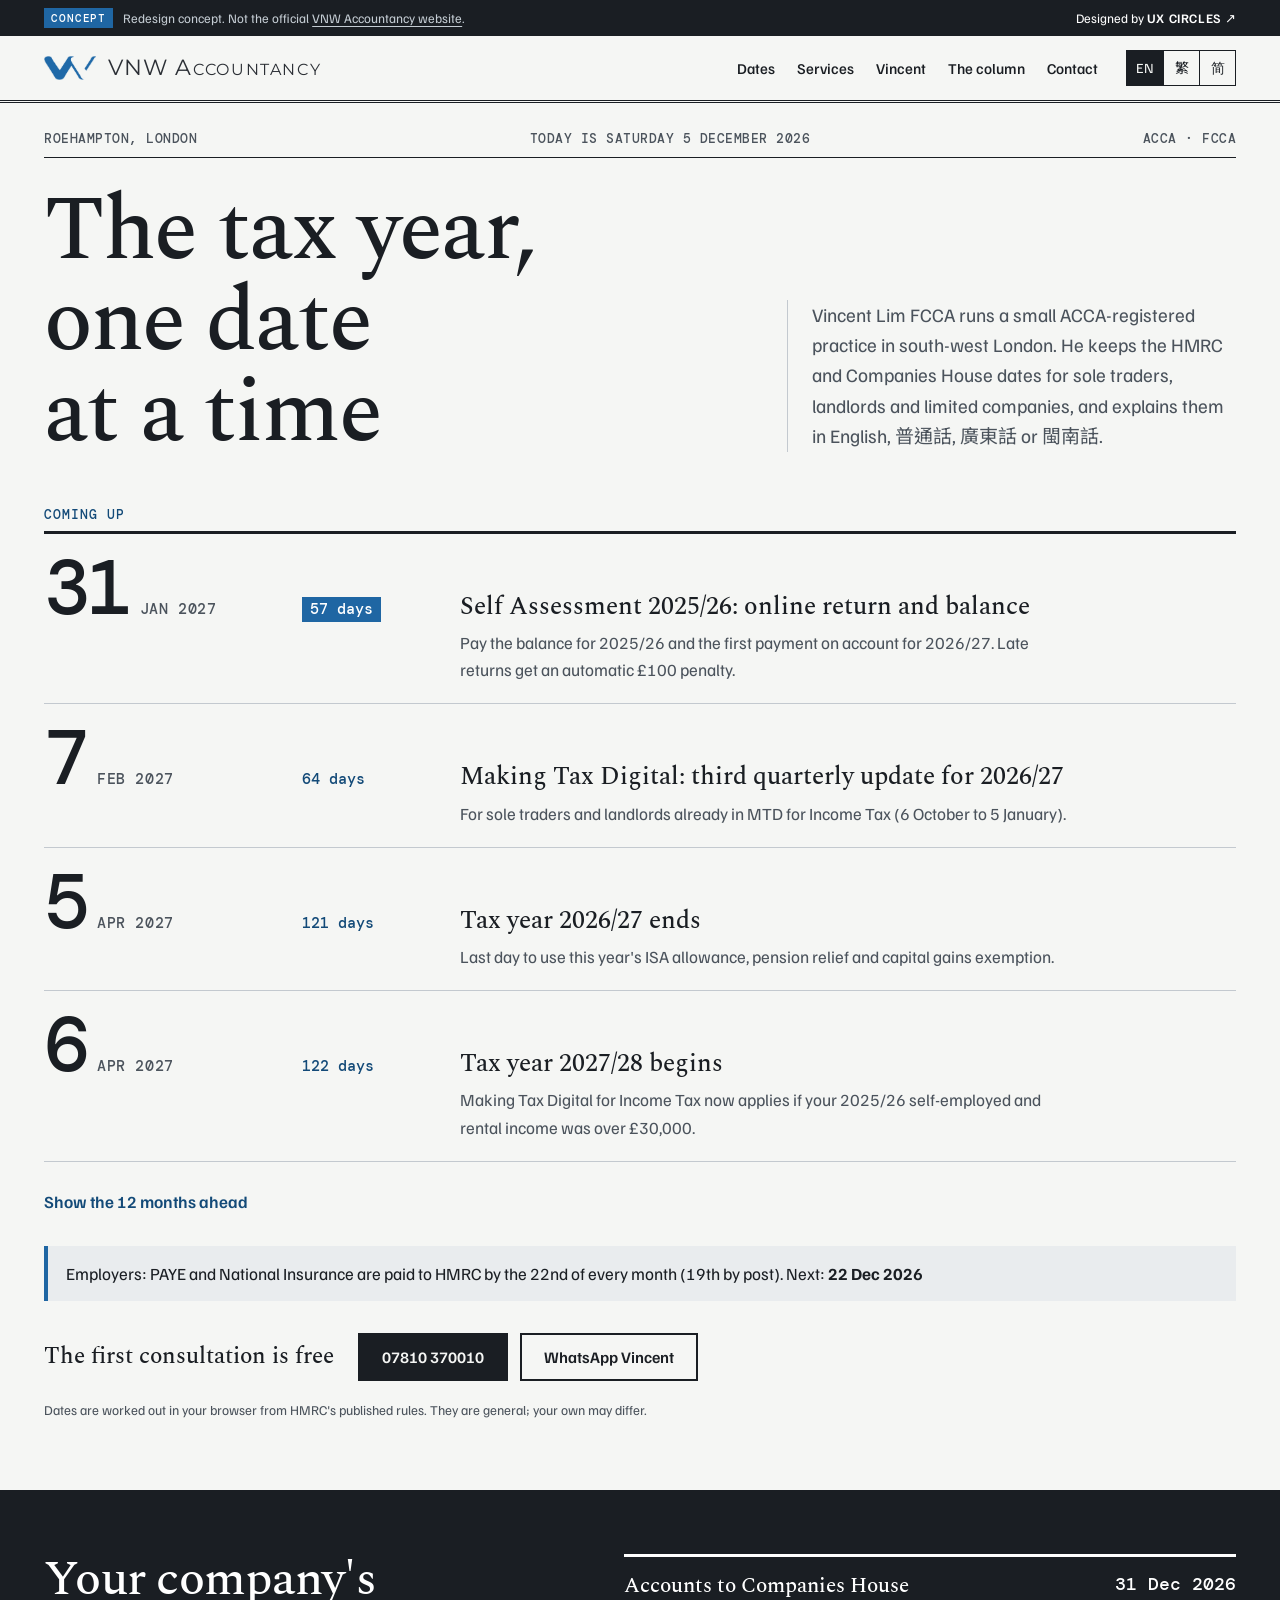
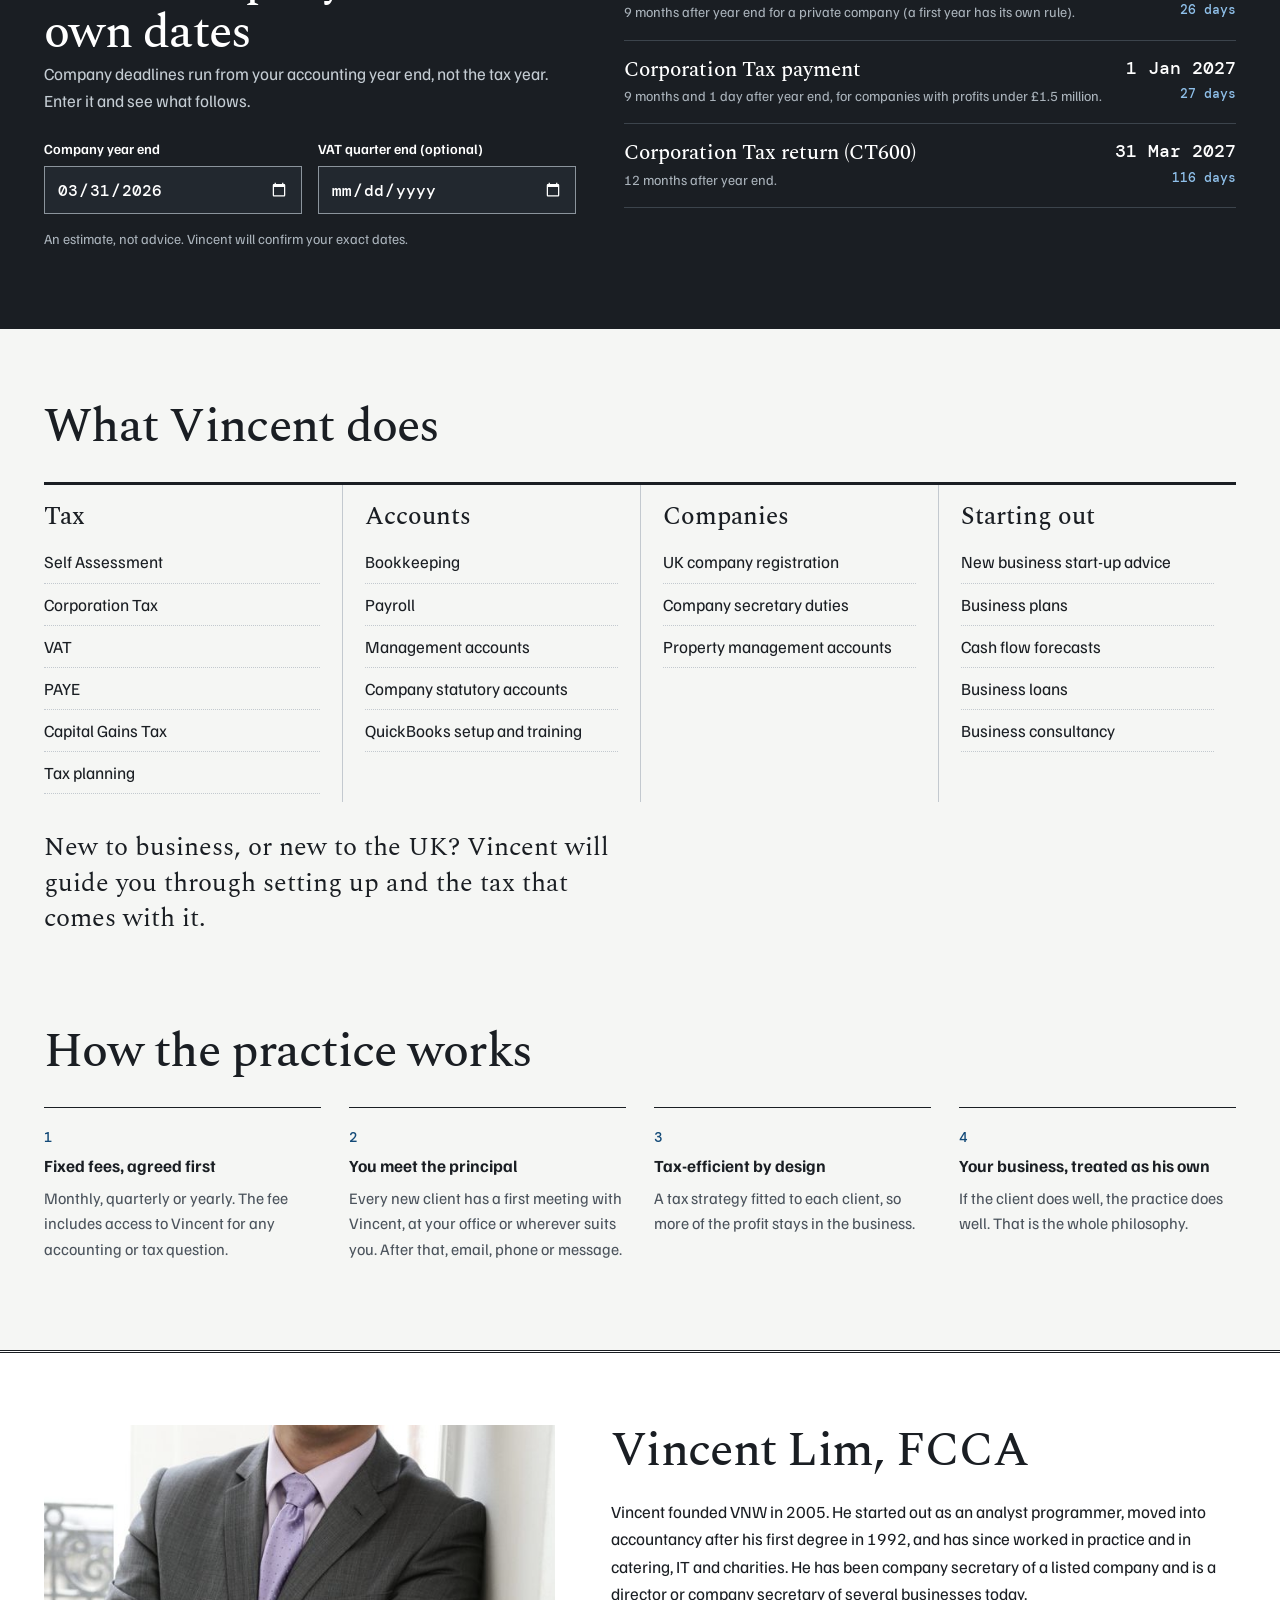
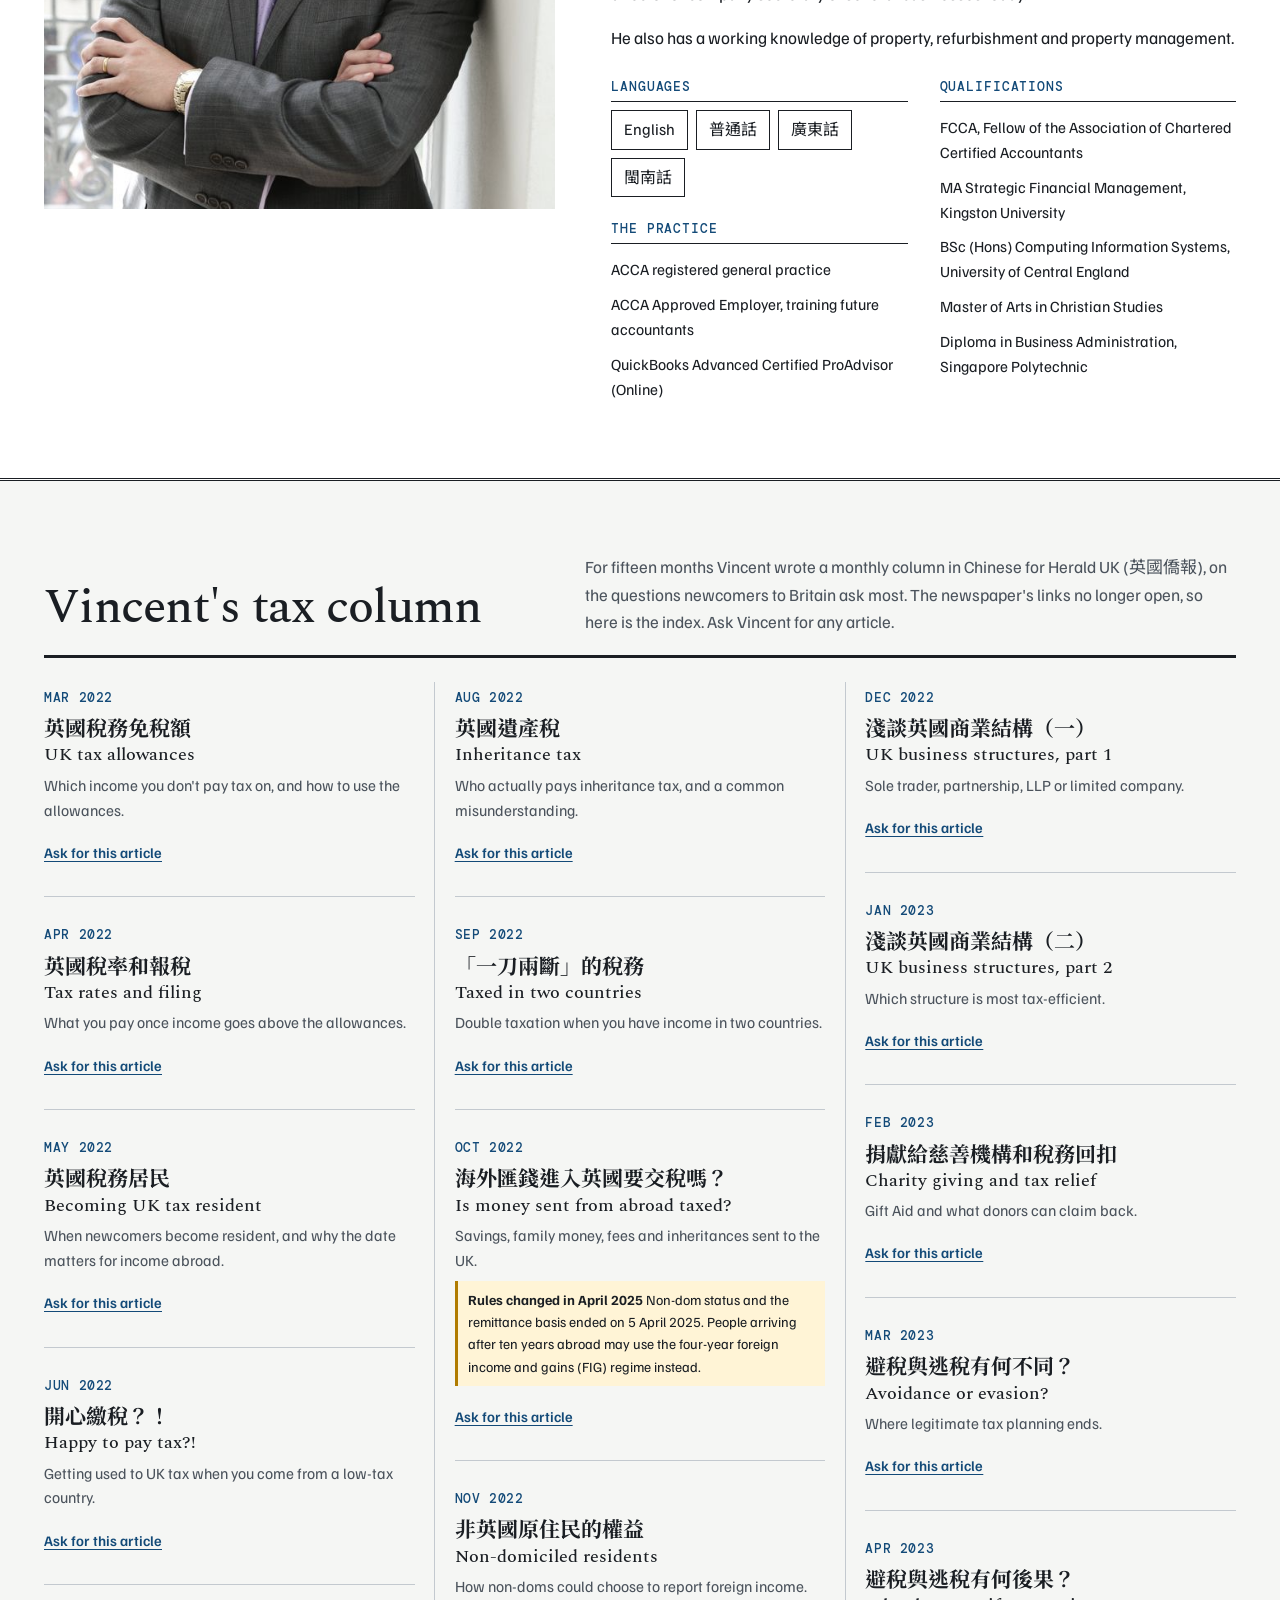
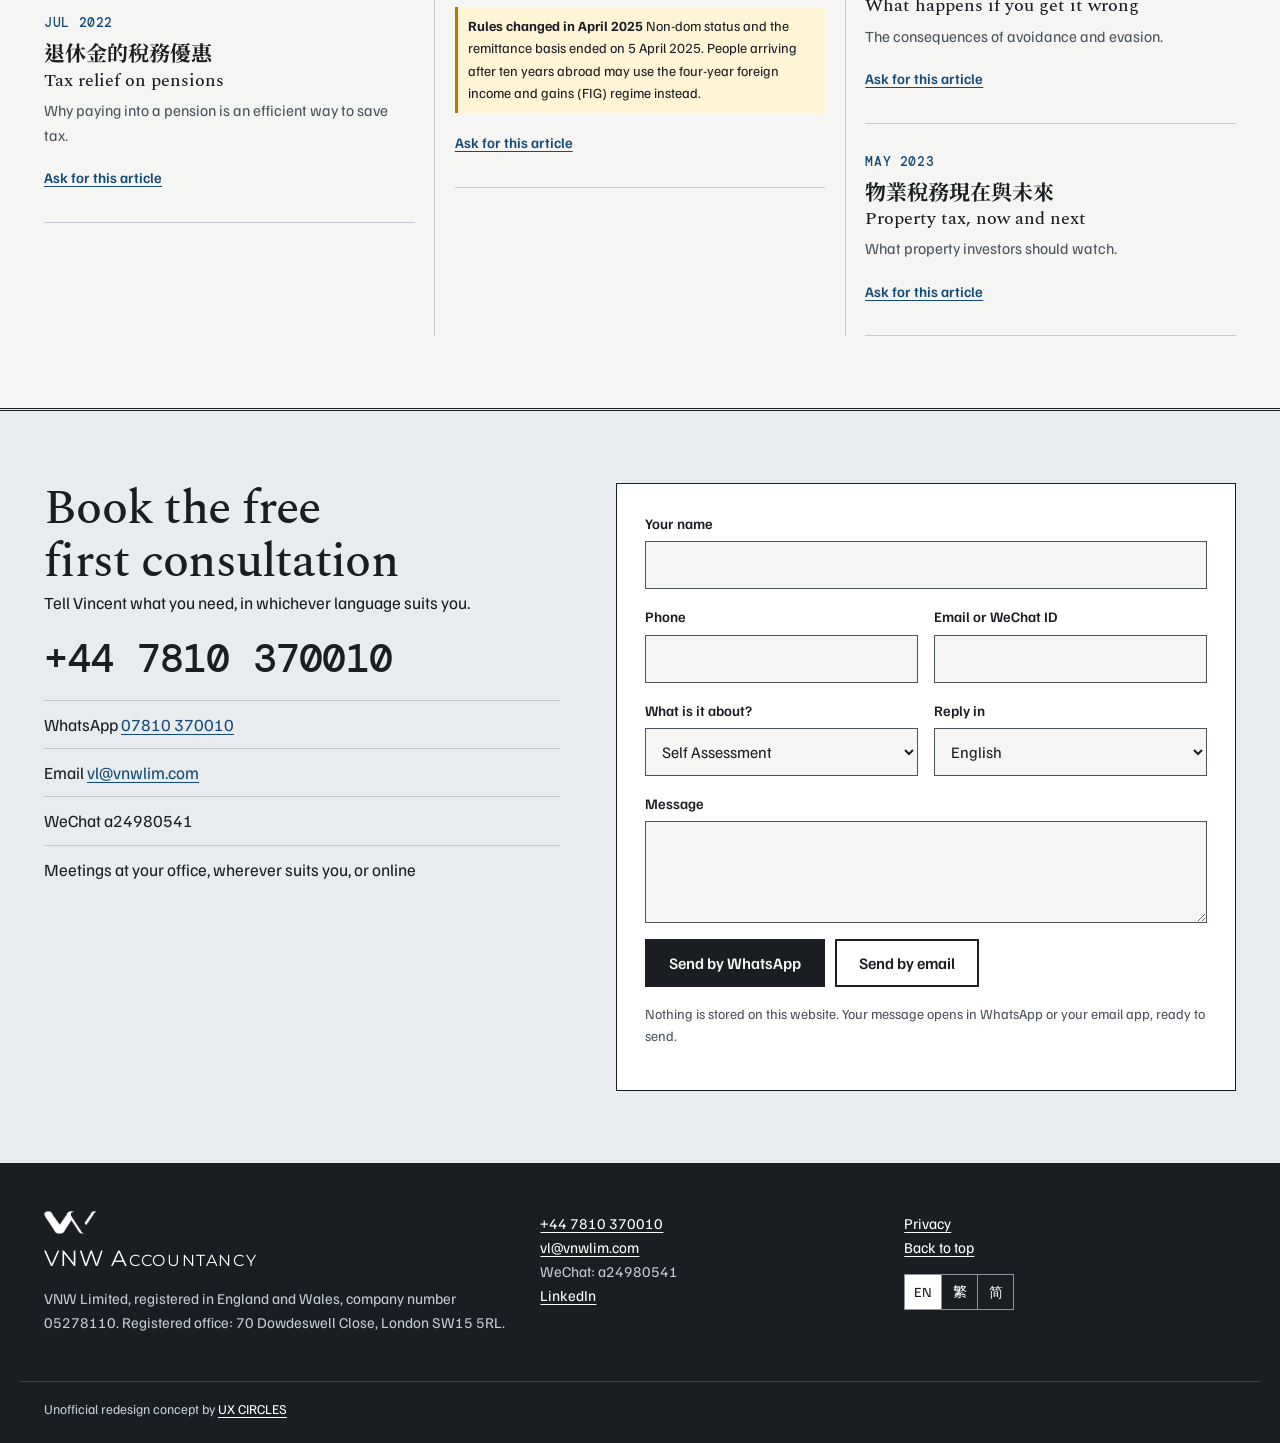
<file: index.html>
<!doctype html>
<html lang="en-GB">
<head>
<meta charset="utf-8">
<meta name="viewport" content="width=device-width, initial-scale=1">
<meta name="robots" content="noindex, nofollow">
<title>VNW Accountancy | Vincent Lim FCCA, accountant in south-west London</title>
<meta name="description" content="Tax and accounts for sole traders, landlords and limited companies, in English, Mandarin, Cantonese and Hokkien.">
<meta name="theme-color" content="#f5f6f4">
<link rel="icon" href="assets/img/favicon.svg" type="image/svg+xml">
<link rel="alternate" hreflang="en-GB" href="https://uxcircles.github.io/vnwlim/">
<link rel="alternate" hreflang="zh-Hant" href="https://uxcircles.github.io/vnwlim/zh/">
<link rel="alternate" hreflang="zh-Hans" href="https://uxcircles.github.io/vnwlim/sc/">
<link rel="preload" href="assets/fonts/spectral-500.woff2" as="font" type="font/woff2" crossorigin>
<link rel="preload" href="assets/fonts/familjen.woff2" as="font" type="font/woff2" crossorigin>
<link rel="stylesheet" href="assets/css/site.css?v=912aa85d">
</head>
<body>
<a class="skip" href="#main">Skip to content</a>
<div class="concept" role="note"><div class="concept-in">
<p><span class="concept-tag">Concept</span><span class="concept-long">Redesign concept. Not the official <a href="https://www.vnwlim.com/" target="_blank" rel="noopener">VNW Accountancy website</a>.</span></p>
<a class="concept-by" href="https://ux-circles.com/professionals" target="_blank" rel="noopener"><span class="concept-by-pre">Designed by </span><strong>UX CIRCLES</strong> ↗</a></div></div><header class="mast" id="top">
<div class="mast-in">
<a class="brand" href="./" aria-label="VNW Accountancy">
<img src="assets/img/vw-mark.png" width="61" height="27" alt=""><span class="brand-name" aria-hidden="true">VNW <span class="sc">Accountancy</span></span></a>
<nav class="nav" id="nav" aria-label="Menu"><a href="#dates">Dates</a><a href="#services">Services</a><a href="#vincent">Vincent</a><a href="#column">The column</a><a href="#contact">Contact</a></nav>
<nav class="lang" aria-label="Language / 語言"><a href="./" hreflang="en-GB" lang="en-GB" aria-current="true" title="English">EN</a><a href="zh/" hreflang="zh-Hant" lang="zh-Hant" title="繁體中文">繁</a><a href="sc/" hreflang="zh-Hans" lang="zh-Hans" title="简体中文">简</a></nav>
<button class="menu-btn" aria-expanded="false" aria-controls="nav">Menu</button>
</div>
</header><main id="main">
<section class="hero" id="dates" aria-labelledby="h1">
<div class="wrap">
<p class="dateline"><span>Roehampton, London</span><span>Today is <time id="today" datetime="2026-11-18">Wednesday 18 November 2026</time></span><span>ACCA · FCCA</span></p>
<div class="hero-top"><h1 id="h1">The tax year, one date at a time</h1>
<p class="lede">Vincent Lim FCCA runs a small ACCA-registered practice in south-west London. He keeps the HMRC and Companies House dates for sole traders, landlords and limited companies, and explains them in English, <span lang="zh-Hant" class="nw">普通話</span>, <span lang="zh-Hant" class="nw">廣東話</span> or <span lang="zh-Hant" class="nw">閩南話</span>.</p></div>
<h2 class="d-head">Coming up</h2>
<ol class="d-list" id="d-next">
<li class="d-row"><time class="d-date" datetime="2027-01-31"><span class="d-day">31</span><span class="d-mon">Jan 2027</span></time>
<span class="d-count">74 days</span><div class="d-text"><h3>Self Assessment 2025/26: online return and balance</h3><p>Pay the balance for 2025/26 and the first payment on account for 2026/27. Late returns get an automatic £100 penalty.</p></div></li>
<li class="d-row"><time class="d-date" datetime="2027-02-07"><span class="d-day">7</span><span class="d-mon">Feb 2027</span></time>
<span class="d-count">81 days</span><div class="d-text"><h3>Making Tax Digital: third quarterly update for 2026/27</h3><p>For sole traders and landlords already in MTD for Income Tax (6 October to 5 January).</p></div></li>
<li class="d-row"><time class="d-date" datetime="2027-04-05"><span class="d-day">5</span><span class="d-mon">Apr 2027</span></time>
<span class="d-count">138 days</span><div class="d-text"><h3>Tax year 2026/27 ends</h3><p>Last day to use this year's ISA allowance, pension relief and capital gains exemption.</p></div></li>
<li class="d-row"><time class="d-date" datetime="2027-04-06"><span class="d-day">6</span><span class="d-mon">Apr 2027</span></time>
<span class="d-count">139 days</span><div class="d-text"><h3>Tax year 2027/28 begins</h3><p>Making Tax Digital for Income Tax now applies if your 2025/26 self-employed and rental income was over £30,000.</p></div></li>
</ol>
<details class="d-more"><summary>Show the 12 months ahead</summary>
<ol class="d-list d-list-sm" id="d-year">
<li class="d-row"><time class="d-date" datetime="2027-01-31"><span class="d-day">31</span><span class="d-mon">Jan 2027</span></time>
<span class="d-count">74 days</span><div class="d-text"><h3>Self Assessment 2025/26: online return and balance</h3><p>Pay the balance for 2025/26 and the first payment on account for 2026/27. Late returns get an automatic £100 penalty.</p></div></li>
<li class="d-row"><time class="d-date" datetime="2027-02-07"><span class="d-day">7</span><span class="d-mon">Feb 2027</span></time>
<span class="d-count">81 days</span><div class="d-text"><h3>Making Tax Digital: third quarterly update for 2026/27</h3><p>For sole traders and landlords already in MTD for Income Tax (6 October to 5 January).</p></div></li>
<li class="d-row"><time class="d-date" datetime="2027-04-05"><span class="d-day">5</span><span class="d-mon">Apr 2027</span></time>
<span class="d-count">138 days</span><div class="d-text"><h3>Tax year 2026/27 ends</h3><p>Last day to use this year's ISA allowance, pension relief and capital gains exemption.</p></div></li>
<li class="d-row"><time class="d-date" datetime="2027-04-06"><span class="d-day">6</span><span class="d-mon">Apr 2027</span></time>
<span class="d-count">139 days</span><div class="d-text"><h3>Tax year 2027/28 begins</h3><p>Making Tax Digital for Income Tax now applies if your 2025/26 self-employed and rental income was over £30,000.</p></div></li>
<li class="d-row"><time class="d-date" datetime="2027-05-07"><span class="d-day">7</span><span class="d-mon">May 2027</span></time>
<span class="d-count">170 days</span><div class="d-text"><h3>Making Tax Digital: fourth quarterly update for 2026/27</h3><p>Covers 6 January to 5 April. The year is finalised in your return by 31 January.</p></div></li>
<li class="d-row"><time class="d-date" datetime="2027-05-31"><span class="d-day">31</span><span class="d-mon">May 2027</span></time>
<span class="d-count">194 days</span><div class="d-text"><h3>Employers: give staff their P60 for 2026/27</h3><p>Every employee on the payroll at 5 April gets one.</p></div></li>
<li class="d-row"><time class="d-date" datetime="2027-07-06"><span class="d-day">6</span><span class="d-mon">Jul 2027</span></time>
<span class="d-count">230 days</span><div class="d-text"><h3>Employers: P11D and P11D(b) for 2026/27</h3><p>Report company cars, health cover and other benefits in kind.</p></div></li>
<li class="d-row"><time class="d-date" datetime="2027-07-31"><span class="d-day">31</span><span class="d-mon">Jul 2027</span></time>
<span class="d-count">255 days</span><div class="d-text"><h3>Second payment on account for 2026/27</h3><p>For anyone whose last Self Assessment bill was over £1,000.</p></div></li>
<li class="d-row"><time class="d-date" datetime="2027-08-07"><span class="d-day">7</span><span class="d-mon">Aug 2027</span></time>
<span class="d-count">262 days</span><div class="d-text"><h3>Making Tax Digital: first quarterly update for 2027/28</h3><p>Covers 6 April to 5 July, sent from MTD-compatible software.</p></div></li>
<li class="d-row"><time class="d-date" datetime="2027-10-05"><span class="d-day">5</span><span class="d-mon">Oct 2027</span></time>
<span class="d-count">321 days</span><div class="d-text"><h3>Register for Self Assessment for 2026/27</h3><p>If you started self-employment, letting or other untaxed income last tax year.</p></div></li>
<li class="d-row"><time class="d-date" datetime="2027-10-31"><span class="d-day">31</span><span class="d-mon">Oct 2027</span></time>
<span class="d-count">347 days</span><div class="d-text"><h3>Paper Self Assessment return for 2026/27</h3><p>Filing online instead gives you until 31 January.</p></div></li>
<li class="d-row"><time class="d-date" datetime="2027-11-07"><span class="d-day">7</span><span class="d-mon">Nov 2027</span></time>
<span class="d-count">354 days</span><div class="d-text"><h3>Making Tax Digital: second quarterly update for 2027/28</h3><p>Covers 6 July to 5 October.</p></div></li>
</ol></details>
<p class="d-paye">Employers: PAYE and National Insurance are paid to HMRC by the 22nd of every month (19th by post). Next: <strong id="paye">22 Nov 2026</strong></p>
<div class="hero-cta"><p class="cta-label">The first consultation is free</p>
<a class="btn btn-ink" href="tel:+447810370010">07810 370010</a>
<a class="btn" href="https://wa.me/447810370010" target="_blank" rel="noopener">WhatsApp Vincent</a></div>
<p class="d-note">Dates are worked out in your browser from HMRC's published rules. They are general; your own may differ.</p>
</div>
</section>

<section class="co" id="company" aria-labelledby="co-h">
<div class="wrap co-in">
<div><h2 id="co-h">Your company's own dates</h2><p>Company deadlines run from your accounting year end, not the tax year. Enter it and see what follows.</p>
<form class="co-form" onsubmit="return false">
<label>Company year end<input type="date" id="co-ye" value="2026-03-31"></label>
<label>VAT quarter end (optional)<input type="date" id="co-vat"></label>
</form>
<p class="small">An estimate, not advice. Vincent will confirm your exact dates.</p></div>
<ol class="co-out" id="co-out" aria-live="polite"><li>Choose a date to see your deadlines</li></ol>
</div>
</section>

<section class="svc" id="services" aria-labelledby="svc-h">
<div class="wrap">
<h2 id="svc-h">What Vincent does</h2>
<div class="svc-grid"><div class="svc-col"><h3>Tax</h3><ul><li>Self Assessment</li><li>Corporation Tax</li><li>VAT</li><li>PAYE</li><li>Capital Gains Tax</li><li>Tax planning</li></ul></div><div class="svc-col"><h3>Accounts</h3><ul><li>Bookkeeping</li><li>Payroll</li><li>Management accounts</li><li>Company statutory accounts</li><li>QuickBooks setup and training</li></ul></div><div class="svc-col"><h3>Companies</h3><ul><li>UK company registration</li><li>Company secretary duties</li><li>Property management accounts</li></ul></div><div class="svc-col"><h3>Starting out</h3><ul><li>New business start-up advice</li><li>Business plans</li><li>Cash flow forecasts</li><li>Business loans</li><li>Business consultancy</li></ul></div></div>
<p class="svc-new">New to business, or new to the UK? Vincent will guide you through setting up and the tax that comes with it.</p>
</div>
</section>

<section class="ways" aria-labelledby="ways-h">
<div class="wrap"><h2 id="ways-h">How the practice works</h2><ol class="ways-list"><li><span class="w-n">1</span><h3>Fixed fees, agreed first</h3><p>Monthly, quarterly or yearly. The fee includes access to Vincent for any accounting or tax question.</p></li><li><span class="w-n">2</span><h3>You meet the principal</h3><p>Every new client has a first meeting with Vincent, at your office or wherever suits you. After that, email, phone or message.</p></li><li><span class="w-n">3</span><h3>Tax-efficient by design</h3><p>A tax strategy fitted to each client, so more of the profit stays in the business.</p></li><li><span class="w-n">4</span><h3>Your business, treated as his own</h3><p>If the client does well, the practice does well. That is the whole philosophy.</p></li></ol></div>
</section>

<section class="vin" id="vincent" aria-labelledby="vin-h">
<div class="wrap vin-in">
<figure class="vin-photo"><img src="assets/img/vincent-700.jpg" srcset="assets/img/vincent-700.jpg 700w, assets/img/vincent.jpg 1400w" sizes="(min-width: 900px) 40vw, 100vw" width="700" height="467" alt="Vincent Lim in a grey suit, arms folded, by a window" loading="lazy"></figure>
<div class="vin-text">
<h2 id="vin-h">Vincent Lim, FCCA</h2>
<p>Vincent founded VNW in 2005. He started out as an analyst programmer, moved into accountancy after his first degree in 1992, and has since worked in practice and in catering, IT and charities. He has been company secretary of a listed company and is a director or company secretary of several businesses today.</p><p>He also has a working knowledge of property, refurbishment and property management.</p>
<div class="vin-facts">
<div><h3>Languages</h3><ul class="langs"><li lang="en">English</li><li lang="zh-Hant">普通話</li><li lang="zh-Hant">廣東話</li><li lang="zh-Hant">閩南話</li></ul></div>
<div><h3>Qualifications</h3><ul><li>FCCA, Fellow of the Association of Chartered Certified Accountants</li><li>MA Strategic Financial Management, Kingston University</li><li>BSc (Hons) Computing Information Systems, University of Central England</li><li>Master of Arts in Christian Studies</li><li>Diploma in Business Administration, Singapore Polytechnic</li></ul></div>
<div><h3>The practice</h3><ul><li>ACCA registered general practice</li><li>ACCA Approved Employer, training future accountants</li><li>QuickBooks Advanced Certified ProAdvisor (Online)</li></ul></div>
</div></div>
</div>
</section>

<section class="col" id="column" aria-labelledby="col-h">
<div class="wrap">
<div class="col-head"><h2 id="col-h">Vincent's tax column</h2><p>For fifteen months Vincent wrote a monthly column in Chinese for Herald UK (英國僑報), on the questions newcomers to Britain ask most. The newspaper's links no longer open, so here is the index. Ask Vincent for any article.</p></div>
<ol class="col-grid"><li class="c-item"><time datetime="2022-03">Mar 2022</time><h3><span lang="zh-Hant">英國稅務免稅額</span><span class="c-en">UK tax allowances</span></h3><p>Which income you don't pay tax on, and how to use the allowances.</p><a class="c-ask" href="https://wa.me/447810370010?text=Hello%20Vincent%2C%20%E8%8B%B1%E5%9C%8B%E7%A8%85%E5%8B%99%E5%85%8D%E7%A8%85%E9%A1%8D%20%282022-03%29" target="_blank" rel="noopener">Ask for this article</a></li><li class="c-item"><time datetime="2022-04">Apr 2022</time><h3><span lang="zh-Hant">英國稅率和報稅</span><span class="c-en">Tax rates and filing</span></h3><p>What you pay once income goes above the allowances.</p><a class="c-ask" href="https://wa.me/447810370010?text=Hello%20Vincent%2C%20%E8%8B%B1%E5%9C%8B%E7%A8%85%E7%8E%87%E5%92%8C%E5%A0%B1%E7%A8%85%20%282022-04%29" target="_blank" rel="noopener">Ask for this article</a></li><li class="c-item"><time datetime="2022-05">May 2022</time><h3><span lang="zh-Hant">英國稅務居民</span><span class="c-en">Becoming UK tax resident</span></h3><p>When newcomers become resident, and why the date matters for income abroad.</p><a class="c-ask" href="https://wa.me/447810370010?text=Hello%20Vincent%2C%20%E8%8B%B1%E5%9C%8B%E7%A8%85%E5%8B%99%E5%B1%85%E6%B0%91%20%282022-05%29" target="_blank" rel="noopener">Ask for this article</a></li><li class="c-item"><time datetime="2022-06">Jun 2022</time><h3><span lang="zh-Hant">開心繳稅？！</span><span class="c-en">Happy to pay tax?!</span></h3><p>Getting used to UK tax when you come from a low-tax country.</p><a class="c-ask" href="https://wa.me/447810370010?text=Hello%20Vincent%2C%20%E9%96%8B%E5%BF%83%E7%B9%B3%E7%A8%85%EF%BC%9F%EF%BC%81%20%282022-06%29" target="_blank" rel="noopener">Ask for this article</a></li><li class="c-item"><time datetime="2022-07">Jul 2022</time><h3><span lang="zh-Hant">退休金的稅務優惠</span><span class="c-en">Tax relief on pensions</span></h3><p>Why paying into a pension is an efficient way to save tax.</p><a class="c-ask" href="https://wa.me/447810370010?text=Hello%20Vincent%2C%20%E9%80%80%E4%BC%91%E9%87%91%E7%9A%84%E7%A8%85%E5%8B%99%E5%84%AA%E6%83%A0%20%282022-07%29" target="_blank" rel="noopener">Ask for this article</a></li><li class="c-item"><time datetime="2022-08">Aug 2022</time><h3><span lang="zh-Hant">英國遺產稅</span><span class="c-en">Inheritance tax</span></h3><p>Who actually pays inheritance tax, and a common misunderstanding.</p><a class="c-ask" href="https://wa.me/447810370010?text=Hello%20Vincent%2C%20%E8%8B%B1%E5%9C%8B%E9%81%BA%E7%94%A2%E7%A8%85%20%282022-08%29" target="_blank" rel="noopener">Ask for this article</a></li><li class="c-item"><time datetime="2022-09">Sep 2022</time><h3><span lang="zh-Hant">「一刀兩斷」的稅務</span><span class="c-en">Taxed in two countries</span></h3><p>Double taxation when you have income in two countries.</p><a class="c-ask" href="https://wa.me/447810370010?text=Hello%20Vincent%2C%20%E3%80%8C%E4%B8%80%E5%88%80%E5%85%A9%E6%96%B7%E3%80%8D%E7%9A%84%E7%A8%85%E5%8B%99%20%282022-09%29" target="_blank" rel="noopener">Ask for this article</a></li><li class="c-item"><time datetime="2022-10">Oct 2022</time><h3><span lang="zh-Hant">海外匯錢進入英國要交稅嗎？</span><span class="c-en">Is money sent from abroad taxed?</span></h3><p>Savings, family money, fees and inheritances sent to the UK.</p><p class="c-flag"><strong>Rules changed in April 2025</strong> Non-dom status and the remittance basis ended on 5 April 2025. People arriving after ten years abroad may use the four-year foreign income and gains (FIG) regime instead.</p><a class="c-ask" href="https://wa.me/447810370010?text=Hello%20Vincent%2C%20%E6%B5%B7%E5%A4%96%E5%8C%AF%E9%8C%A2%E9%80%B2%E5%85%A5%E8%8B%B1%E5%9C%8B%E8%A6%81%E4%BA%A4%E7%A8%85%E5%97%8E%EF%BC%9F%20%282022-10%29" target="_blank" rel="noopener">Ask for this article</a></li><li class="c-item"><time datetime="2022-11">Nov 2022</time><h3><span lang="zh-Hant">非英國原住民的權益</span><span class="c-en">Non-domiciled residents</span></h3><p>How non-doms could choose to report foreign income.</p><p class="c-flag"><strong>Rules changed in April 2025</strong> Non-dom status and the remittance basis ended on 5 April 2025. People arriving after ten years abroad may use the four-year foreign income and gains (FIG) regime instead.</p><a class="c-ask" href="https://wa.me/447810370010?text=Hello%20Vincent%2C%20%E9%9D%9E%E8%8B%B1%E5%9C%8B%E5%8E%9F%E4%BD%8F%E6%B0%91%E7%9A%84%E6%AC%8A%E7%9B%8A%20%282022-11%29" target="_blank" rel="noopener">Ask for this article</a></li><li class="c-item"><time datetime="2022-12">Dec 2022</time><h3><span lang="zh-Hant">淺談英國商業結構（一）</span><span class="c-en">UK business structures, part 1</span></h3><p>Sole trader, partnership, LLP or limited company.</p><a class="c-ask" href="https://wa.me/447810370010?text=Hello%20Vincent%2C%20%E6%B7%BA%E8%AB%87%E8%8B%B1%E5%9C%8B%E5%95%86%E6%A5%AD%E7%B5%90%E6%A7%8B%EF%BC%88%E4%B8%80%EF%BC%89%20%282022-12%29" target="_blank" rel="noopener">Ask for this article</a></li><li class="c-item"><time datetime="2023-01">Jan 2023</time><h3><span lang="zh-Hant">淺談英國商業結構（二）</span><span class="c-en">UK business structures, part 2</span></h3><p>Which structure is most tax-efficient.</p><a class="c-ask" href="https://wa.me/447810370010?text=Hello%20Vincent%2C%20%E6%B7%BA%E8%AB%87%E8%8B%B1%E5%9C%8B%E5%95%86%E6%A5%AD%E7%B5%90%E6%A7%8B%EF%BC%88%E4%BA%8C%EF%BC%89%20%282023-01%29" target="_blank" rel="noopener">Ask for this article</a></li><li class="c-item"><time datetime="2023-02">Feb 2023</time><h3><span lang="zh-Hant">捐獻給慈善機構和稅務回扣</span><span class="c-en">Charity giving and tax relief</span></h3><p>Gift Aid and what donors can claim back.</p><a class="c-ask" href="https://wa.me/447810370010?text=Hello%20Vincent%2C%20%E6%8D%90%E7%8D%BB%E7%B5%A6%E6%85%88%E5%96%84%E6%A9%9F%E6%A7%8B%E5%92%8C%E7%A8%85%E5%8B%99%E5%9B%9E%E6%89%A3%20%282023-02%29" target="_blank" rel="noopener">Ask for this article</a></li><li class="c-item"><time datetime="2023-03">Mar 2023</time><h3><span lang="zh-Hant">避稅與逃稅有何不同？</span><span class="c-en">Avoidance or evasion?</span></h3><p>Where legitimate tax planning ends.</p><a class="c-ask" href="https://wa.me/447810370010?text=Hello%20Vincent%2C%20%E9%81%BF%E7%A8%85%E8%88%87%E9%80%83%E7%A8%85%E6%9C%89%E4%BD%95%E4%B8%8D%E5%90%8C%EF%BC%9F%20%282023-03%29" target="_blank" rel="noopener">Ask for this article</a></li><li class="c-item"><time datetime="2023-04">Apr 2023</time><h3><span lang="zh-Hant">避稅與逃稅有何後果？</span><span class="c-en">What happens if you get it wrong</span></h3><p>The consequences of avoidance and evasion.</p><a class="c-ask" href="https://wa.me/447810370010?text=Hello%20Vincent%2C%20%E9%81%BF%E7%A8%85%E8%88%87%E9%80%83%E7%A8%85%E6%9C%89%E4%BD%95%E5%BE%8C%E6%9E%9C%EF%BC%9F%20%282023-04%29" target="_blank" rel="noopener">Ask for this article</a></li><li class="c-item"><time datetime="2023-05">May 2023</time><h3><span lang="zh-Hant">物業稅務現在與未來</span><span class="c-en">Property tax, now and next</span></h3><p>What property investors should watch.</p><a class="c-ask" href="https://wa.me/447810370010?text=Hello%20Vincent%2C%20%E7%89%A9%E6%A5%AD%E7%A8%85%E5%8B%99%E7%8F%BE%E5%9C%A8%E8%88%87%E6%9C%AA%E4%BE%86%20%282023-05%29" target="_blank" rel="noopener">Ask for this article</a></li></ol>
</div>
</section>

<section class="contact" id="contact" aria-labelledby="ct-h">
<div class="wrap ct-in">
<div class="ct-info">
<h2 id="ct-h">Book the free first consultation</h2>
<p>Tell Vincent what you need, in whichever language suits you.</p>
<p class="ct-phone"><a href="tel:+447810370010">+44 7810 370010</a></p>
<ul class="ct-list"><li>WhatsApp <a href="https://wa.me/447810370010" target="_blank" rel="noopener">07810 370010</a></li>
<li>Email <a href="mailto:vl@vnwlim.com">vl@vnwlim.com</a></li><li>WeChat a24980541</li>
<li>Meetings at your office, wherever suits you, or online</li></ul>
</div>
<form class="ct-form" id="ct-form" novalidate>
<label>Your name<input name="name" autocomplete="name" required></label>
<div class="two"><label>Phone<input name="phone" type="tel" autocomplete="tel"></label>
<label>Email or WeChat ID<input name="reach" autocomplete="email"></label></div>
<div class="two"><label>What is it about?<select name="topic"><option>Self Assessment</option><option>Company accounts and Corporation Tax</option><option>VAT or payroll</option><option>Starting a business</option><option>New to the UK</option><option>Landlord or property</option><option>Something else</option></select></label>
<label>Reply in<select name="lang"><option selected>English</option><option>普通話</option><option>廣東話</option><option>閩南話</option></select></label></div>
<label>Message<textarea name="msg" rows="4"></textarea></label>
<p class="ct-err" id="ct-err" role="alert" hidden></p>
<div class="ct-btns"><button class="btn btn-ink" value="wa">Send by WhatsApp</button><button class="btn" value="mail">Send by email</button></div>
<p class="small">Nothing is stored on this website. Your message opens in WhatsApp or your email app, ready to send.</p>
</form>
</div>
</section>
</main><footer class="foot">
<div class="wrap foot-in">
<div><img src="assets/img/vw-mark.png" width="61" height="27" alt=""><p class="foot-name"><span class="brand-name">VNW <span class="sc">Accountancy</span></span></p>
<p>VNW Limited, registered in England and Wales, company number 05278110. Registered office: 70 Dowdeswell Close, London SW15 5RL.</p></div>
<div><p><a href="tel:+447810370010">+44 7810 370010</a><br><a href="mailto:vl@vnwlim.com">vl@vnwlim.com</a><br>WeChat: a24980541<br>
<a href="https://www.linkedin.com/in/vincent-lim-140ba69/" target="_blank" rel="noopener">LinkedIn</a></p></div>
<div><p><a href="privacy.html">Privacy</a><br><a href="#top">Back to top</a></p>
<nav class="lang lang-foot" aria-label="Language / 語言"><a href="./" hreflang="en-GB" lang="en-GB" aria-current="true" title="English">EN</a><a href="zh/" hreflang="zh-Hant" lang="zh-Hant" title="繁體中文">繁</a><a href="sc/" hreflang="zh-Hans" lang="zh-Hans" title="简体中文">简</a></nav></div>
</div>
<p class="wrap foot-note">Unofficial redesign concept by <a href="https://ux-circles.com/professionals" target="_blank" rel="noopener">UX CIRCLES</a></p>
</footer>
<nav class="mbar" aria-label="Call">
<a href="tel:+447810370010">Call</a><a href="https://wa.me/447810370010" target="_blank" rel="noopener">WhatsApp</a><a href="mailto:vl@vnwlim.com">Email</a>
</nav><script>window.VNW={"lang": "en", "deadlines": [{"m": 1, "d": 31, "from": null, "t": "Self Assessment {a}: online return and balance", "w": "Pay the balance for {a} and the first payment on account for {b}. Late returns get an automatic £100 penalty.", "y": {}}, {"m": 2, "d": 7, "from": "2026-08-07", "t": "Making Tax Digital: third quarterly update for {b}", "w": "For sole traders and landlords already in MTD for Income Tax (6 October to 5 January).", "y": {}}, {"m": 4, "d": 5, "from": null, "t": "Tax year {b} ends", "w": "Last day to use this year's ISA allowance, pension relief and capital gains exemption.", "y": {}}, {"m": 4, "d": 6, "from": null, "t": "Tax year {c} begins", "w": "New allowances and rates apply from today.", "y": {"2027": "Making Tax Digital for Income Tax now applies if your 2025/26 self-employed and rental income was over £30,000.", "2028": "Making Tax Digital for Income Tax now applies if your 2026/27 self-employed and rental income was over £20,000."}}, {"m": 5, "d": 7, "from": "2026-08-07", "t": "Making Tax Digital: fourth quarterly update for {b}", "w": "Covers 6 January to 5 April. The year is finalised in your return by 31 January.", "y": {}}, {"m": 5, "d": 31, "from": null, "t": "Employers: give staff their P60 for {b}", "w": "Every employee on the payroll at 5 April gets one.", "y": {}}, {"m": 7, "d": 6, "from": null, "t": "Employers: P11D and P11D(b) for {b}", "w": "Report company cars, health cover and other benefits in kind.", "y": {}}, {"m": 7, "d": 31, "from": null, "t": "Second payment on account for {b}", "w": "For anyone whose last Self Assessment bill was over £1,000.", "y": {}}, {"m": 8, "d": 7, "from": "2026-08-07", "t": "Making Tax Digital: first quarterly update for {c}", "w": "Covers 6 April to 5 July, sent from MTD-compatible software.", "y": {}}, {"m": 10, "d": 5, "from": null, "t": "Register for Self Assessment for {b}", "w": "If you started self-employment, letting or other untaxed income last tax year.", "y": {}}, {"m": 10, "d": 31, "from": null, "t": "Paper Self Assessment return for {b}", "w": "Filing online instead gives you until 31 January.", "y": {}}, {"m": 11, "d": 7, "from": "2026-08-07", "t": "Making Tax Digital: second quarterly update for {c}", "w": "Covers 6 July to 5 October.", "y": {}}], "ui": {"days": "{n} days", "day": "Tomorrow", "today": "Today", "months": ["Jan", "Feb", "Mar", "Apr", "May", "Jun", "Jul", "Aug", "Sep", "Oct", "Nov", "Dec"]}, "co": {"rows": {"ct_pay": "Corporation Tax payment", "ch": "Accounts to Companies House", "ct600": "Corporation Tax return (CT600)", "vat": "VAT return and payment"}, "notes": {"ct_pay": "9 months and 1 day after year end, for companies with profits under £1.5 million.", "ch": "9 months after year end for a private company (a first year has its own rule).", "ct600": "12 months after year end.", "vat": "1 month and 7 days after the quarter ends, through MTD software."}, "empty": "Choose a date to see your deadlines", "passed": "passed"}, "form": {"need": "Please add your name and a way to reach you.", "hello": "Hello Vincent", "name": "Your name", "phone": "Phone", "reach": "Email or WeChat ID", "topic": "What is it about?", "lang": "Reply in"}, "wa": "https://wa.me/447810370010", "email": "vl@vnwlim.com"};</script>
<script src="assets/js/main.js?v=7a157bbf" defer></script>
</body>
</html>
</file>
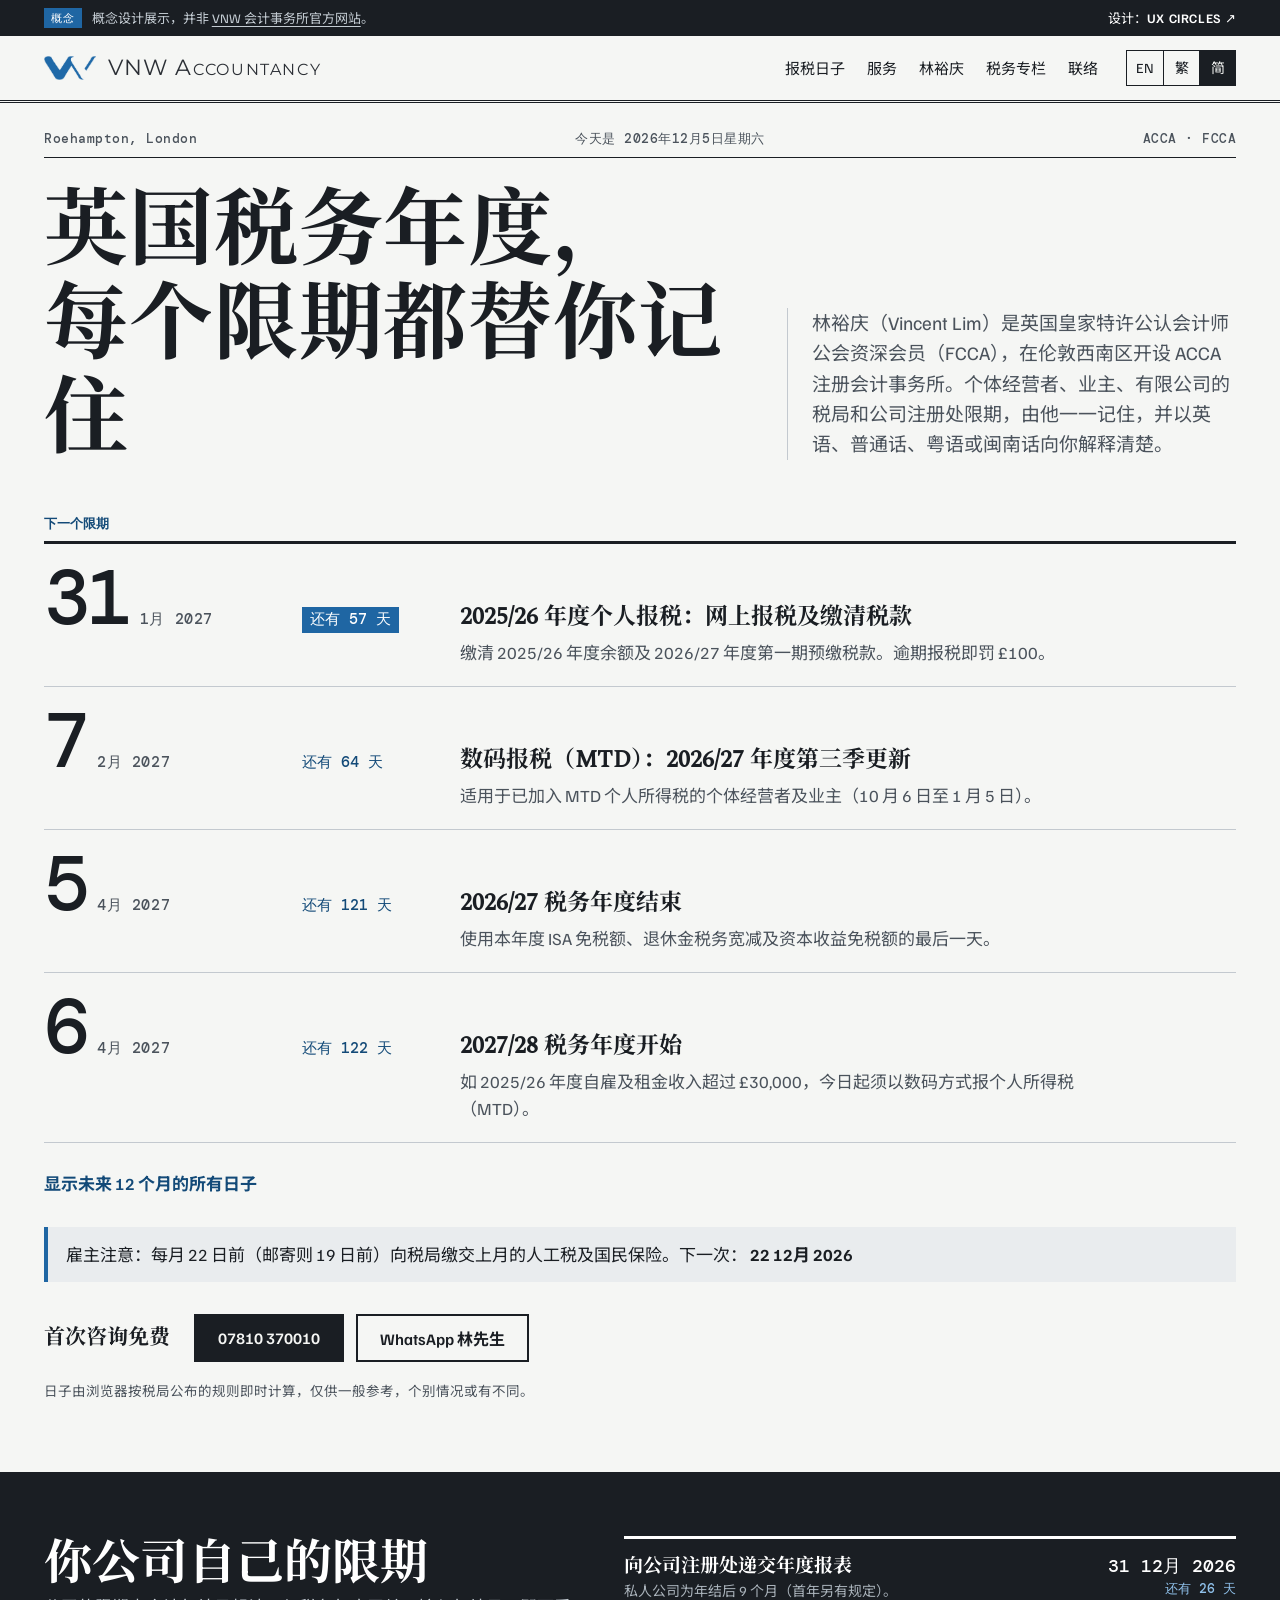
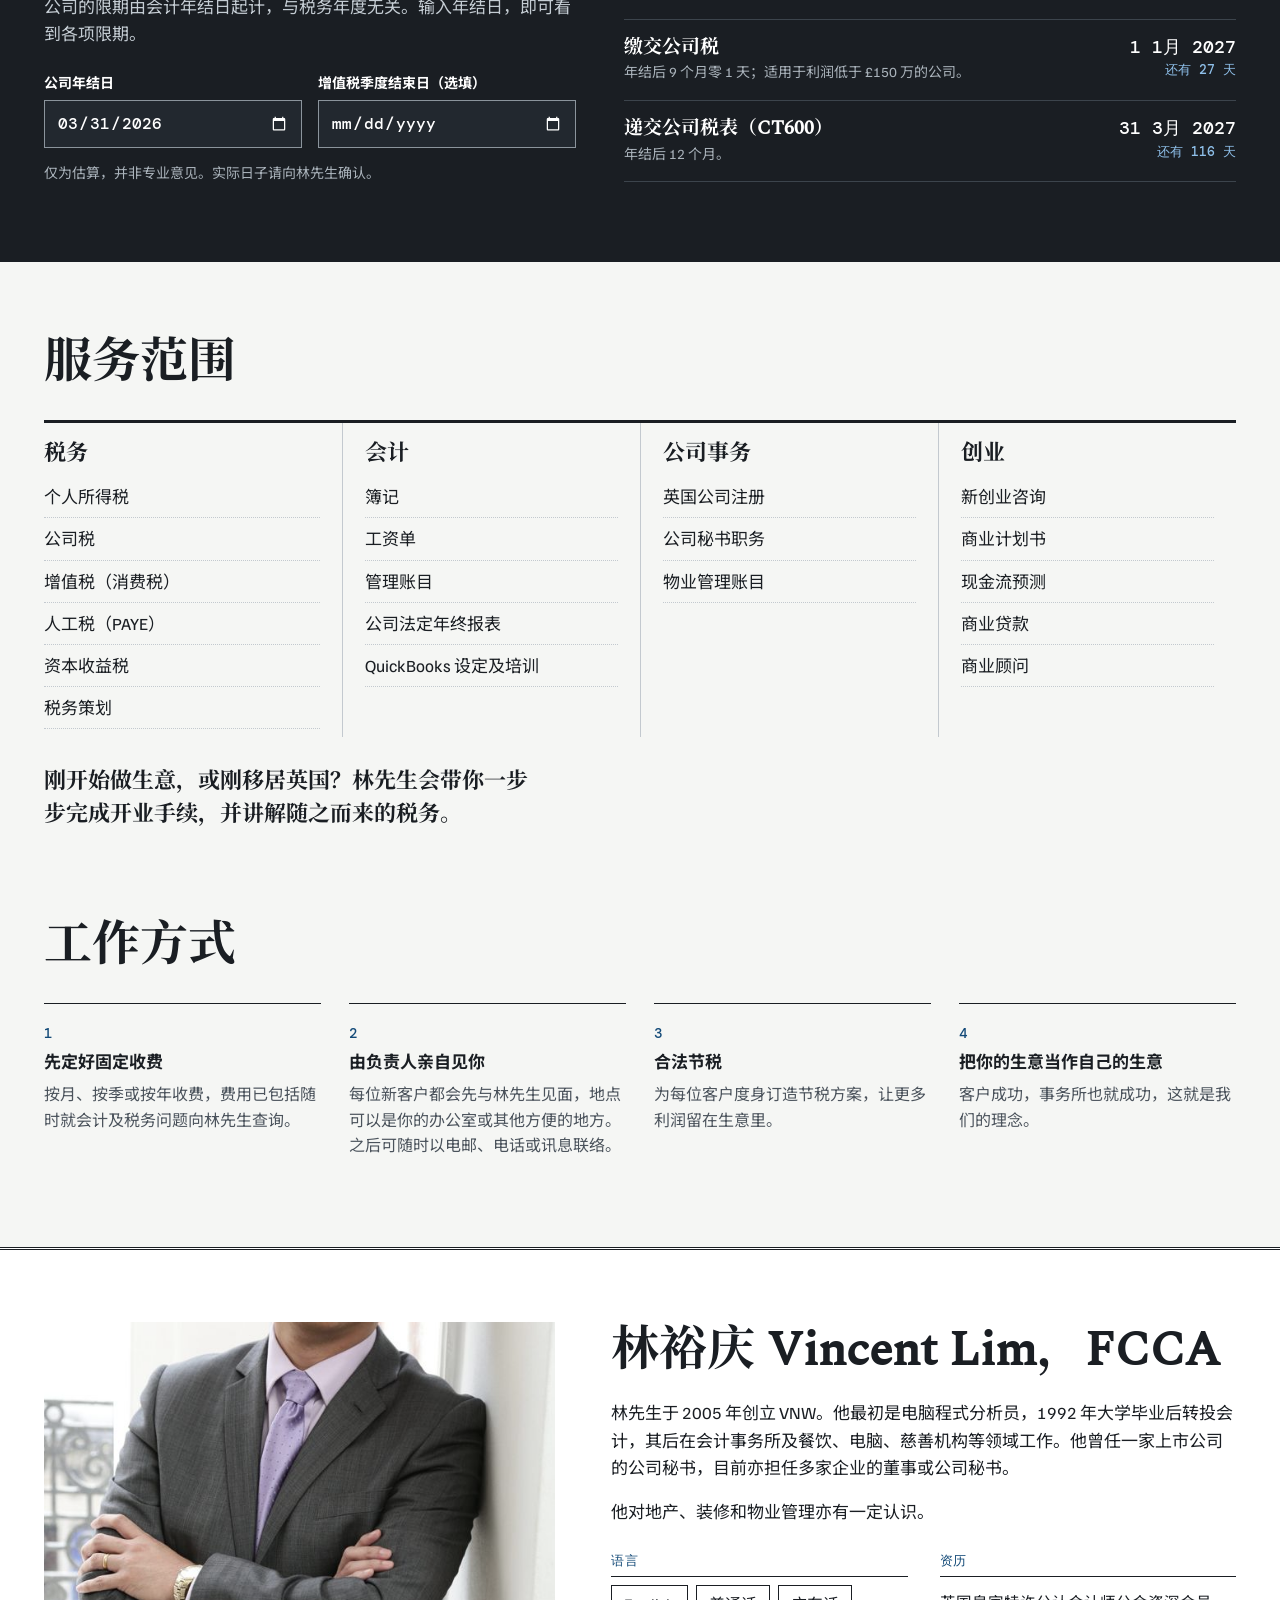
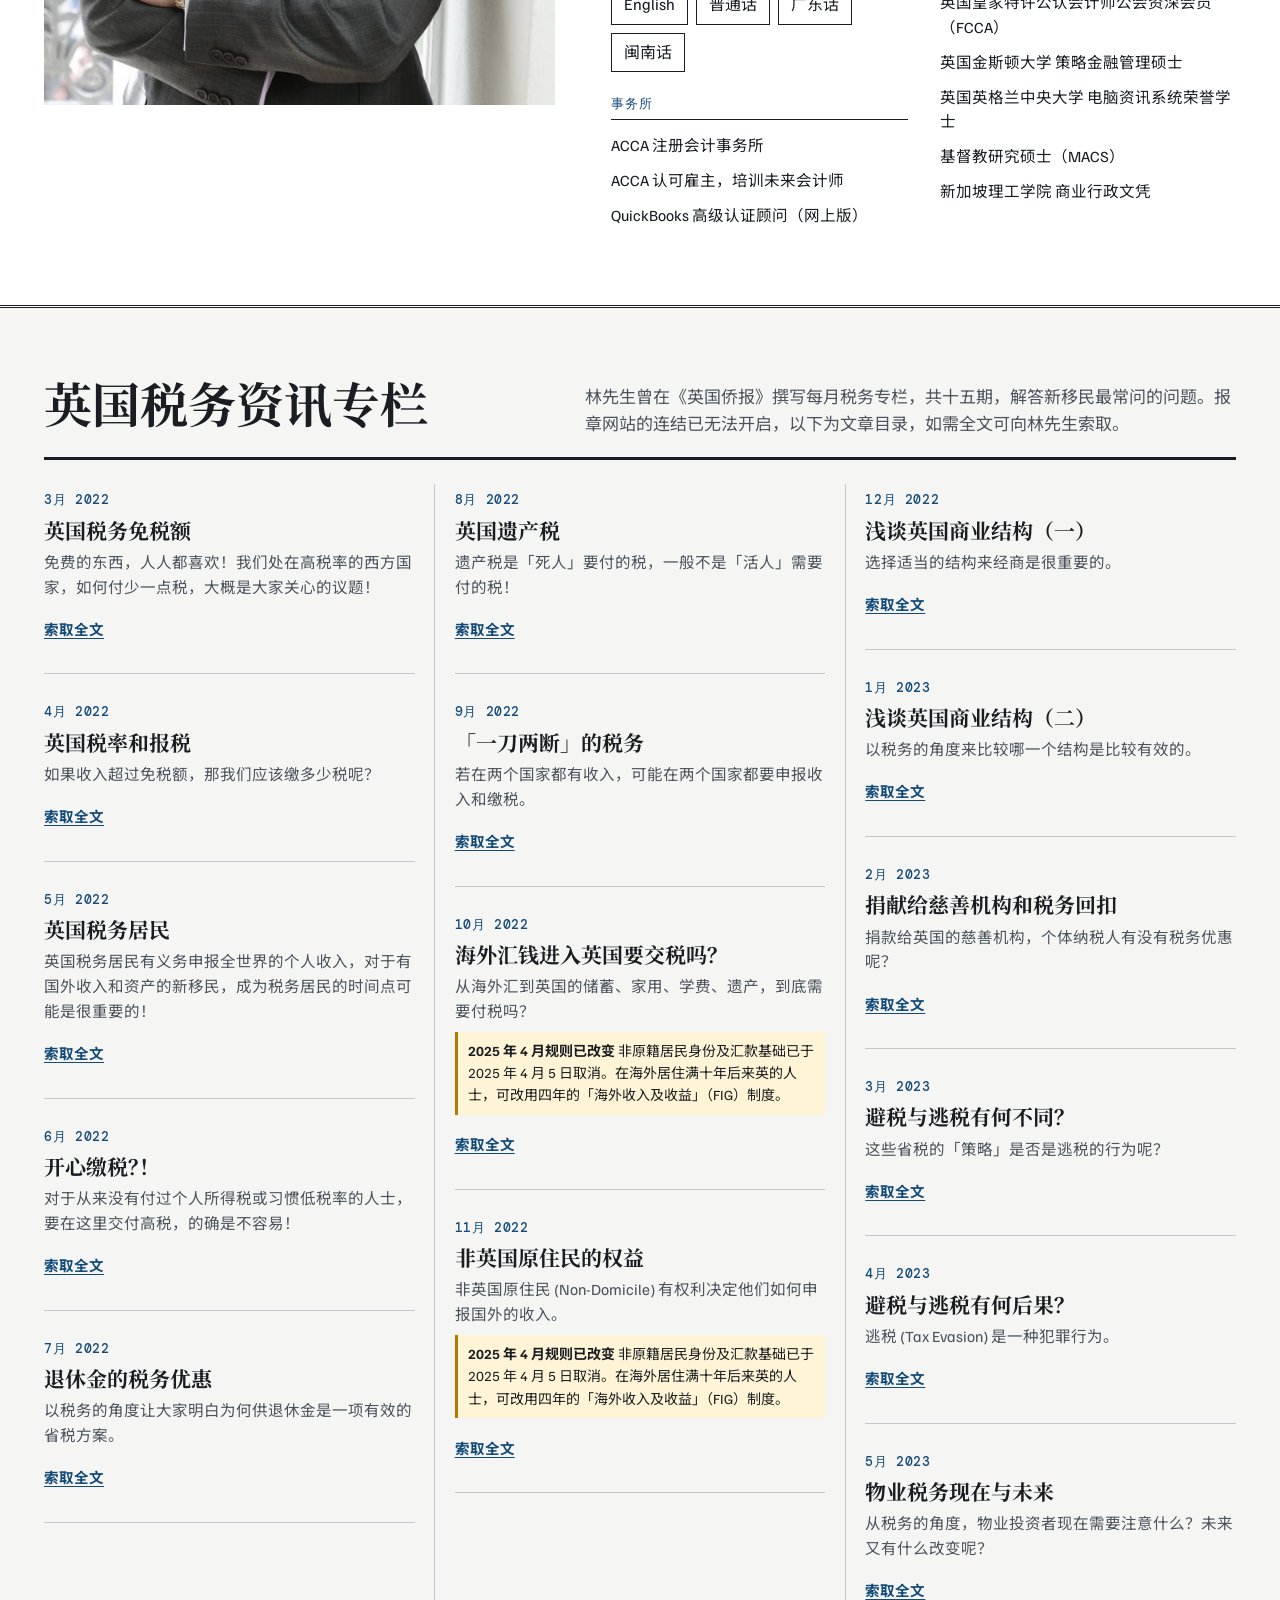
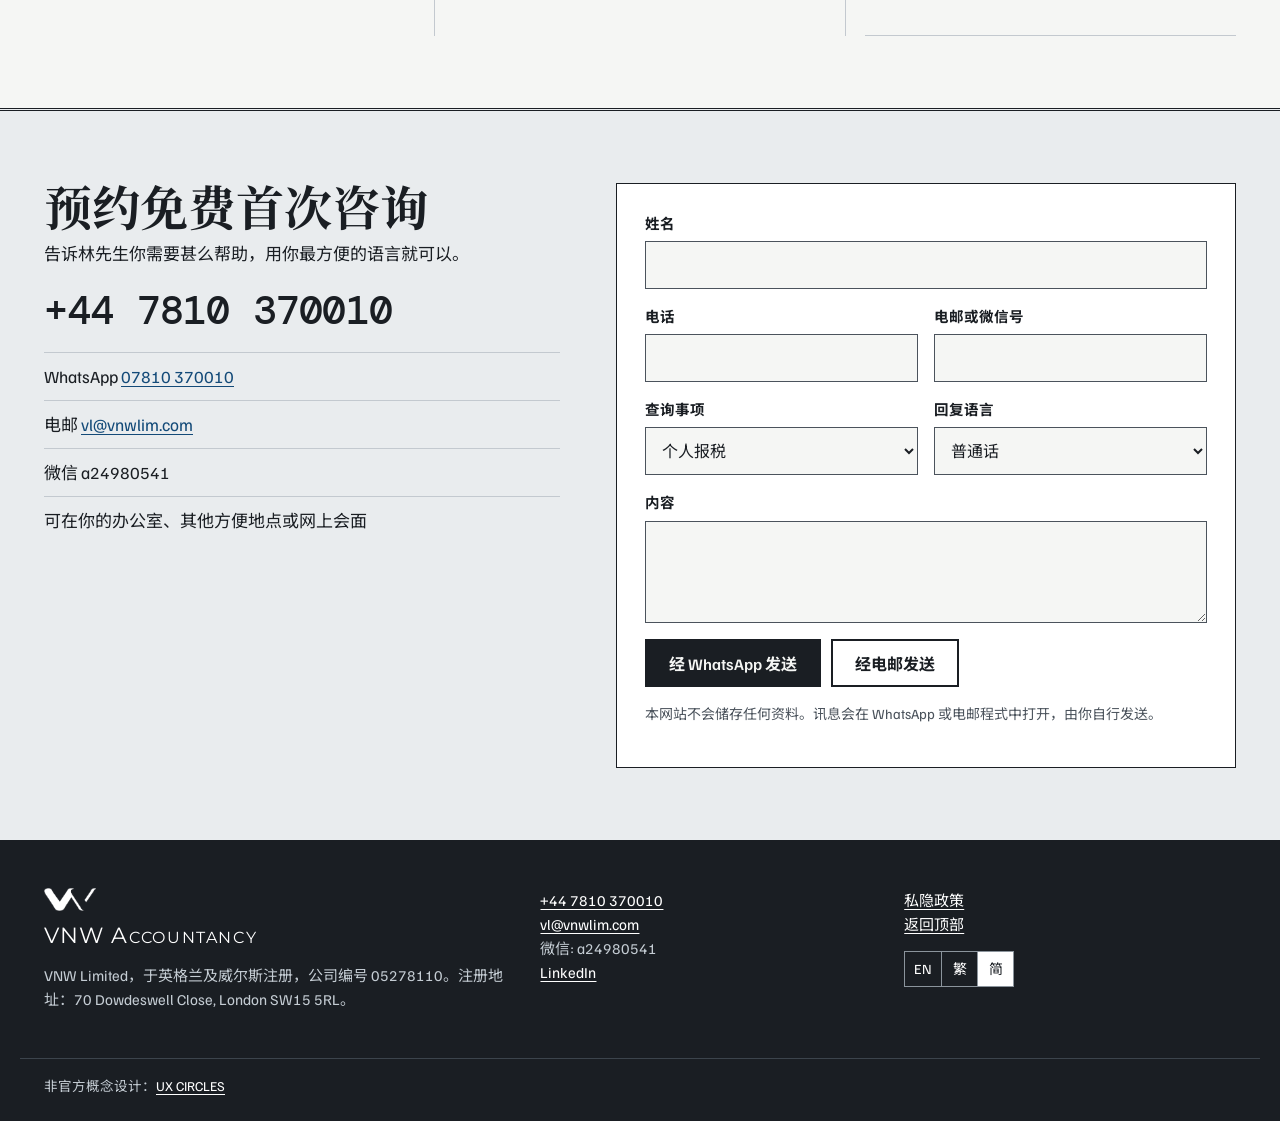
<file: sc/index.html>
<!doctype html>
<html lang="zh-Hans">
<head>
<meta charset="utf-8">
<meta name="viewport" content="width=device-width, initial-scale=1">
<meta name="robots" content="noindex, nofollow">
<title>VNW 会计事务所 | 林裕庆 FCCA，伦敦会计师</title>
<meta name="description" content="为个体经营者、业主及有限公司处理税务和账目，提供英语、普通话、粤语及闽南话服务。">
<meta name="theme-color" content="#f5f6f4">
<link rel="icon" href="../assets/img/favicon.svg" type="image/svg+xml">
<link rel="alternate" hreflang="en-GB" href="https://uxcircles.github.io/vnwlim/">
<link rel="alternate" hreflang="zh-Hant" href="https://uxcircles.github.io/vnwlim/zh/">
<link rel="alternate" hreflang="zh-Hans" href="https://uxcircles.github.io/vnwlim/sc/">
<link rel="preload" href="../assets/fonts/spectral-500.woff2" as="font" type="font/woff2" crossorigin>
<link rel="preload" href="../assets/fonts/familjen.woff2" as="font" type="font/woff2" crossorigin>
<link rel="preload" href="../assets/fonts/noto-serif-sc-700.woff2" as="font" type="font/woff2" crossorigin>
<link rel="stylesheet" href="../assets/css/site.css?v=912aa85d">
</head>
<body>
<a class="skip" href="#main">跳至正文</a>
<div class="concept" role="note"><div class="concept-in">
<p><span class="concept-tag">概念</span><span class="concept-long">概念设计展示，并非 <a href="https://www.vnwlim.com/" target="_blank" rel="noopener">VNW 会计事务所官方网站</a>。</span></p>
<a class="concept-by" href="https://ux-circles.com/professionals" target="_blank" rel="noopener"><span class="concept-by-pre">设计：</span><strong>UX CIRCLES</strong> ↗</a></div></div><header class="mast" id="top">
<div class="mast-in">
<a class="brand" href="./" aria-label="VNW Accountancy">
<img src="../assets/img/vw-mark.png" width="61" height="27" alt=""><span class="brand-name" aria-hidden="true">VNW <span class="sc">Accountancy</span></span></a>
<nav class="nav" id="nav" aria-label="选单"><a href="#dates">报税日子</a><a href="#services">服务</a><a href="#vincent">林裕庆</a><a href="#column">税务专栏</a><a href="#contact">联络</a></nav>
<nav class="lang" aria-label="Language / 语言"><a href="../" hreflang="en-GB" lang="en-GB" title="English">EN</a><a href="../zh/" hreflang="zh-Hant" lang="zh-Hant" title="繁体中文">繁</a><a href="../sc/" hreflang="zh-Hans" lang="zh-Hans" aria-current="true" title="简体中文">简</a></nav>
<button class="menu-btn" aria-expanded="false" aria-controls="nav">选单</button>
</div>
</header><main id="main">
<section class="hero" id="dates" aria-labelledby="h1">
<div class="wrap">
<p class="dateline"><span>Roehampton, London</span><span>今天是 <time id="today" datetime="2026-11-18">2026 年 11 月 18 日（星期三）</time></span><span>ACCA · FCCA</span></p>
<div class="hero-top"><h1 id="h1">英国税务年度，<br>每个限期都替你记住</h1>
<p class="lede">林裕庆（Vincent Lim）是英国皇家特许公认会计师公会资深会员（FCCA），在伦敦西南区开设 ACCA 注册会计事务所。个体经营者、业主、有限公司的税局和公司注册处限期，由他一一记住，并以英语、普通话、粤语或闽南话向你解释清楚。</p></div>
<h2 class="d-head">下一个限期</h2>
<ol class="d-list" id="d-next">
<li class="d-row"><time class="d-date" datetime="2027-01-31"><span class="d-day">31</span><span class="d-mon">1月 2027</span></time>
<span class="d-count">还有 74 天</span><div class="d-text"><h3>2025/26 年度个人报税：网上报税及缴清税款</h3><p>缴清 2025/26 年度余额及 2026/27 年度第一期预缴税款。逾期报税即罚 £100。</p></div></li>
<li class="d-row"><time class="d-date" datetime="2027-02-07"><span class="d-day">7</span><span class="d-mon">2月 2027</span></time>
<span class="d-count">还有 81 天</span><div class="d-text"><h3>数码报税（MTD）：2026/27 年度第三季更新</h3><p>适用于已加入 MTD 个人所得税的个体经营者及业主（10 月 6 日至 1 月 5 日）。</p></div></li>
<li class="d-row"><time class="d-date" datetime="2027-04-05"><span class="d-day">5</span><span class="d-mon">4月 2027</span></time>
<span class="d-count">还有 138 天</span><div class="d-text"><h3>2026/27 税务年度结束</h3><p>使用本年度 ISA 免税额、退休金税务宽减及资本收益免税额的最后一天。</p></div></li>
<li class="d-row"><time class="d-date" datetime="2027-04-06"><span class="d-day">6</span><span class="d-mon">4月 2027</span></time>
<span class="d-count">还有 139 天</span><div class="d-text"><h3>2027/28 税务年度开始</h3><p>如 2025/26 年度自雇及租金收入超过 £30,000，今日起须以数码方式报个人所得税（MTD）。</p></div></li>
</ol>
<details class="d-more"><summary>显示未来 12 个月的所有日子</summary>
<ol class="d-list d-list-sm" id="d-year">
<li class="d-row"><time class="d-date" datetime="2027-01-31"><span class="d-day">31</span><span class="d-mon">1月 2027</span></time>
<span class="d-count">还有 74 天</span><div class="d-text"><h3>2025/26 年度个人报税：网上报税及缴清税款</h3><p>缴清 2025/26 年度余额及 2026/27 年度第一期预缴税款。逾期报税即罚 £100。</p></div></li>
<li class="d-row"><time class="d-date" datetime="2027-02-07"><span class="d-day">7</span><span class="d-mon">2月 2027</span></time>
<span class="d-count">还有 81 天</span><div class="d-text"><h3>数码报税（MTD）：2026/27 年度第三季更新</h3><p>适用于已加入 MTD 个人所得税的个体经营者及业主（10 月 6 日至 1 月 5 日）。</p></div></li>
<li class="d-row"><time class="d-date" datetime="2027-04-05"><span class="d-day">5</span><span class="d-mon">4月 2027</span></time>
<span class="d-count">还有 138 天</span><div class="d-text"><h3>2026/27 税务年度结束</h3><p>使用本年度 ISA 免税额、退休金税务宽减及资本收益免税额的最后一天。</p></div></li>
<li class="d-row"><time class="d-date" datetime="2027-04-06"><span class="d-day">6</span><span class="d-mon">4月 2027</span></time>
<span class="d-count">还有 139 天</span><div class="d-text"><h3>2027/28 税务年度开始</h3><p>如 2025/26 年度自雇及租金收入超过 £30,000，今日起须以数码方式报个人所得税（MTD）。</p></div></li>
<li class="d-row"><time class="d-date" datetime="2027-05-07"><span class="d-day">7</span><span class="d-mon">5月 2027</span></time>
<span class="d-count">还有 170 天</span><div class="d-text"><h3>数码报税（MTD）：2026/27 年度第四季更新</h3><p>涵盖 1 月 6 日至 4 月 5 日，全年数字于翌年 1 月 31 日前的报税表中确定。</p></div></li>
<li class="d-row"><time class="d-date" datetime="2027-05-31"><span class="d-day">31</span><span class="d-mon">5月 2027</span></time>
<span class="d-count">还有 194 天</span><div class="d-text"><h3>雇主：向员工发出 2026/27 年度 P60</h3><p>4 月 5 日仍在职的每位员工都要收到。</p></div></li>
<li class="d-row"><time class="d-date" datetime="2027-07-06"><span class="d-day">6</span><span class="d-mon">7月 2027</span></time>
<span class="d-count">还有 230 天</span><div class="d-text"><h3>雇主：递交 2026/27 年度 P11D 及 P11D(b)</h3><p>申报公司车、医疗保险等实物福利。</p></div></li>
<li class="d-row"><time class="d-date" datetime="2027-07-31"><span class="d-day">31</span><span class="d-mon">7月 2027</span></time>
<span class="d-count">还有 255 天</span><div class="d-text"><h3>2026/27 年度第二期预缴税款</h3><p>上一年度个人税单超过 £1,000 的人士须缴交。</p></div></li>
<li class="d-row"><time class="d-date" datetime="2027-08-07"><span class="d-day">7</span><span class="d-mon">8月 2027</span></time>
<span class="d-count">还有 262 天</span><div class="d-text"><h3>数码报税（MTD）：2027/28 年度第一季更新</h3><p>涵盖 4 月 6 日至 7 月 5 日，须经认可软件递交。</p></div></li>
<li class="d-row"><time class="d-date" datetime="2027-10-05"><span class="d-day">5</span><span class="d-mon">10月 2027</span></time>
<span class="d-count">还有 321 天</span><div class="d-text"><h3>登记 2026/27 年度个人报税</h3><p>如上一税务年度开始自雇、出租物业或有其他未扣税收入。</p></div></li>
<li class="d-row"><time class="d-date" datetime="2027-10-31"><span class="d-day">31</span><span class="d-mon">10月 2027</span></time>
<span class="d-count">还有 347 天</span><div class="d-text"><h3>2026/27 年度纸本个人报税表</h3><p>改为网上报税可延至 1 月 31 日。</p></div></li>
<li class="d-row"><time class="d-date" datetime="2027-11-07"><span class="d-day">7</span><span class="d-mon">11月 2027</span></time>
<span class="d-count">还有 354 天</span><div class="d-text"><h3>数码报税（MTD）：2027/28 年度第二季更新</h3><p>涵盖 7 月 6 日至 10 月 5 日。</p></div></li>
</ol></details>
<p class="d-paye">雇主注意：每月 22 日前（邮寄则 19 日前）向税局缴交上月的人工税及国民保险。下一次： <strong id="paye">22 11月 2026</strong></p>
<div class="hero-cta"><p class="cta-label">首次咨询免费</p>
<a class="btn btn-ink" href="tel:+447810370010">07810 370010</a>
<a class="btn" href="https://wa.me/447810370010" target="_blank" rel="noopener">WhatsApp 林先生</a></div>
<p class="d-note">日子由浏览器按税局公布的规则即时计算，仅供一般参考，个别情况或有不同。</p>
</div>
</section>

<section class="co" id="company" aria-labelledby="co-h">
<div class="wrap co-in">
<div><h2 id="co-h">你公司自己的限期</h2><p>公司的限期由会计年结日起计，与税务年度无关。输入年结日，即可看到各项限期。</p>
<form class="co-form" onsubmit="return false">
<label>公司年结日<input type="date" id="co-ye" value="2026-03-31"></label>
<label>增值税季度结束日（选填）<input type="date" id="co-vat"></label>
</form>
<p class="small">仅为估算，并非专业意见。实际日子请向林先生确认。</p></div>
<ol class="co-out" id="co-out" aria-live="polite"><li>选择日期后显示限期</li></ol>
</div>
</section>

<section class="svc" id="services" aria-labelledby="svc-h">
<div class="wrap">
<h2 id="svc-h">服务范围</h2>
<div class="svc-grid"><div class="svc-col"><h3>税务</h3><ul><li>个人所得税</li><li>公司税</li><li>增值税（消费税）</li><li>人工税（PAYE）</li><li>资本收益税</li><li>税务策划</li></ul></div><div class="svc-col"><h3>会计</h3><ul><li>簿记</li><li>工资单</li><li>管理账目</li><li>公司法定年终报表</li><li>QuickBooks 设定及培训</li></ul></div><div class="svc-col"><h3>公司事务</h3><ul><li>英国公司注册</li><li>公司秘书职务</li><li>物业管理账目</li></ul></div><div class="svc-col"><h3>创业</h3><ul><li>新创业咨询</li><li>商业计划书</li><li>现金流预测</li><li>商业贷款</li><li>商业顾问</li></ul></div></div>
<p class="svc-new">刚开始做生意，或刚移居英国？林先生会带你一步步完成开业手续，并讲解随之而来的税务。</p>
</div>
</section>

<section class="ways" aria-labelledby="ways-h">
<div class="wrap"><h2 id="ways-h">工作方式</h2><ol class="ways-list"><li><span class="w-n">1</span><h3>先定好固定收费</h3><p>按月、按季或按年收费，费用已包括随时就会计及税务问题向林先生查询。</p></li><li><span class="w-n">2</span><h3>由负责人亲自见你</h3><p>每位新客户都会先与林先生见面，地点可以是你的办公室或其他方便的地方。之后可随时以电邮、电话或讯息联络。</p></li><li><span class="w-n">3</span><h3>合法节税</h3><p>为每位客户度身订造节税方案，让更多利润留在生意里。</p></li><li><span class="w-n">4</span><h3>把你的生意当作自己的生意</h3><p>客户成功，事务所也就成功，这就是我们的理念。</p></li></ol></div>
</section>

<section class="vin" id="vincent" aria-labelledby="vin-h">
<div class="wrap vin-in">
<figure class="vin-photo"><img src="../assets/img/vincent-700.jpg" srcset="../assets/img/vincent-700.jpg 700w, ../assets/img/vincent.jpg 1400w" sizes="(min-width: 900px) 40vw, 100vw" width="700" height="467" alt="林裕庆穿灰色西装，双手交叉站在窗前" loading="lazy"></figure>
<div class="vin-text">
<h2 id="vin-h">林裕庆 Vincent Lim，FCCA</h2>
<p>林先生于 2005 年创立 VNW。他最初是电脑程式分析员，1992 年大学毕业后转投会计，其后在会计事务所及餐饮、电脑、慈善机构等领域工作。他曾任一家上市公司的公司秘书，目前亦担任多家企业的董事或公司秘书。</p><p>他对地产、装修和物业管理亦有一定认识。</p>
<div class="vin-facts">
<div><h3>语言</h3><ul class="langs"><li lang="en">English</li><li lang="zh-Hant">普通话</li><li lang="zh-Hant">广东话</li><li lang="zh-Hant">闽南话</li></ul></div>
<div><h3>资历</h3><ul><li>英国皇家特许公认会计师公会资深会员（FCCA）</li><li>英国金斯顿大学 策略金融管理硕士</li><li>英国英格兰中央大学 电脑资讯系统荣誉学士</li><li>基督教研究硕士（MACS）</li><li>新加坡理工学院 商业行政文凭</li></ul></div>
<div><h3>事务所</h3><ul><li>ACCA 注册会计事务所</li><li>ACCA 认可雇主，培训未来会计师</li><li>QuickBooks 高级认证顾问（网上版）</li></ul></div>
</div></div>
</div>
</section>

<section class="col" id="column" aria-labelledby="col-h">
<div class="wrap">
<div class="col-head"><h2 id="col-h">英国税务资讯专栏</h2><p>林先生曾在《英国侨报》撰写每月税务专栏，共十五期，解答新移民最常问的问题。报章网站的连结已无法开启，以下为文章目录，如需全文可向林先生索取。</p></div>
<ol class="col-grid"><li class="c-item"><time datetime="2022-03">3月 2022</time><h3>英国税务免税额</h3><p>免费的东西，人人都喜欢！我们处在高税率的西方国家，如何付少一点税，大概是大家关心的议题！</p><a class="c-ask" href="https://wa.me/447810370010?text=%E6%9E%97%E5%85%88%E7%94%9F%E6%82%A8%E5%A5%BD%2C%20%E8%8B%B1%E5%9C%8B%E7%A8%85%E5%8B%99%E5%85%8D%E7%A8%85%E9%A1%8D%20%282022-03%29" target="_blank" rel="noopener">索取全文</a></li><li class="c-item"><time datetime="2022-04">4月 2022</time><h3>英国税率和报税</h3><p>如果收入超过免税额，那我们应该缴多少税呢？</p><a class="c-ask" href="https://wa.me/447810370010?text=%E6%9E%97%E5%85%88%E7%94%9F%E6%82%A8%E5%A5%BD%2C%20%E8%8B%B1%E5%9C%8B%E7%A8%85%E7%8E%87%E5%92%8C%E5%A0%B1%E7%A8%85%20%282022-04%29" target="_blank" rel="noopener">索取全文</a></li><li class="c-item"><time datetime="2022-05">5月 2022</time><h3>英国税务居民</h3><p>英国税务居民有义务申报全世界的个人收入，对于有国外收入和资产的新移民，成为税务居民的时间点可能是很重要的！</p><a class="c-ask" href="https://wa.me/447810370010?text=%E6%9E%97%E5%85%88%E7%94%9F%E6%82%A8%E5%A5%BD%2C%20%E8%8B%B1%E5%9C%8B%E7%A8%85%E5%8B%99%E5%B1%85%E6%B0%91%20%282022-05%29" target="_blank" rel="noopener">索取全文</a></li><li class="c-item"><time datetime="2022-06">6月 2022</time><h3>开心缴税？！</h3><p>对于从来没有付过个人所得税或习惯低税率的人士，要在这里交付高税，的确是不容易！</p><a class="c-ask" href="https://wa.me/447810370010?text=%E6%9E%97%E5%85%88%E7%94%9F%E6%82%A8%E5%A5%BD%2C%20%E9%96%8B%E5%BF%83%E7%B9%B3%E7%A8%85%EF%BC%9F%EF%BC%81%20%282022-06%29" target="_blank" rel="noopener">索取全文</a></li><li class="c-item"><time datetime="2022-07">7月 2022</time><h3>退休金的税务优惠</h3><p>以税务的角度让大家明白为何供退休金是一项有效的省税方案。</p><a class="c-ask" href="https://wa.me/447810370010?text=%E6%9E%97%E5%85%88%E7%94%9F%E6%82%A8%E5%A5%BD%2C%20%E9%80%80%E4%BC%91%E9%87%91%E7%9A%84%E7%A8%85%E5%8B%99%E5%84%AA%E6%83%A0%20%282022-07%29" target="_blank" rel="noopener">索取全文</a></li><li class="c-item"><time datetime="2022-08">8月 2022</time><h3>英国遗产税</h3><p>遗产税是「死人」要付的税，一般不是「活人」需要付的税！</p><a class="c-ask" href="https://wa.me/447810370010?text=%E6%9E%97%E5%85%88%E7%94%9F%E6%82%A8%E5%A5%BD%2C%20%E8%8B%B1%E5%9C%8B%E9%81%BA%E7%94%A2%E7%A8%85%20%282022-08%29" target="_blank" rel="noopener">索取全文</a></li><li class="c-item"><time datetime="2022-09">9月 2022</time><h3>「一刀两断」的税务</h3><p>若在两个国家都有收入，可能在两个国家都要申报收入和缴税。</p><a class="c-ask" href="https://wa.me/447810370010?text=%E6%9E%97%E5%85%88%E7%94%9F%E6%82%A8%E5%A5%BD%2C%20%E3%80%8C%E4%B8%80%E5%88%80%E5%85%A9%E6%96%B7%E3%80%8D%E7%9A%84%E7%A8%85%E5%8B%99%20%282022-09%29" target="_blank" rel="noopener">索取全文</a></li><li class="c-item"><time datetime="2022-10">10月 2022</time><h3>海外汇钱进入英国要交税吗？</h3><p>从海外汇到英国的储蓄、家用、学费、遗产，到底需要付税吗？</p><p class="c-flag"><strong>2025 年 4 月规则已改变</strong> 非原籍居民身份及汇款基础已于 2025 年 4 月 5 日取消。在海外居住满十年后来英的人士，可改用四年的「海外收入及收益」（FIG）制度。</p><a class="c-ask" href="https://wa.me/447810370010?text=%E6%9E%97%E5%85%88%E7%94%9F%E6%82%A8%E5%A5%BD%2C%20%E6%B5%B7%E5%A4%96%E5%8C%AF%E9%8C%A2%E9%80%B2%E5%85%A5%E8%8B%B1%E5%9C%8B%E8%A6%81%E4%BA%A4%E7%A8%85%E5%97%8E%EF%BC%9F%20%282022-10%29" target="_blank" rel="noopener">索取全文</a></li><li class="c-item"><time datetime="2022-11">11月 2022</time><h3>非英国原住民的权益</h3><p>非英国原住民 (Non-Domicile) 有权利决定他们如何申报国外的收入。</p><p class="c-flag"><strong>2025 年 4 月规则已改变</strong> 非原籍居民身份及汇款基础已于 2025 年 4 月 5 日取消。在海外居住满十年后来英的人士，可改用四年的「海外收入及收益」（FIG）制度。</p><a class="c-ask" href="https://wa.me/447810370010?text=%E6%9E%97%E5%85%88%E7%94%9F%E6%82%A8%E5%A5%BD%2C%20%E9%9D%9E%E8%8B%B1%E5%9C%8B%E5%8E%9F%E4%BD%8F%E6%B0%91%E7%9A%84%E6%AC%8A%E7%9B%8A%20%282022-11%29" target="_blank" rel="noopener">索取全文</a></li><li class="c-item"><time datetime="2022-12">12月 2022</time><h3>浅谈英国商业结构（一）</h3><p>选择适当的结构来经商是很重要的。</p><a class="c-ask" href="https://wa.me/447810370010?text=%E6%9E%97%E5%85%88%E7%94%9F%E6%82%A8%E5%A5%BD%2C%20%E6%B7%BA%E8%AB%87%E8%8B%B1%E5%9C%8B%E5%95%86%E6%A5%AD%E7%B5%90%E6%A7%8B%EF%BC%88%E4%B8%80%EF%BC%89%20%282022-12%29" target="_blank" rel="noopener">索取全文</a></li><li class="c-item"><time datetime="2023-01">1月 2023</time><h3>浅谈英国商业结构（二）</h3><p>以税务的角度来比较哪一个结构是比较有效的。</p><a class="c-ask" href="https://wa.me/447810370010?text=%E6%9E%97%E5%85%88%E7%94%9F%E6%82%A8%E5%A5%BD%2C%20%E6%B7%BA%E8%AB%87%E8%8B%B1%E5%9C%8B%E5%95%86%E6%A5%AD%E7%B5%90%E6%A7%8B%EF%BC%88%E4%BA%8C%EF%BC%89%20%282023-01%29" target="_blank" rel="noopener">索取全文</a></li><li class="c-item"><time datetime="2023-02">2月 2023</time><h3>捐献给慈善机构和税务回扣</h3><p>捐款给英国的慈善机构，个体纳税人有没有税务优惠呢？</p><a class="c-ask" href="https://wa.me/447810370010?text=%E6%9E%97%E5%85%88%E7%94%9F%E6%82%A8%E5%A5%BD%2C%20%E6%8D%90%E7%8D%BB%E7%B5%A6%E6%85%88%E5%96%84%E6%A9%9F%E6%A7%8B%E5%92%8C%E7%A8%85%E5%8B%99%E5%9B%9E%E6%89%A3%20%282023-02%29" target="_blank" rel="noopener">索取全文</a></li><li class="c-item"><time datetime="2023-03">3月 2023</time><h3>避税与逃税有何不同？</h3><p>这些省税的「策略」是否是逃税的行为呢？</p><a class="c-ask" href="https://wa.me/447810370010?text=%E6%9E%97%E5%85%88%E7%94%9F%E6%82%A8%E5%A5%BD%2C%20%E9%81%BF%E7%A8%85%E8%88%87%E9%80%83%E7%A8%85%E6%9C%89%E4%BD%95%E4%B8%8D%E5%90%8C%EF%BC%9F%20%282023-03%29" target="_blank" rel="noopener">索取全文</a></li><li class="c-item"><time datetime="2023-04">4月 2023</time><h3>避税与逃税有何后果？</h3><p>逃税 (Tax Evasion) 是一种犯罪行为。</p><a class="c-ask" href="https://wa.me/447810370010?text=%E6%9E%97%E5%85%88%E7%94%9F%E6%82%A8%E5%A5%BD%2C%20%E9%81%BF%E7%A8%85%E8%88%87%E9%80%83%E7%A8%85%E6%9C%89%E4%BD%95%E5%BE%8C%E6%9E%9C%EF%BC%9F%20%282023-04%29" target="_blank" rel="noopener">索取全文</a></li><li class="c-item"><time datetime="2023-05">5月 2023</time><h3>物业税务现在与未来</h3><p>从税务的角度，物业投资者现在需要注意什么？未来又有什么改变呢？</p><a class="c-ask" href="https://wa.me/447810370010?text=%E6%9E%97%E5%85%88%E7%94%9F%E6%82%A8%E5%A5%BD%2C%20%E7%89%A9%E6%A5%AD%E7%A8%85%E5%8B%99%E7%8F%BE%E5%9C%A8%E8%88%87%E6%9C%AA%E4%BE%86%20%282023-05%29" target="_blank" rel="noopener">索取全文</a></li></ol>
</div>
</section>

<section class="contact" id="contact" aria-labelledby="ct-h">
<div class="wrap ct-in">
<div class="ct-info">
<h2 id="ct-h">预约免费首次咨询</h2>
<p>告诉林先生你需要甚么帮助，用你最方便的语言就可以。</p>
<p class="ct-phone"><a href="tel:+447810370010">+44 7810 370010</a></p>
<ul class="ct-list"><li>WhatsApp <a href="https://wa.me/447810370010" target="_blank" rel="noopener">07810 370010</a></li>
<li>电邮 <a href="mailto:vl@vnwlim.com">vl@vnwlim.com</a></li><li>微信 a24980541</li>
<li>可在你的办公室、其他方便地点或网上会面</li></ul>
</div>
<form class="ct-form" id="ct-form" novalidate>
<label>姓名<input name="name" autocomplete="name" required></label>
<div class="two"><label>电话<input name="phone" type="tel" autocomplete="tel"></label>
<label>电邮或微信号<input name="reach" autocomplete="email"></label></div>
<div class="two"><label>查询事项<select name="topic"><option>个人报税</option><option>公司账目及公司税</option><option>增值税或工资单</option><option>开业</option><option>刚移居英国</option><option>业主或物业</option><option>其他</option></select></label>
<label>回复语言<select name="lang"><option>English</option><option selected>普通话</option><option>广东话</option><option>闽南话</option></select></label></div>
<label>内容<textarea name="msg" rows="4"></textarea></label>
<p class="ct-err" id="ct-err" role="alert" hidden></p>
<div class="ct-btns"><button class="btn btn-ink" value="wa">经 WhatsApp 发送</button><button class="btn" value="mail">经电邮发送</button></div>
<p class="small">本网站不会储存任何资料。讯息会在 WhatsApp 或电邮程式中打开，由你自行发送。</p>
</form>
</div>
</section>
</main><footer class="foot">
<div class="wrap foot-in">
<div><img src="../assets/img/vw-mark.png" width="61" height="27" alt=""><p class="foot-name"><span class="brand-name">VNW <span class="sc">Accountancy</span></span></p>
<p>VNW Limited，于英格兰及威尔斯注册，公司编号 05278110。注册地址：70 Dowdeswell Close, London SW15 5RL。</p></div>
<div><p><a href="tel:+447810370010">+44 7810 370010</a><br><a href="mailto:vl@vnwlim.com">vl@vnwlim.com</a><br>微信: a24980541<br>
<a href="https://www.linkedin.com/in/vincent-lim-140ba69/" target="_blank" rel="noopener">LinkedIn</a></p></div>
<div><p><a href="../sc/privacy.html">私隐政策</a><br><a href="#top">返回顶部</a></p>
<nav class="lang lang-foot" aria-label="Language / 语言"><a href="../" hreflang="en-GB" lang="en-GB" title="English">EN</a><a href="../zh/" hreflang="zh-Hant" lang="zh-Hant" title="繁体中文">繁</a><a href="../sc/" hreflang="zh-Hans" lang="zh-Hans" aria-current="true" title="简体中文">简</a></nav></div>
</div>
<p class="wrap foot-note">非官方概念设计：<a href="https://ux-circles.com/professionals" target="_blank" rel="noopener">UX CIRCLES</a></p>
</footer>
<nav class="mbar" aria-label="致电">
<a href="tel:+447810370010">致电</a><a href="https://wa.me/447810370010" target="_blank" rel="noopener">WhatsApp</a><a href="mailto:vl@vnwlim.com">电邮</a>
</nav><script>window.VNW={"lang": "sc", "deadlines": [{"m": 1, "d": 31, "from": null, "t": "{a} 年度个人报税：网上报税及缴清税款", "w": "缴清 {a} 年度余额及 {b} 年度第一期预缴税款。逾期报税即罚 £100。", "y": {}}, {"m": 2, "d": 7, "from": "2026-08-07", "t": "数码报税（MTD）：{b} 年度第三季更新", "w": "适用于已加入 MTD 个人所得税的个体经营者及业主（10 月 6 日至 1 月 5 日）。", "y": {}}, {"m": 4, "d": 5, "from": null, "t": "{b} 税务年度结束", "w": "使用本年度 ISA 免税额、退休金税务宽减及资本收益免税额的最后一天。", "y": {}}, {"m": 4, "d": 6, "from": null, "t": "{c} 税务年度开始", "w": "新年度的免税额及税率由今日起生效。", "y": {"2027": "如 2025/26 年度自雇及租金收入超过 £30,000，今日起须以数码方式报个人所得税（MTD）。", "2028": "如 2026/27 年度自雇及租金收入超过 £20,000，今日起须以数码方式报个人所得税（MTD）。"}}, {"m": 5, "d": 7, "from": "2026-08-07", "t": "数码报税（MTD）：{b} 年度第四季更新", "w": "涵盖 1 月 6 日至 4 月 5 日，全年数字于翌年 1 月 31 日前的报税表中确定。", "y": {}}, {"m": 5, "d": 31, "from": null, "t": "雇主：向员工发出 {b} 年度 P60", "w": "4 月 5 日仍在职的每位员工都要收到。", "y": {}}, {"m": 7, "d": 6, "from": null, "t": "雇主：递交 {b} 年度 P11D 及 P11D(b)", "w": "申报公司车、医疗保险等实物福利。", "y": {}}, {"m": 7, "d": 31, "from": null, "t": "{b} 年度第二期预缴税款", "w": "上一年度个人税单超过 £1,000 的人士须缴交。", "y": {}}, {"m": 8, "d": 7, "from": "2026-08-07", "t": "数码报税（MTD）：{c} 年度第一季更新", "w": "涵盖 4 月 6 日至 7 月 5 日，须经认可软件递交。", "y": {}}, {"m": 10, "d": 5, "from": null, "t": "登记 {b} 年度个人报税", "w": "如上一税务年度开始自雇、出租物业或有其他未扣税收入。", "y": {}}, {"m": 10, "d": 31, "from": null, "t": "{b} 年度纸本个人报税表", "w": "改为网上报税可延至 1 月 31 日。", "y": {}}, {"m": 11, "d": 7, "from": "2026-08-07", "t": "数码报税（MTD）：{c} 年度第二季更新", "w": "涵盖 7 月 6 日至 10 月 5 日。", "y": {}}], "ui": {"days": "还有 {n} 天", "day": "明天", "today": "今天", "months": ["1月", "2月", "3月", "4月", "5月", "6月", "7月", "8月", "9月", "10月", "11月", "12月"]}, "co": {"rows": {"ct_pay": "缴交公司税", "ch": "向公司注册处递交年度报表", "ct600": "递交公司税表（CT600）", "vat": "递交增值税表及缴税"}, "notes": {"ct_pay": "年结后 9 个月零 1 天；适用于利润低于 £150 万的公司。", "ch": "私人公司为年结后 9 个月（首年另有规定）。", "ct600": "年结后 12 个月。", "vat": "季度结束后 1 个月零 7 天，经 MTD 软件递交。"}, "empty": "选择日期后显示限期", "passed": "已过"}, "form": {"need": "请填写姓名及联络方式。", "hello": "林先生您好", "name": "姓名", "phone": "电话", "reach": "电邮或微信号", "topic": "查询事项", "lang": "回复语言"}, "wa": "https://wa.me/447810370010", "email": "vl@vnwlim.com"};</script>
<script src="../assets/js/main.js?v=7a157bbf" defer></script>
</body>
</html>
</file>
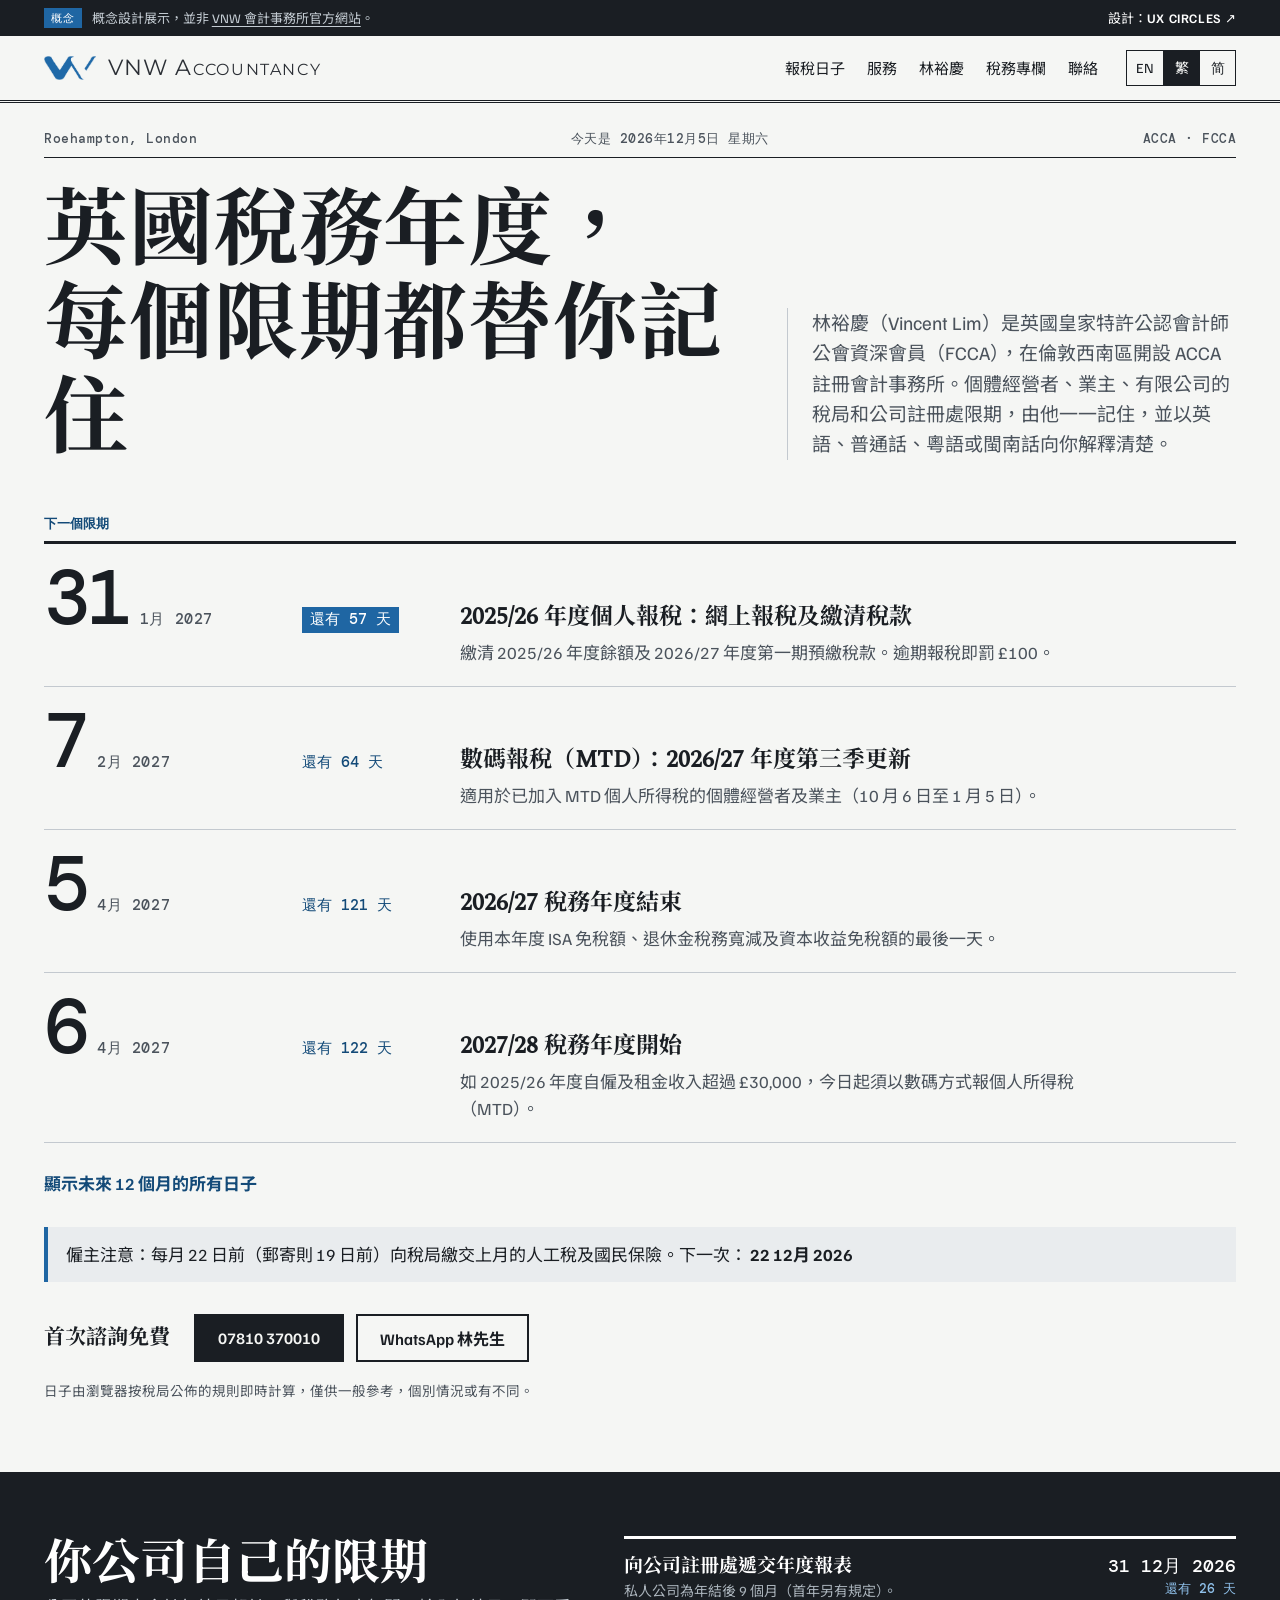
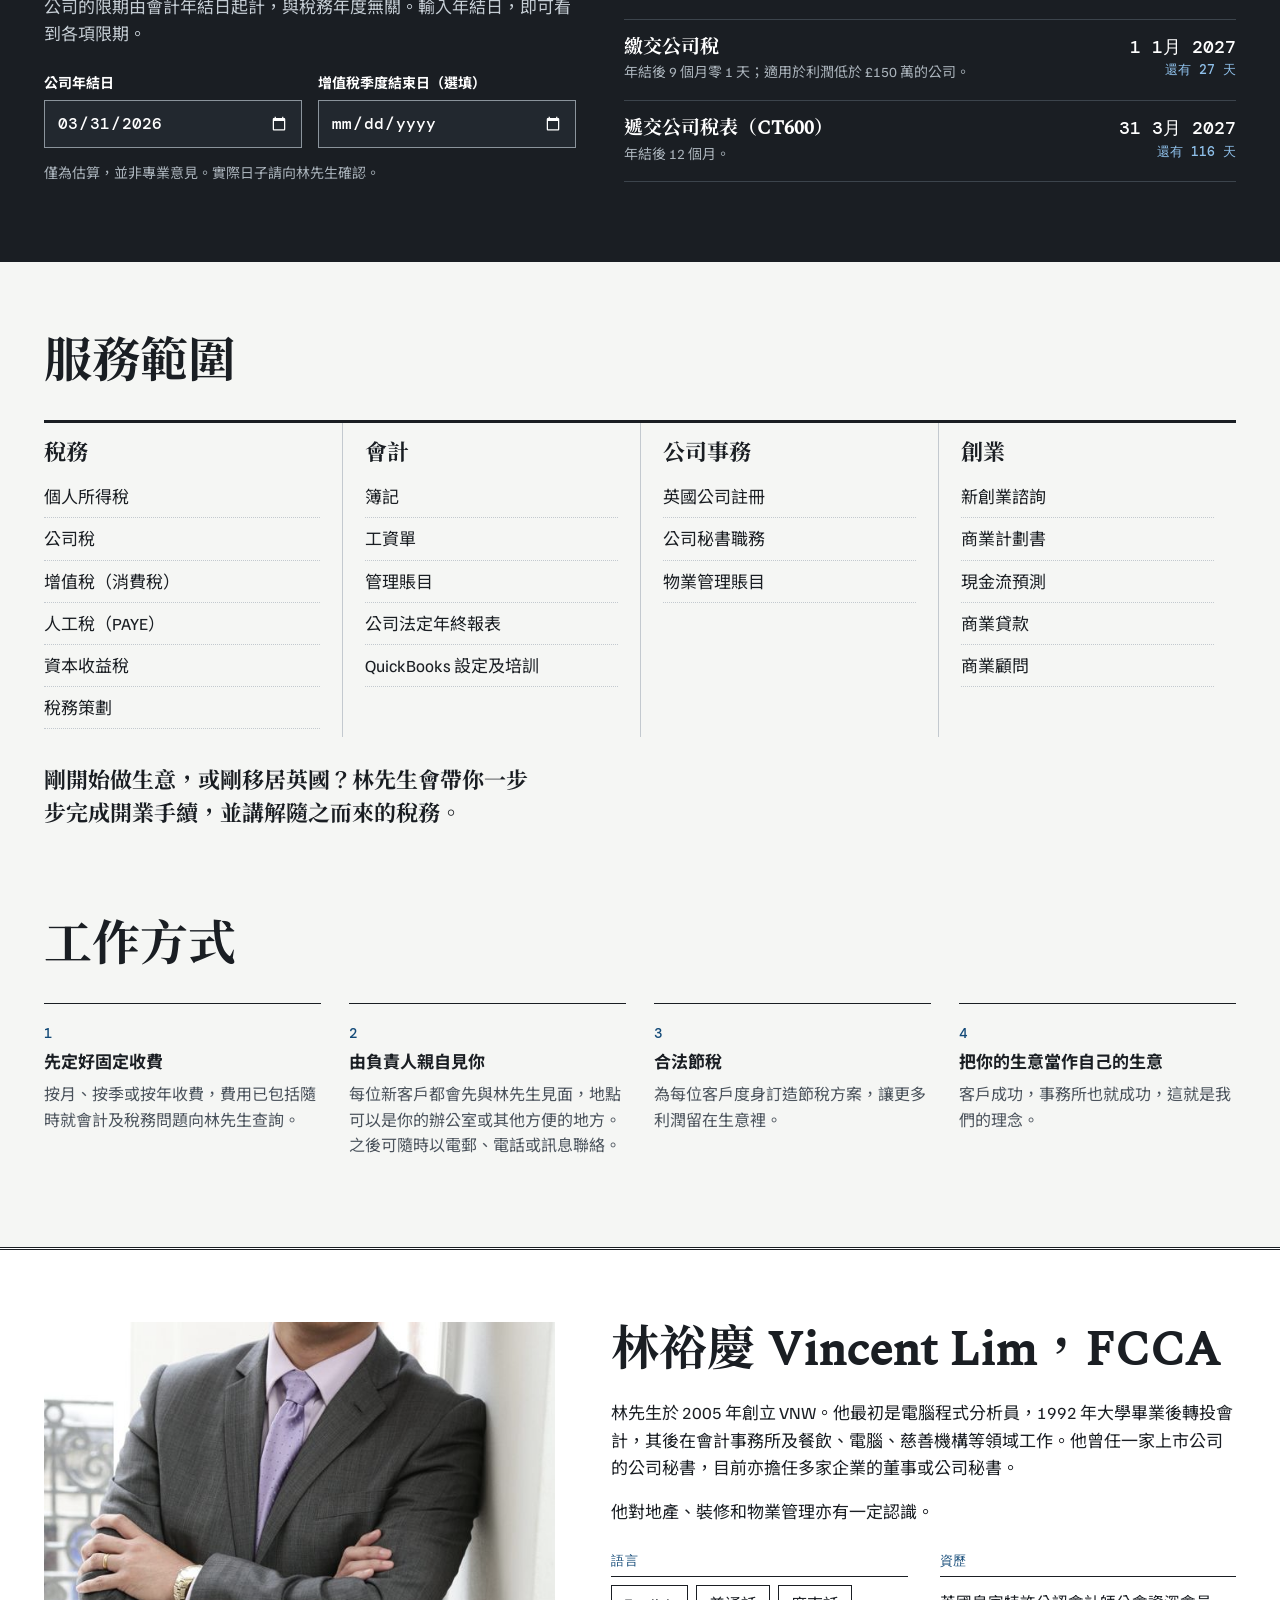
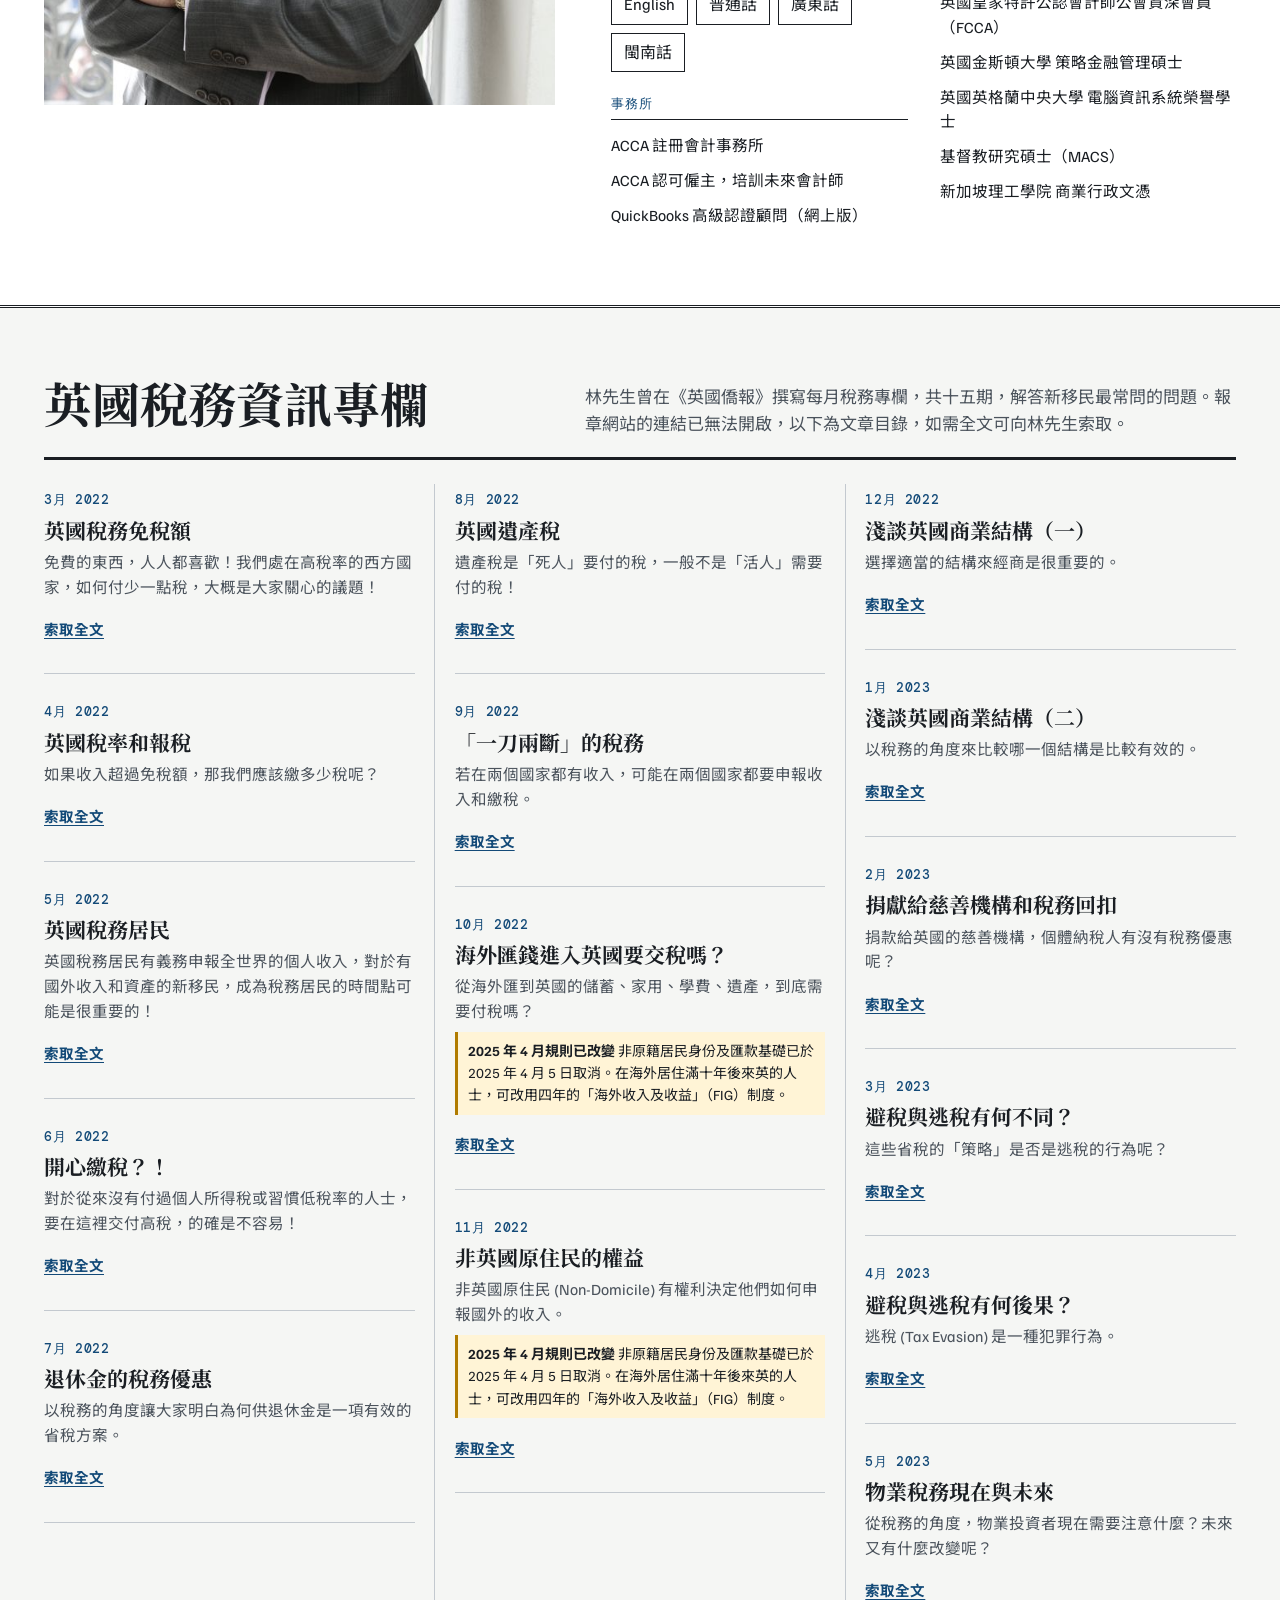
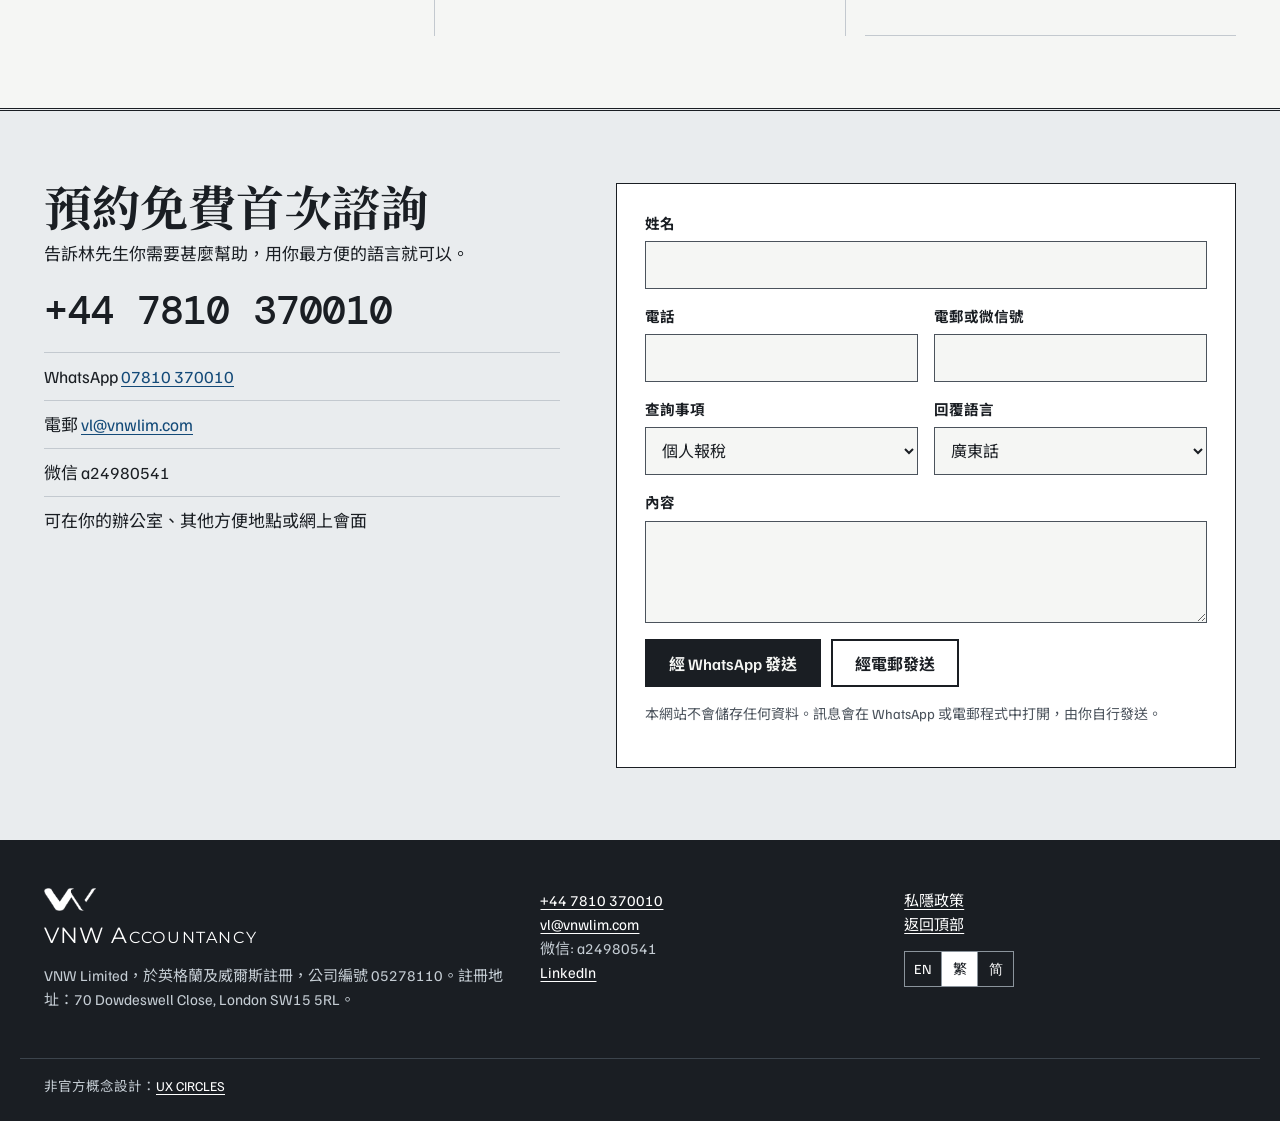
<file: zh/index.html>
<!doctype html>
<html lang="zh-Hant">
<head>
<meta charset="utf-8">
<meta name="viewport" content="width=device-width, initial-scale=1">
<meta name="robots" content="noindex, nofollow">
<title>VNW 會計事務所 | 林裕慶 FCCA，倫敦會計師</title>
<meta name="description" content="為個體經營者、業主及有限公司處理稅務和賬目，提供英語、普通話、粵語及閩南話服務。">
<meta name="theme-color" content="#f5f6f4">
<link rel="icon" href="../assets/img/favicon.svg" type="image/svg+xml">
<link rel="alternate" hreflang="en-GB" href="https://uxcircles.github.io/vnwlim/">
<link rel="alternate" hreflang="zh-Hant" href="https://uxcircles.github.io/vnwlim/zh/">
<link rel="alternate" hreflang="zh-Hans" href="https://uxcircles.github.io/vnwlim/sc/">
<link rel="preload" href="../assets/fonts/spectral-500.woff2" as="font" type="font/woff2" crossorigin>
<link rel="preload" href="../assets/fonts/familjen.woff2" as="font" type="font/woff2" crossorigin>
<link rel="preload" href="../assets/fonts/noto-serif-tc-700.woff2" as="font" type="font/woff2" crossorigin>
<link rel="stylesheet" href="../assets/css/site.css?v=912aa85d">
</head>
<body>
<a class="skip" href="#main">跳至正文</a>
<div class="concept" role="note"><div class="concept-in">
<p><span class="concept-tag">概念</span><span class="concept-long">概念設計展示，並非 <a href="https://www.vnwlim.com/" target="_blank" rel="noopener">VNW 會計事務所官方網站</a>。</span></p>
<a class="concept-by" href="https://ux-circles.com/professionals" target="_blank" rel="noopener"><span class="concept-by-pre">設計：</span><strong>UX CIRCLES</strong> ↗</a></div></div><header class="mast" id="top">
<div class="mast-in">
<a class="brand" href="./" aria-label="VNW Accountancy">
<img src="../assets/img/vw-mark.png" width="61" height="27" alt=""><span class="brand-name" aria-hidden="true">VNW <span class="sc">Accountancy</span></span></a>
<nav class="nav" id="nav" aria-label="選單"><a href="#dates">報稅日子</a><a href="#services">服務</a><a href="#vincent">林裕慶</a><a href="#column">稅務專欄</a><a href="#contact">聯絡</a></nav>
<nav class="lang" aria-label="Language / 語言"><a href="../" hreflang="en-GB" lang="en-GB" title="English">EN</a><a href="../zh/" hreflang="zh-Hant" lang="zh-Hant" aria-current="true" title="繁體中文">繁</a><a href="../sc/" hreflang="zh-Hans" lang="zh-Hans" title="简体中文">简</a></nav>
<button class="menu-btn" aria-expanded="false" aria-controls="nav">選單</button>
</div>
</header><main id="main">
<section class="hero" id="dates" aria-labelledby="h1">
<div class="wrap">
<p class="dateline"><span>Roehampton, London</span><span>今天是 <time id="today" datetime="2026-11-18">2026 年 11 月 18 日（星期三）</time></span><span>ACCA · FCCA</span></p>
<div class="hero-top"><h1 id="h1">英國稅務年度，<br>每個限期都替你記住</h1>
<p class="lede">林裕慶（Vincent Lim）是英國皇家特許公認會計師公會資深會員（FCCA），在倫敦西南區開設 ACCA 註冊會計事務所。個體經營者、業主、有限公司的稅局和公司註冊處限期，由他一一記住，並以英語、普通話、粵語或閩南話向你解釋清楚。</p></div>
<h2 class="d-head">下一個限期</h2>
<ol class="d-list" id="d-next">
<li class="d-row"><time class="d-date" datetime="2027-01-31"><span class="d-day">31</span><span class="d-mon">1月 2027</span></time>
<span class="d-count">還有 74 天</span><div class="d-text"><h3>2025/26 年度個人報稅：網上報稅及繳清稅款</h3><p>繳清 2025/26 年度餘額及 2026/27 年度第一期預繳稅款。逾期報稅即罰 £100。</p></div></li>
<li class="d-row"><time class="d-date" datetime="2027-02-07"><span class="d-day">7</span><span class="d-mon">2月 2027</span></time>
<span class="d-count">還有 81 天</span><div class="d-text"><h3>數碼報稅（MTD）：2026/27 年度第三季更新</h3><p>適用於已加入 MTD 個人所得稅的個體經營者及業主（10 月 6 日至 1 月 5 日）。</p></div></li>
<li class="d-row"><time class="d-date" datetime="2027-04-05"><span class="d-day">5</span><span class="d-mon">4月 2027</span></time>
<span class="d-count">還有 138 天</span><div class="d-text"><h3>2026/27 稅務年度結束</h3><p>使用本年度 ISA 免稅額、退休金稅務寬減及資本收益免稅額的最後一天。</p></div></li>
<li class="d-row"><time class="d-date" datetime="2027-04-06"><span class="d-day">6</span><span class="d-mon">4月 2027</span></time>
<span class="d-count">還有 139 天</span><div class="d-text"><h3>2027/28 稅務年度開始</h3><p>如 2025/26 年度自僱及租金收入超過 £30,000，今日起須以數碼方式報個人所得稅（MTD）。</p></div></li>
</ol>
<details class="d-more"><summary>顯示未來 12 個月的所有日子</summary>
<ol class="d-list d-list-sm" id="d-year">
<li class="d-row"><time class="d-date" datetime="2027-01-31"><span class="d-day">31</span><span class="d-mon">1月 2027</span></time>
<span class="d-count">還有 74 天</span><div class="d-text"><h3>2025/26 年度個人報稅：網上報稅及繳清稅款</h3><p>繳清 2025/26 年度餘額及 2026/27 年度第一期預繳稅款。逾期報稅即罰 £100。</p></div></li>
<li class="d-row"><time class="d-date" datetime="2027-02-07"><span class="d-day">7</span><span class="d-mon">2月 2027</span></time>
<span class="d-count">還有 81 天</span><div class="d-text"><h3>數碼報稅（MTD）：2026/27 年度第三季更新</h3><p>適用於已加入 MTD 個人所得稅的個體經營者及業主（10 月 6 日至 1 月 5 日）。</p></div></li>
<li class="d-row"><time class="d-date" datetime="2027-04-05"><span class="d-day">5</span><span class="d-mon">4月 2027</span></time>
<span class="d-count">還有 138 天</span><div class="d-text"><h3>2026/27 稅務年度結束</h3><p>使用本年度 ISA 免稅額、退休金稅務寬減及資本收益免稅額的最後一天。</p></div></li>
<li class="d-row"><time class="d-date" datetime="2027-04-06"><span class="d-day">6</span><span class="d-mon">4月 2027</span></time>
<span class="d-count">還有 139 天</span><div class="d-text"><h3>2027/28 稅務年度開始</h3><p>如 2025/26 年度自僱及租金收入超過 £30,000，今日起須以數碼方式報個人所得稅（MTD）。</p></div></li>
<li class="d-row"><time class="d-date" datetime="2027-05-07"><span class="d-day">7</span><span class="d-mon">5月 2027</span></time>
<span class="d-count">還有 170 天</span><div class="d-text"><h3>數碼報稅（MTD）：2026/27 年度第四季更新</h3><p>涵蓋 1 月 6 日至 4 月 5 日，全年數字於翌年 1 月 31 日前的報稅表中確定。</p></div></li>
<li class="d-row"><time class="d-date" datetime="2027-05-31"><span class="d-day">31</span><span class="d-mon">5月 2027</span></time>
<span class="d-count">還有 194 天</span><div class="d-text"><h3>僱主：向員工發出 2026/27 年度 P60</h3><p>4 月 5 日仍在職的每位員工都要收到。</p></div></li>
<li class="d-row"><time class="d-date" datetime="2027-07-06"><span class="d-day">6</span><span class="d-mon">7月 2027</span></time>
<span class="d-count">還有 230 天</span><div class="d-text"><h3>僱主：遞交 2026/27 年度 P11D 及 P11D(b)</h3><p>申報公司車、醫療保險等實物福利。</p></div></li>
<li class="d-row"><time class="d-date" datetime="2027-07-31"><span class="d-day">31</span><span class="d-mon">7月 2027</span></time>
<span class="d-count">還有 255 天</span><div class="d-text"><h3>2026/27 年度第二期預繳稅款</h3><p>上一年度個人稅單超過 £1,000 的人士須繳交。</p></div></li>
<li class="d-row"><time class="d-date" datetime="2027-08-07"><span class="d-day">7</span><span class="d-mon">8月 2027</span></time>
<span class="d-count">還有 262 天</span><div class="d-text"><h3>數碼報稅（MTD）：2027/28 年度第一季更新</h3><p>涵蓋 4 月 6 日至 7 月 5 日，須經認可軟件遞交。</p></div></li>
<li class="d-row"><time class="d-date" datetime="2027-10-05"><span class="d-day">5</span><span class="d-mon">10月 2027</span></time>
<span class="d-count">還有 321 天</span><div class="d-text"><h3>登記 2026/27 年度個人報稅</h3><p>如上一稅務年度開始自僱、出租物業或有其他未扣稅收入。</p></div></li>
<li class="d-row"><time class="d-date" datetime="2027-10-31"><span class="d-day">31</span><span class="d-mon">10月 2027</span></time>
<span class="d-count">還有 347 天</span><div class="d-text"><h3>2026/27 年度紙本個人報稅表</h3><p>改為網上報稅可延至 1 月 31 日。</p></div></li>
<li class="d-row"><time class="d-date" datetime="2027-11-07"><span class="d-day">7</span><span class="d-mon">11月 2027</span></time>
<span class="d-count">還有 354 天</span><div class="d-text"><h3>數碼報稅（MTD）：2027/28 年度第二季更新</h3><p>涵蓋 7 月 6 日至 10 月 5 日。</p></div></li>
</ol></details>
<p class="d-paye">僱主注意：每月 22 日前（郵寄則 19 日前）向稅局繳交上月的人工稅及國民保險。下一次： <strong id="paye">22 11月 2026</strong></p>
<div class="hero-cta"><p class="cta-label">首次諮詢免費</p>
<a class="btn btn-ink" href="tel:+447810370010">07810 370010</a>
<a class="btn" href="https://wa.me/447810370010" target="_blank" rel="noopener">WhatsApp 林先生</a></div>
<p class="d-note">日子由瀏覽器按稅局公佈的規則即時計算，僅供一般參考，個別情況或有不同。</p>
</div>
</section>

<section class="co" id="company" aria-labelledby="co-h">
<div class="wrap co-in">
<div><h2 id="co-h">你公司自己的限期</h2><p>公司的限期由會計年結日起計，與稅務年度無關。輸入年結日，即可看到各項限期。</p>
<form class="co-form" onsubmit="return false">
<label>公司年結日<input type="date" id="co-ye" value="2026-03-31"></label>
<label>增值稅季度結束日（選填）<input type="date" id="co-vat"></label>
</form>
<p class="small">僅為估算，並非專業意見。實際日子請向林先生確認。</p></div>
<ol class="co-out" id="co-out" aria-live="polite"><li>選擇日期後顯示限期</li></ol>
</div>
</section>

<section class="svc" id="services" aria-labelledby="svc-h">
<div class="wrap">
<h2 id="svc-h">服務範圍</h2>
<div class="svc-grid"><div class="svc-col"><h3>稅務</h3><ul><li>個人所得稅</li><li>公司稅</li><li>增值稅（消費稅）</li><li>人工稅（PAYE）</li><li>資本收益稅</li><li>稅務策劃</li></ul></div><div class="svc-col"><h3>會計</h3><ul><li>簿記</li><li>工資單</li><li>管理賬目</li><li>公司法定年終報表</li><li>QuickBooks 設定及培訓</li></ul></div><div class="svc-col"><h3>公司事務</h3><ul><li>英國公司註冊</li><li>公司秘書職務</li><li>物業管理賬目</li></ul></div><div class="svc-col"><h3>創業</h3><ul><li>新創業諮詢</li><li>商業計劃書</li><li>現金流預測</li><li>商業貸款</li><li>商業顧問</li></ul></div></div>
<p class="svc-new">剛開始做生意，或剛移居英國？林先生會帶你一步步完成開業手續，並講解隨之而來的稅務。</p>
</div>
</section>

<section class="ways" aria-labelledby="ways-h">
<div class="wrap"><h2 id="ways-h">工作方式</h2><ol class="ways-list"><li><span class="w-n">1</span><h3>先定好固定收費</h3><p>按月、按季或按年收費，費用已包括隨時就會計及稅務問題向林先生查詢。</p></li><li><span class="w-n">2</span><h3>由負責人親自見你</h3><p>每位新客戶都會先與林先生見面，地點可以是你的辦公室或其他方便的地方。之後可隨時以電郵、電話或訊息聯絡。</p></li><li><span class="w-n">3</span><h3>合法節稅</h3><p>為每位客戶度身訂造節稅方案，讓更多利潤留在生意裡。</p></li><li><span class="w-n">4</span><h3>把你的生意當作自己的生意</h3><p>客戶成功，事務所也就成功，這就是我們的理念。</p></li></ol></div>
</section>

<section class="vin" id="vincent" aria-labelledby="vin-h">
<div class="wrap vin-in">
<figure class="vin-photo"><img src="../assets/img/vincent-700.jpg" srcset="../assets/img/vincent-700.jpg 700w, ../assets/img/vincent.jpg 1400w" sizes="(min-width: 900px) 40vw, 100vw" width="700" height="467" alt="林裕慶穿灰色西裝，雙手交叉站在窗前" loading="lazy"></figure>
<div class="vin-text">
<h2 id="vin-h">林裕慶 Vincent Lim，FCCA</h2>
<p>林先生於 2005 年創立 VNW。他最初是電腦程式分析員，1992 年大學畢業後轉投會計，其後在會計事務所及餐飲、電腦、慈善機構等領域工作。他曾任一家上市公司的公司秘書，目前亦擔任多家企業的董事或公司秘書。</p><p>他對地產、裝修和物業管理亦有一定認識。</p>
<div class="vin-facts">
<div><h3>語言</h3><ul class="langs"><li lang="en">English</li><li lang="zh-Hant">普通話</li><li lang="zh-Hant">廣東話</li><li lang="zh-Hant">閩南話</li></ul></div>
<div><h3>資歷</h3><ul><li>英國皇家特許公認會計師公會資深會員（FCCA）</li><li>英國金斯頓大學 策略金融管理碩士</li><li>英國英格蘭中央大學 電腦資訊系統榮譽學士</li><li>基督教研究碩士（MACS）</li><li>新加坡理工學院 商業行政文憑</li></ul></div>
<div><h3>事務所</h3><ul><li>ACCA 註冊會計事務所</li><li>ACCA 認可僱主，培訓未來會計師</li><li>QuickBooks 高級認證顧問（網上版）</li></ul></div>
</div></div>
</div>
</section>

<section class="col" id="column" aria-labelledby="col-h">
<div class="wrap">
<div class="col-head"><h2 id="col-h">英國稅務資訊專欄</h2><p>林先生曾在《英國僑報》撰寫每月稅務專欄，共十五期，解答新移民最常問的問題。報章網站的連結已無法開啟，以下為文章目錄，如需全文可向林先生索取。</p></div>
<ol class="col-grid"><li class="c-item"><time datetime="2022-03">3月 2022</time><h3>英國稅務免稅額</h3><p>免費的東西，人人都喜歡！我們處在高稅率的西方國家，如何付少一點稅，大概是大家關心的議題！</p><a class="c-ask" href="https://wa.me/447810370010?text=%E6%9E%97%E5%85%88%E7%94%9F%E6%82%A8%E5%A5%BD%2C%20%E8%8B%B1%E5%9C%8B%E7%A8%85%E5%8B%99%E5%85%8D%E7%A8%85%E9%A1%8D%20%282022-03%29" target="_blank" rel="noopener">索取全文</a></li><li class="c-item"><time datetime="2022-04">4月 2022</time><h3>英國稅率和報稅</h3><p>如果收入超過免稅額，那我們應該繳多少稅呢？</p><a class="c-ask" href="https://wa.me/447810370010?text=%E6%9E%97%E5%85%88%E7%94%9F%E6%82%A8%E5%A5%BD%2C%20%E8%8B%B1%E5%9C%8B%E7%A8%85%E7%8E%87%E5%92%8C%E5%A0%B1%E7%A8%85%20%282022-04%29" target="_blank" rel="noopener">索取全文</a></li><li class="c-item"><time datetime="2022-05">5月 2022</time><h3>英國稅務居民</h3><p>英國稅務居民有義務申報全世界的個人收入，對於有國外收入和資產的新移民，成為稅務居民的時間點可能是很重要的！</p><a class="c-ask" href="https://wa.me/447810370010?text=%E6%9E%97%E5%85%88%E7%94%9F%E6%82%A8%E5%A5%BD%2C%20%E8%8B%B1%E5%9C%8B%E7%A8%85%E5%8B%99%E5%B1%85%E6%B0%91%20%282022-05%29" target="_blank" rel="noopener">索取全文</a></li><li class="c-item"><time datetime="2022-06">6月 2022</time><h3>開心繳稅？！</h3><p>對於從來沒有付過個人所得稅或習慣低稅率的人士，要在這裡交付高稅，的確是不容易！</p><a class="c-ask" href="https://wa.me/447810370010?text=%E6%9E%97%E5%85%88%E7%94%9F%E6%82%A8%E5%A5%BD%2C%20%E9%96%8B%E5%BF%83%E7%B9%B3%E7%A8%85%EF%BC%9F%EF%BC%81%20%282022-06%29" target="_blank" rel="noopener">索取全文</a></li><li class="c-item"><time datetime="2022-07">7月 2022</time><h3>退休金的稅務優惠</h3><p>以稅務的角度讓大家明白為何供退休金是一項有效的省稅方案。</p><a class="c-ask" href="https://wa.me/447810370010?text=%E6%9E%97%E5%85%88%E7%94%9F%E6%82%A8%E5%A5%BD%2C%20%E9%80%80%E4%BC%91%E9%87%91%E7%9A%84%E7%A8%85%E5%8B%99%E5%84%AA%E6%83%A0%20%282022-07%29" target="_blank" rel="noopener">索取全文</a></li><li class="c-item"><time datetime="2022-08">8月 2022</time><h3>英國遺產稅</h3><p>遺產稅是「死人」要付的稅，一般不是「活人」需要付的稅！</p><a class="c-ask" href="https://wa.me/447810370010?text=%E6%9E%97%E5%85%88%E7%94%9F%E6%82%A8%E5%A5%BD%2C%20%E8%8B%B1%E5%9C%8B%E9%81%BA%E7%94%A2%E7%A8%85%20%282022-08%29" target="_blank" rel="noopener">索取全文</a></li><li class="c-item"><time datetime="2022-09">9月 2022</time><h3>「一刀兩斷」的稅務</h3><p>若在兩個國家都有收入，可能在兩個國家都要申報收入和繳稅。</p><a class="c-ask" href="https://wa.me/447810370010?text=%E6%9E%97%E5%85%88%E7%94%9F%E6%82%A8%E5%A5%BD%2C%20%E3%80%8C%E4%B8%80%E5%88%80%E5%85%A9%E6%96%B7%E3%80%8D%E7%9A%84%E7%A8%85%E5%8B%99%20%282022-09%29" target="_blank" rel="noopener">索取全文</a></li><li class="c-item"><time datetime="2022-10">10月 2022</time><h3>海外匯錢進入英國要交稅嗎？</h3><p>從海外匯到英國的儲蓄、家用、學費、遺產，到底需要付稅嗎？</p><p class="c-flag"><strong>2025 年 4 月規則已改變</strong> 非原籍居民身份及匯款基礎已於 2025 年 4 月 5 日取消。在海外居住滿十年後來英的人士，可改用四年的「海外收入及收益」（FIG）制度。</p><a class="c-ask" href="https://wa.me/447810370010?text=%E6%9E%97%E5%85%88%E7%94%9F%E6%82%A8%E5%A5%BD%2C%20%E6%B5%B7%E5%A4%96%E5%8C%AF%E9%8C%A2%E9%80%B2%E5%85%A5%E8%8B%B1%E5%9C%8B%E8%A6%81%E4%BA%A4%E7%A8%85%E5%97%8E%EF%BC%9F%20%282022-10%29" target="_blank" rel="noopener">索取全文</a></li><li class="c-item"><time datetime="2022-11">11月 2022</time><h3>非英國原住民的權益</h3><p>非英國原住民 (Non-Domicile) 有權利決定他們如何申報國外的收入。</p><p class="c-flag"><strong>2025 年 4 月規則已改變</strong> 非原籍居民身份及匯款基礎已於 2025 年 4 月 5 日取消。在海外居住滿十年後來英的人士，可改用四年的「海外收入及收益」（FIG）制度。</p><a class="c-ask" href="https://wa.me/447810370010?text=%E6%9E%97%E5%85%88%E7%94%9F%E6%82%A8%E5%A5%BD%2C%20%E9%9D%9E%E8%8B%B1%E5%9C%8B%E5%8E%9F%E4%BD%8F%E6%B0%91%E7%9A%84%E6%AC%8A%E7%9B%8A%20%282022-11%29" target="_blank" rel="noopener">索取全文</a></li><li class="c-item"><time datetime="2022-12">12月 2022</time><h3>淺談英國商業結構（一）</h3><p>選擇適當的結構來經商是很重要的。</p><a class="c-ask" href="https://wa.me/447810370010?text=%E6%9E%97%E5%85%88%E7%94%9F%E6%82%A8%E5%A5%BD%2C%20%E6%B7%BA%E8%AB%87%E8%8B%B1%E5%9C%8B%E5%95%86%E6%A5%AD%E7%B5%90%E6%A7%8B%EF%BC%88%E4%B8%80%EF%BC%89%20%282022-12%29" target="_blank" rel="noopener">索取全文</a></li><li class="c-item"><time datetime="2023-01">1月 2023</time><h3>淺談英國商業結構（二）</h3><p>以稅務的角度來比較哪一個結構是比較有效的。</p><a class="c-ask" href="https://wa.me/447810370010?text=%E6%9E%97%E5%85%88%E7%94%9F%E6%82%A8%E5%A5%BD%2C%20%E6%B7%BA%E8%AB%87%E8%8B%B1%E5%9C%8B%E5%95%86%E6%A5%AD%E7%B5%90%E6%A7%8B%EF%BC%88%E4%BA%8C%EF%BC%89%20%282023-01%29" target="_blank" rel="noopener">索取全文</a></li><li class="c-item"><time datetime="2023-02">2月 2023</time><h3>捐獻給慈善機構和稅務回扣</h3><p>捐款給英國的慈善機構，個體納稅人有沒有稅務優惠呢？</p><a class="c-ask" href="https://wa.me/447810370010?text=%E6%9E%97%E5%85%88%E7%94%9F%E6%82%A8%E5%A5%BD%2C%20%E6%8D%90%E7%8D%BB%E7%B5%A6%E6%85%88%E5%96%84%E6%A9%9F%E6%A7%8B%E5%92%8C%E7%A8%85%E5%8B%99%E5%9B%9E%E6%89%A3%20%282023-02%29" target="_blank" rel="noopener">索取全文</a></li><li class="c-item"><time datetime="2023-03">3月 2023</time><h3>避稅與逃稅有何不同？</h3><p>這些省稅的「策略」是否是逃稅的行為呢？</p><a class="c-ask" href="https://wa.me/447810370010?text=%E6%9E%97%E5%85%88%E7%94%9F%E6%82%A8%E5%A5%BD%2C%20%E9%81%BF%E7%A8%85%E8%88%87%E9%80%83%E7%A8%85%E6%9C%89%E4%BD%95%E4%B8%8D%E5%90%8C%EF%BC%9F%20%282023-03%29" target="_blank" rel="noopener">索取全文</a></li><li class="c-item"><time datetime="2023-04">4月 2023</time><h3>避稅與逃稅有何後果？</h3><p>逃稅 (Tax Evasion) 是一種犯罪行為。</p><a class="c-ask" href="https://wa.me/447810370010?text=%E6%9E%97%E5%85%88%E7%94%9F%E6%82%A8%E5%A5%BD%2C%20%E9%81%BF%E7%A8%85%E8%88%87%E9%80%83%E7%A8%85%E6%9C%89%E4%BD%95%E5%BE%8C%E6%9E%9C%EF%BC%9F%20%282023-04%29" target="_blank" rel="noopener">索取全文</a></li><li class="c-item"><time datetime="2023-05">5月 2023</time><h3>物業稅務現在與未來</h3><p>從稅務的角度，物業投資者現在需要注意什麼？未來又有什麼改變呢？</p><a class="c-ask" href="https://wa.me/447810370010?text=%E6%9E%97%E5%85%88%E7%94%9F%E6%82%A8%E5%A5%BD%2C%20%E7%89%A9%E6%A5%AD%E7%A8%85%E5%8B%99%E7%8F%BE%E5%9C%A8%E8%88%87%E6%9C%AA%E4%BE%86%20%282023-05%29" target="_blank" rel="noopener">索取全文</a></li></ol>
</div>
</section>

<section class="contact" id="contact" aria-labelledby="ct-h">
<div class="wrap ct-in">
<div class="ct-info">
<h2 id="ct-h">預約免費首次諮詢</h2>
<p>告訴林先生你需要甚麼幫助，用你最方便的語言就可以。</p>
<p class="ct-phone"><a href="tel:+447810370010">+44 7810 370010</a></p>
<ul class="ct-list"><li>WhatsApp <a href="https://wa.me/447810370010" target="_blank" rel="noopener">07810 370010</a></li>
<li>電郵 <a href="mailto:vl@vnwlim.com">vl@vnwlim.com</a></li><li>微信 a24980541</li>
<li>可在你的辦公室、其他方便地點或網上會面</li></ul>
</div>
<form class="ct-form" id="ct-form" novalidate>
<label>姓名<input name="name" autocomplete="name" required></label>
<div class="two"><label>電話<input name="phone" type="tel" autocomplete="tel"></label>
<label>電郵或微信號<input name="reach" autocomplete="email"></label></div>
<div class="two"><label>查詢事項<select name="topic"><option>個人報稅</option><option>公司賬目及公司稅</option><option>增值稅或工資單</option><option>開業</option><option>剛移居英國</option><option>業主或物業</option><option>其他</option></select></label>
<label>回覆語言<select name="lang"><option>English</option><option>普通話</option><option selected>廣東話</option><option>閩南話</option></select></label></div>
<label>內容<textarea name="msg" rows="4"></textarea></label>
<p class="ct-err" id="ct-err" role="alert" hidden></p>
<div class="ct-btns"><button class="btn btn-ink" value="wa">經 WhatsApp 發送</button><button class="btn" value="mail">經電郵發送</button></div>
<p class="small">本網站不會儲存任何資料。訊息會在 WhatsApp 或電郵程式中打開，由你自行發送。</p>
</form>
</div>
</section>
</main><footer class="foot">
<div class="wrap foot-in">
<div><img src="../assets/img/vw-mark.png" width="61" height="27" alt=""><p class="foot-name"><span class="brand-name">VNW <span class="sc">Accountancy</span></span></p>
<p>VNW Limited，於英格蘭及威爾斯註冊，公司編號 05278110。註冊地址：70 Dowdeswell Close, London SW15 5RL。</p></div>
<div><p><a href="tel:+447810370010">+44 7810 370010</a><br><a href="mailto:vl@vnwlim.com">vl@vnwlim.com</a><br>微信: a24980541<br>
<a href="https://www.linkedin.com/in/vincent-lim-140ba69/" target="_blank" rel="noopener">LinkedIn</a></p></div>
<div><p><a href="../zh/privacy.html">私隱政策</a><br><a href="#top">返回頂部</a></p>
<nav class="lang lang-foot" aria-label="Language / 語言"><a href="../" hreflang="en-GB" lang="en-GB" title="English">EN</a><a href="../zh/" hreflang="zh-Hant" lang="zh-Hant" aria-current="true" title="繁體中文">繁</a><a href="../sc/" hreflang="zh-Hans" lang="zh-Hans" title="简体中文">简</a></nav></div>
</div>
<p class="wrap foot-note">非官方概念設計：<a href="https://ux-circles.com/professionals" target="_blank" rel="noopener">UX CIRCLES</a></p>
</footer>
<nav class="mbar" aria-label="致電">
<a href="tel:+447810370010">致電</a><a href="https://wa.me/447810370010" target="_blank" rel="noopener">WhatsApp</a><a href="mailto:vl@vnwlim.com">電郵</a>
</nav><script>window.VNW={"lang": "zh", "deadlines": [{"m": 1, "d": 31, "from": null, "t": "{a} 年度個人報稅：網上報稅及繳清稅款", "w": "繳清 {a} 年度餘額及 {b} 年度第一期預繳稅款。逾期報稅即罰 £100。", "y": {}}, {"m": 2, "d": 7, "from": "2026-08-07", "t": "數碼報稅（MTD）：{b} 年度第三季更新", "w": "適用於已加入 MTD 個人所得稅的個體經營者及業主（10 月 6 日至 1 月 5 日）。", "y": {}}, {"m": 4, "d": 5, "from": null, "t": "{b} 稅務年度結束", "w": "使用本年度 ISA 免稅額、退休金稅務寬減及資本收益免稅額的最後一天。", "y": {}}, {"m": 4, "d": 6, "from": null, "t": "{c} 稅務年度開始", "w": "新年度的免稅額及稅率由今日起生效。", "y": {"2027": "如 2025/26 年度自僱及租金收入超過 £30,000，今日起須以數碼方式報個人所得稅（MTD）。", "2028": "如 2026/27 年度自僱及租金收入超過 £20,000，今日起須以數碼方式報個人所得稅（MTD）。"}}, {"m": 5, "d": 7, "from": "2026-08-07", "t": "數碼報稅（MTD）：{b} 年度第四季更新", "w": "涵蓋 1 月 6 日至 4 月 5 日，全年數字於翌年 1 月 31 日前的報稅表中確定。", "y": {}}, {"m": 5, "d": 31, "from": null, "t": "僱主：向員工發出 {b} 年度 P60", "w": "4 月 5 日仍在職的每位員工都要收到。", "y": {}}, {"m": 7, "d": 6, "from": null, "t": "僱主：遞交 {b} 年度 P11D 及 P11D(b)", "w": "申報公司車、醫療保險等實物福利。", "y": {}}, {"m": 7, "d": 31, "from": null, "t": "{b} 年度第二期預繳稅款", "w": "上一年度個人稅單超過 £1,000 的人士須繳交。", "y": {}}, {"m": 8, "d": 7, "from": "2026-08-07", "t": "數碼報稅（MTD）：{c} 年度第一季更新", "w": "涵蓋 4 月 6 日至 7 月 5 日，須經認可軟件遞交。", "y": {}}, {"m": 10, "d": 5, "from": null, "t": "登記 {b} 年度個人報稅", "w": "如上一稅務年度開始自僱、出租物業或有其他未扣稅收入。", "y": {}}, {"m": 10, "d": 31, "from": null, "t": "{b} 年度紙本個人報稅表", "w": "改為網上報稅可延至 1 月 31 日。", "y": {}}, {"m": 11, "d": 7, "from": "2026-08-07", "t": "數碼報稅（MTD）：{c} 年度第二季更新", "w": "涵蓋 7 月 6 日至 10 月 5 日。", "y": {}}], "ui": {"days": "還有 {n} 天", "day": "明天", "today": "今天", "months": ["1月", "2月", "3月", "4月", "5月", "6月", "7月", "8月", "9月", "10月", "11月", "12月"]}, "co": {"rows": {"ct_pay": "繳交公司稅", "ch": "向公司註冊處遞交年度報表", "ct600": "遞交公司稅表（CT600）", "vat": "遞交增值稅表及繳稅"}, "notes": {"ct_pay": "年結後 9 個月零 1 天；適用於利潤低於 £150 萬的公司。", "ch": "私人公司為年結後 9 個月（首年另有規定）。", "ct600": "年結後 12 個月。", "vat": "季度結束後 1 個月零 7 天，經 MTD 軟件遞交。"}, "empty": "選擇日期後顯示限期", "passed": "已過"}, "form": {"need": "請填寫姓名及聯絡方式。", "hello": "林先生您好", "name": "姓名", "phone": "電話", "reach": "電郵或微信號", "topic": "查詢事項", "lang": "回覆語言"}, "wa": "https://wa.me/447810370010", "email": "vl@vnwlim.com"};</script>
<script src="../assets/js/main.js?v=7a157bbf" defer></script>
</body>
</html>
</file>
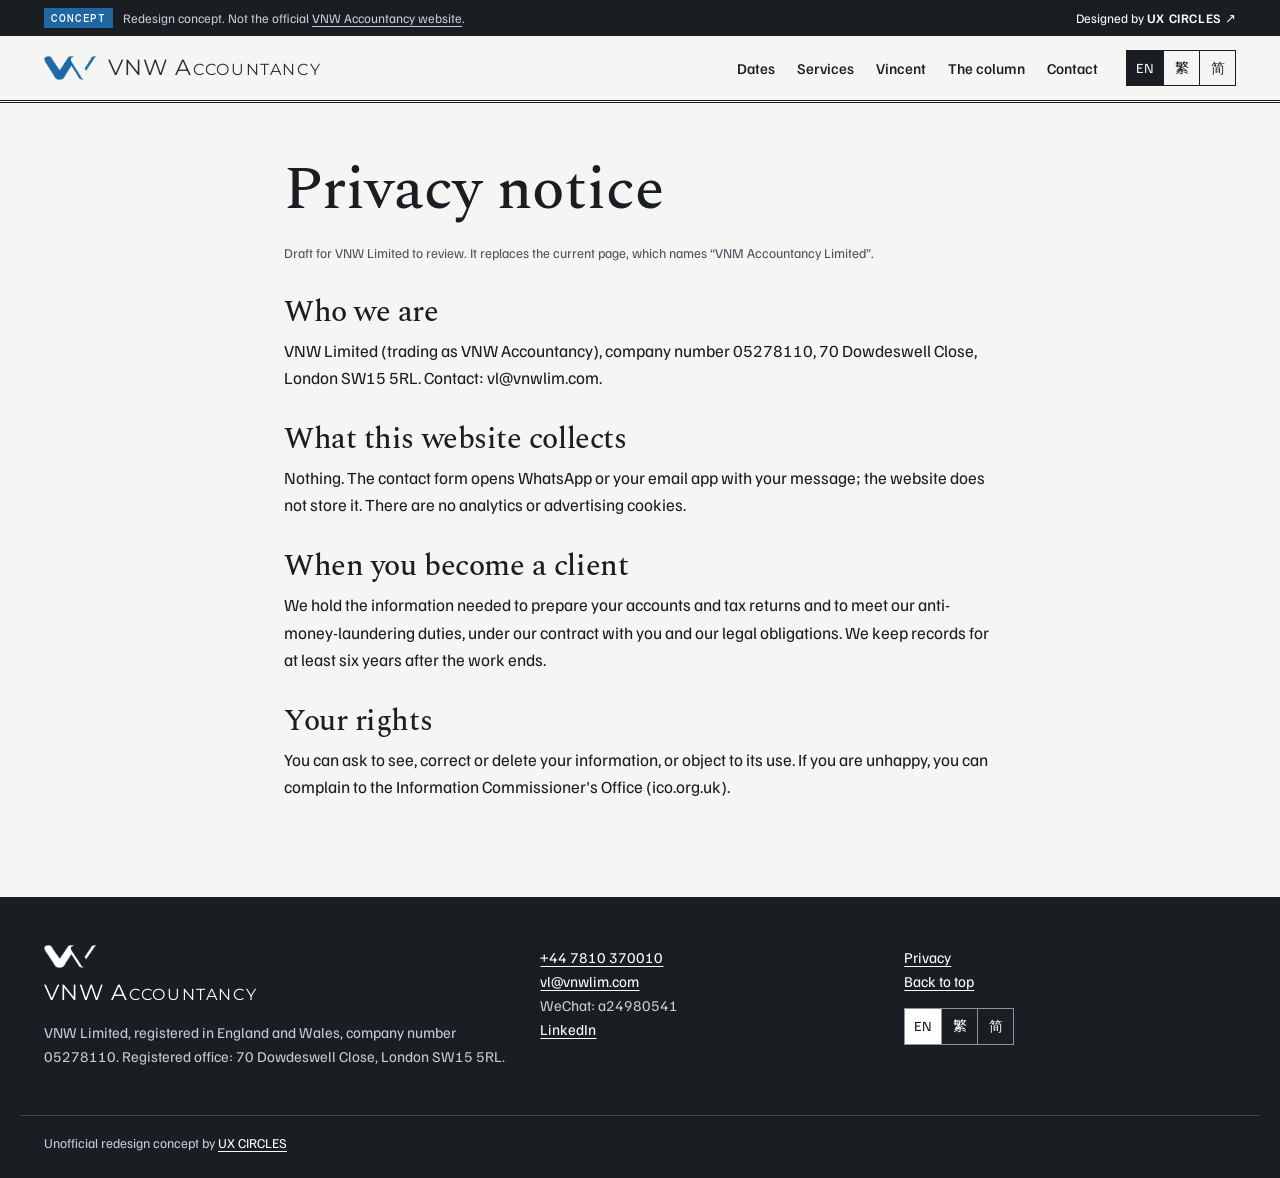
<file: privacy.html>
<!doctype html>
<html lang="en-GB">
<head>
<meta charset="utf-8">
<meta name="viewport" content="width=device-width, initial-scale=1">
<meta name="robots" content="noindex, nofollow">
<title>Privacy notice | VNW Accountancy</title>
<meta name="description" content="Tax and accounts for sole traders, landlords and limited companies, in English, Mandarin, Cantonese and Hokkien.">
<meta name="theme-color" content="#f5f6f4">
<link rel="icon" href="assets/img/favicon.svg" type="image/svg+xml">
<link rel="alternate" hreflang="en-GB" href="https://uxcircles.github.io/vnwlim/privacy.html">
<link rel="alternate" hreflang="zh-Hant" href="https://uxcircles.github.io/vnwlim/zh/privacy.html">
<link rel="alternate" hreflang="zh-Hans" href="https://uxcircles.github.io/vnwlim/sc/privacy.html">
<link rel="preload" href="assets/fonts/spectral-500.woff2" as="font" type="font/woff2" crossorigin>
<link rel="preload" href="assets/fonts/familjen.woff2" as="font" type="font/woff2" crossorigin>
<link rel="stylesheet" href="assets/css/site.css?v=912aa85d">
</head>
<body>
<a class="skip" href="#main">Skip to content</a>
<div class="concept" role="note"><div class="concept-in">
<p><span class="concept-tag">Concept</span><span class="concept-long">Redesign concept. Not the official <a href="https://www.vnwlim.com/" target="_blank" rel="noopener">VNW Accountancy website</a>.</span></p>
<a class="concept-by" href="https://ux-circles.com/professionals" target="_blank" rel="noopener"><span class="concept-by-pre">Designed by </span><strong>UX CIRCLES</strong> ↗</a></div></div><header class="mast" id="top">
<div class="mast-in">
<a class="brand" href="./" aria-label="VNW Accountancy">
<img src="assets/img/vw-mark.png" width="61" height="27" alt=""><span class="brand-name" aria-hidden="true">VNW <span class="sc">Accountancy</span></span></a>
<nav class="nav" id="nav" aria-label="Menu"><a href="./index.html#dates">Dates</a><a href="./index.html#services">Services</a><a href="./index.html#vincent">Vincent</a><a href="./index.html#column">The column</a><a href="./index.html#contact">Contact</a></nav>
<nav class="lang" aria-label="Language / 語言"><a href="privacy.html" hreflang="en-GB" lang="en-GB" aria-current="true" title="English">EN</a><a href="zh/privacy.html" hreflang="zh-Hant" lang="zh-Hant" title="繁體中文">繁</a><a href="sc/privacy.html" hreflang="zh-Hans" lang="zh-Hans" title="简体中文">简</a></nav>
<button class="menu-btn" aria-expanded="false" aria-controls="nav">Menu</button>
</div>
</header><main id="main" class="page"><div class="wrap narrow"><h1>Privacy notice</h1><p class="d-note">Draft for VNW Limited to review. It replaces the current page, which names “VNM Accountancy Limited”.</p><h2>Who we are</h2><p>VNW Limited (trading as VNW Accountancy), company number 05278110, 70 Dowdeswell Close, London SW15 5RL. Contact: vl@vnwlim.com.</p><h2>What this website collects</h2><p>Nothing. The contact form opens WhatsApp or your email app with your message; the website does not store it. There are no analytics or advertising cookies.</p><h2>When you become a client</h2><p>We hold the information needed to prepare your accounts and tax returns and to meet our anti-money-laundering duties, under our contract with you and our legal obligations. We keep records for at least six years after the work ends.</p><h2>Your rights</h2><p>You can ask to see, correct or delete your information, or object to its use. If you are unhappy, you can complain to the Information Commissioner's Office (ico.org.uk).</p></div></main><footer class="foot">
<div class="wrap foot-in">
<div><img src="assets/img/vw-mark.png" width="61" height="27" alt=""><p class="foot-name"><span class="brand-name">VNW <span class="sc">Accountancy</span></span></p>
<p>VNW Limited, registered in England and Wales, company number 05278110. Registered office: 70 Dowdeswell Close, London SW15 5RL.</p></div>
<div><p><a href="tel:+447810370010">+44 7810 370010</a><br><a href="mailto:vl@vnwlim.com">vl@vnwlim.com</a><br>WeChat: a24980541<br>
<a href="https://www.linkedin.com/in/vincent-lim-140ba69/" target="_blank" rel="noopener">LinkedIn</a></p></div>
<div><p><a href="privacy.html">Privacy</a><br><a href="#top">Back to top</a></p>
<nav class="lang lang-foot" aria-label="Language / 語言"><a href="privacy.html" hreflang="en-GB" lang="en-GB" aria-current="true" title="English">EN</a><a href="zh/privacy.html" hreflang="zh-Hant" lang="zh-Hant" title="繁體中文">繁</a><a href="sc/privacy.html" hreflang="zh-Hans" lang="zh-Hans" title="简体中文">简</a></nav></div>
</div>
<p class="wrap foot-note">Unofficial redesign concept by <a href="https://ux-circles.com/professionals" target="_blank" rel="noopener">UX CIRCLES</a></p>
</footer>
<nav class="mbar" aria-label="Call">
<a href="tel:+447810370010">Call</a><a href="https://wa.me/447810370010" target="_blank" rel="noopener">WhatsApp</a><a href="mailto:vl@vnwlim.com">Email</a>
</nav><script>window.VNW={"lang": "en", "deadlines": [{"m": 1, "d": 31, "from": null, "t": "Self Assessment {a}: online return and balance", "w": "Pay the balance for {a} and the first payment on account for {b}. Late returns get an automatic £100 penalty.", "y": {}}, {"m": 2, "d": 7, "from": "2026-08-07", "t": "Making Tax Digital: third quarterly update for {b}", "w": "For sole traders and landlords already in MTD for Income Tax (6 October to 5 January).", "y": {}}, {"m": 4, "d": 5, "from": null, "t": "Tax year {b} ends", "w": "Last day to use this year's ISA allowance, pension relief and capital gains exemption.", "y": {}}, {"m": 4, "d": 6, "from": null, "t": "Tax year {c} begins", "w": "New allowances and rates apply from today.", "y": {"2027": "Making Tax Digital for Income Tax now applies if your 2025/26 self-employed and rental income was over £30,000.", "2028": "Making Tax Digital for Income Tax now applies if your 2026/27 self-employed and rental income was over £20,000."}}, {"m": 5, "d": 7, "from": "2026-08-07", "t": "Making Tax Digital: fourth quarterly update for {b}", "w": "Covers 6 January to 5 April. The year is finalised in your return by 31 January.", "y": {}}, {"m": 5, "d": 31, "from": null, "t": "Employers: give staff their P60 for {b}", "w": "Every employee on the payroll at 5 April gets one.", "y": {}}, {"m": 7, "d": 6, "from": null, "t": "Employers: P11D and P11D(b) for {b}", "w": "Report company cars, health cover and other benefits in kind.", "y": {}}, {"m": 7, "d": 31, "from": null, "t": "Second payment on account for {b}", "w": "For anyone whose last Self Assessment bill was over £1,000.", "y": {}}, {"m": 8, "d": 7, "from": "2026-08-07", "t": "Making Tax Digital: first quarterly update for {c}", "w": "Covers 6 April to 5 July, sent from MTD-compatible software.", "y": {}}, {"m": 10, "d": 5, "from": null, "t": "Register for Self Assessment for {b}", "w": "If you started self-employment, letting or other untaxed income last tax year.", "y": {}}, {"m": 10, "d": 31, "from": null, "t": "Paper Self Assessment return for {b}", "w": "Filing online instead gives you until 31 January.", "y": {}}, {"m": 11, "d": 7, "from": "2026-08-07", "t": "Making Tax Digital: second quarterly update for {c}", "w": "Covers 6 July to 5 October.", "y": {}}], "ui": {"days": "{n} days", "day": "Tomorrow", "today": "Today", "months": ["Jan", "Feb", "Mar", "Apr", "May", "Jun", "Jul", "Aug", "Sep", "Oct", "Nov", "Dec"]}, "co": {"rows": {"ct_pay": "Corporation Tax payment", "ch": "Accounts to Companies House", "ct600": "Corporation Tax return (CT600)", "vat": "VAT return and payment"}, "notes": {"ct_pay": "9 months and 1 day after year end, for companies with profits under £1.5 million.", "ch": "9 months after year end for a private company (a first year has its own rule).", "ct600": "12 months after year end.", "vat": "1 month and 7 days after the quarter ends, through MTD software."}, "empty": "Choose a date to see your deadlines", "passed": "passed"}, "form": {"need": "Please add your name and a way to reach you.", "hello": "Hello Vincent", "name": "Your name", "phone": "Phone", "reach": "Email or WeChat ID", "topic": "What is it about?", "lang": "Reply in"}, "wa": "https://wa.me/447810370010", "email": "vl@vnwlim.com"};</script>
<script src="assets/js/main.js?v=7a157bbf" defer></script>
</body>
</html>
</file>
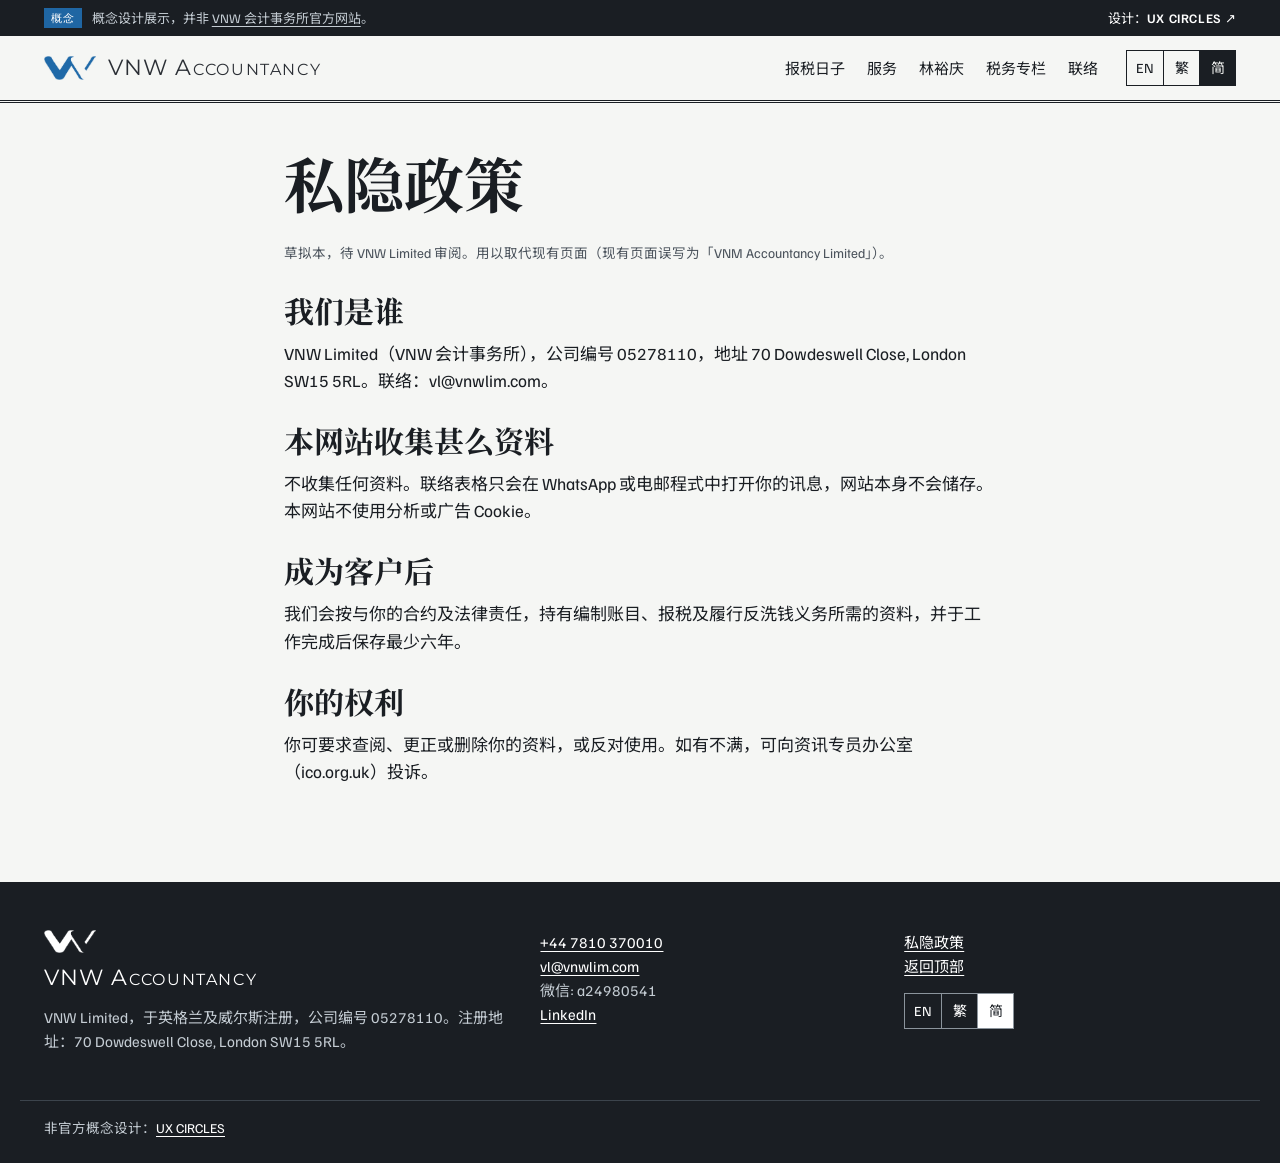
<file: sc/privacy.html>
<!doctype html>
<html lang="zh-Hans">
<head>
<meta charset="utf-8">
<meta name="viewport" content="width=device-width, initial-scale=1">
<meta name="robots" content="noindex, nofollow">
<title>私隐政策 | VNW Accountancy</title>
<meta name="description" content="为个体经营者、业主及有限公司处理税务和账目，提供英语、普通话、粤语及闽南话服务。">
<meta name="theme-color" content="#f5f6f4">
<link rel="icon" href="../assets/img/favicon.svg" type="image/svg+xml">
<link rel="alternate" hreflang="en-GB" href="https://uxcircles.github.io/vnwlim/privacy.html">
<link rel="alternate" hreflang="zh-Hant" href="https://uxcircles.github.io/vnwlim/zh/privacy.html">
<link rel="alternate" hreflang="zh-Hans" href="https://uxcircles.github.io/vnwlim/sc/privacy.html">
<link rel="preload" href="../assets/fonts/spectral-500.woff2" as="font" type="font/woff2" crossorigin>
<link rel="preload" href="../assets/fonts/familjen.woff2" as="font" type="font/woff2" crossorigin>
<link rel="preload" href="../assets/fonts/noto-serif-sc-700.woff2" as="font" type="font/woff2" crossorigin>
<link rel="stylesheet" href="../assets/css/site.css?v=912aa85d">
</head>
<body>
<a class="skip" href="#main">跳至正文</a>
<div class="concept" role="note"><div class="concept-in">
<p><span class="concept-tag">概念</span><span class="concept-long">概念设计展示，并非 <a href="https://www.vnwlim.com/" target="_blank" rel="noopener">VNW 会计事务所官方网站</a>。</span></p>
<a class="concept-by" href="https://ux-circles.com/professionals" target="_blank" rel="noopener"><span class="concept-by-pre">设计：</span><strong>UX CIRCLES</strong> ↗</a></div></div><header class="mast" id="top">
<div class="mast-in">
<a class="brand" href="./" aria-label="VNW Accountancy">
<img src="../assets/img/vw-mark.png" width="61" height="27" alt=""><span class="brand-name" aria-hidden="true">VNW <span class="sc">Accountancy</span></span></a>
<nav class="nav" id="nav" aria-label="选单"><a href="./index.html#dates">报税日子</a><a href="./index.html#services">服务</a><a href="./index.html#vincent">林裕庆</a><a href="./index.html#column">税务专栏</a><a href="./index.html#contact">联络</a></nav>
<nav class="lang" aria-label="Language / 语言"><a href="../privacy.html" hreflang="en-GB" lang="en-GB" title="English">EN</a><a href="../zh/privacy.html" hreflang="zh-Hant" lang="zh-Hant" title="繁体中文">繁</a><a href="../sc/privacy.html" hreflang="zh-Hans" lang="zh-Hans" aria-current="true" title="简体中文">简</a></nav>
<button class="menu-btn" aria-expanded="false" aria-controls="nav">选单</button>
</div>
</header><main id="main" class="page"><div class="wrap narrow"><h1>私隐政策</h1><p class="d-note">草拟本，待 VNW Limited 审阅。用以取代现有页面（现有页面误写为「VNM Accountancy Limited」）。</p><h2>我们是谁</h2><p>VNW Limited（VNW 会计事务所），公司编号 05278110，地址 70 Dowdeswell Close, London SW15 5RL。联络：vl@vnwlim.com。</p><h2>本网站收集甚么资料</h2><p>不收集任何资料。联络表格只会在 WhatsApp 或电邮程式中打开你的讯息，网站本身不会储存。本网站不使用分析或广告 Cookie。</p><h2>成为客户后</h2><p>我们会按与你的合约及法律责任，持有编制账目、报税及履行反洗钱义务所需的资料，并于工作完成后保存最少六年。</p><h2>你的权利</h2><p>你可要求查阅、更正或删除你的资料，或反对使用。如有不满，可向资讯专员办公室（ico.org.uk）投诉。</p></div></main><footer class="foot">
<div class="wrap foot-in">
<div><img src="../assets/img/vw-mark.png" width="61" height="27" alt=""><p class="foot-name"><span class="brand-name">VNW <span class="sc">Accountancy</span></span></p>
<p>VNW Limited，于英格兰及威尔斯注册，公司编号 05278110。注册地址：70 Dowdeswell Close, London SW15 5RL。</p></div>
<div><p><a href="tel:+447810370010">+44 7810 370010</a><br><a href="mailto:vl@vnwlim.com">vl@vnwlim.com</a><br>微信: a24980541<br>
<a href="https://www.linkedin.com/in/vincent-lim-140ba69/" target="_blank" rel="noopener">LinkedIn</a></p></div>
<div><p><a href="../sc/privacy.html">私隐政策</a><br><a href="#top">返回顶部</a></p>
<nav class="lang lang-foot" aria-label="Language / 语言"><a href="../privacy.html" hreflang="en-GB" lang="en-GB" title="English">EN</a><a href="../zh/privacy.html" hreflang="zh-Hant" lang="zh-Hant" title="繁体中文">繁</a><a href="../sc/privacy.html" hreflang="zh-Hans" lang="zh-Hans" aria-current="true" title="简体中文">简</a></nav></div>
</div>
<p class="wrap foot-note">非官方概念设计：<a href="https://ux-circles.com/professionals" target="_blank" rel="noopener">UX CIRCLES</a></p>
</footer>
<nav class="mbar" aria-label="致电">
<a href="tel:+447810370010">致电</a><a href="https://wa.me/447810370010" target="_blank" rel="noopener">WhatsApp</a><a href="mailto:vl@vnwlim.com">电邮</a>
</nav><script>window.VNW={"lang": "sc", "deadlines": [{"m": 1, "d": 31, "from": null, "t": "{a} 年度个人报税：网上报税及缴清税款", "w": "缴清 {a} 年度余额及 {b} 年度第一期预缴税款。逾期报税即罚 £100。", "y": {}}, {"m": 2, "d": 7, "from": "2026-08-07", "t": "数码报税（MTD）：{b} 年度第三季更新", "w": "适用于已加入 MTD 个人所得税的个体经营者及业主（10 月 6 日至 1 月 5 日）。", "y": {}}, {"m": 4, "d": 5, "from": null, "t": "{b} 税务年度结束", "w": "使用本年度 ISA 免税额、退休金税务宽减及资本收益免税额的最后一天。", "y": {}}, {"m": 4, "d": 6, "from": null, "t": "{c} 税务年度开始", "w": "新年度的免税额及税率由今日起生效。", "y": {"2027": "如 2025/26 年度自雇及租金收入超过 £30,000，今日起须以数码方式报个人所得税（MTD）。", "2028": "如 2026/27 年度自雇及租金收入超过 £20,000，今日起须以数码方式报个人所得税（MTD）。"}}, {"m": 5, "d": 7, "from": "2026-08-07", "t": "数码报税（MTD）：{b} 年度第四季更新", "w": "涵盖 1 月 6 日至 4 月 5 日，全年数字于翌年 1 月 31 日前的报税表中确定。", "y": {}}, {"m": 5, "d": 31, "from": null, "t": "雇主：向员工发出 {b} 年度 P60", "w": "4 月 5 日仍在职的每位员工都要收到。", "y": {}}, {"m": 7, "d": 6, "from": null, "t": "雇主：递交 {b} 年度 P11D 及 P11D(b)", "w": "申报公司车、医疗保险等实物福利。", "y": {}}, {"m": 7, "d": 31, "from": null, "t": "{b} 年度第二期预缴税款", "w": "上一年度个人税单超过 £1,000 的人士须缴交。", "y": {}}, {"m": 8, "d": 7, "from": "2026-08-07", "t": "数码报税（MTD）：{c} 年度第一季更新", "w": "涵盖 4 月 6 日至 7 月 5 日，须经认可软件递交。", "y": {}}, {"m": 10, "d": 5, "from": null, "t": "登记 {b} 年度个人报税", "w": "如上一税务年度开始自雇、出租物业或有其他未扣税收入。", "y": {}}, {"m": 10, "d": 31, "from": null, "t": "{b} 年度纸本个人报税表", "w": "改为网上报税可延至 1 月 31 日。", "y": {}}, {"m": 11, "d": 7, "from": "2026-08-07", "t": "数码报税（MTD）：{c} 年度第二季更新", "w": "涵盖 7 月 6 日至 10 月 5 日。", "y": {}}], "ui": {"days": "还有 {n} 天", "day": "明天", "today": "今天", "months": ["1月", "2月", "3月", "4月", "5月", "6月", "7月", "8月", "9月", "10月", "11月", "12月"]}, "co": {"rows": {"ct_pay": "缴交公司税", "ch": "向公司注册处递交年度报表", "ct600": "递交公司税表（CT600）", "vat": "递交增值税表及缴税"}, "notes": {"ct_pay": "年结后 9 个月零 1 天；适用于利润低于 £150 万的公司。", "ch": "私人公司为年结后 9 个月（首年另有规定）。", "ct600": "年结后 12 个月。", "vat": "季度结束后 1 个月零 7 天，经 MTD 软件递交。"}, "empty": "选择日期后显示限期", "passed": "已过"}, "form": {"need": "请填写姓名及联络方式。", "hello": "林先生您好", "name": "姓名", "phone": "电话", "reach": "电邮或微信号", "topic": "查询事项", "lang": "回复语言"}, "wa": "https://wa.me/447810370010", "email": "vl@vnwlim.com"};</script>
<script src="../assets/js/main.js?v=7a157bbf" defer></script>
</body>
</html>
</file>
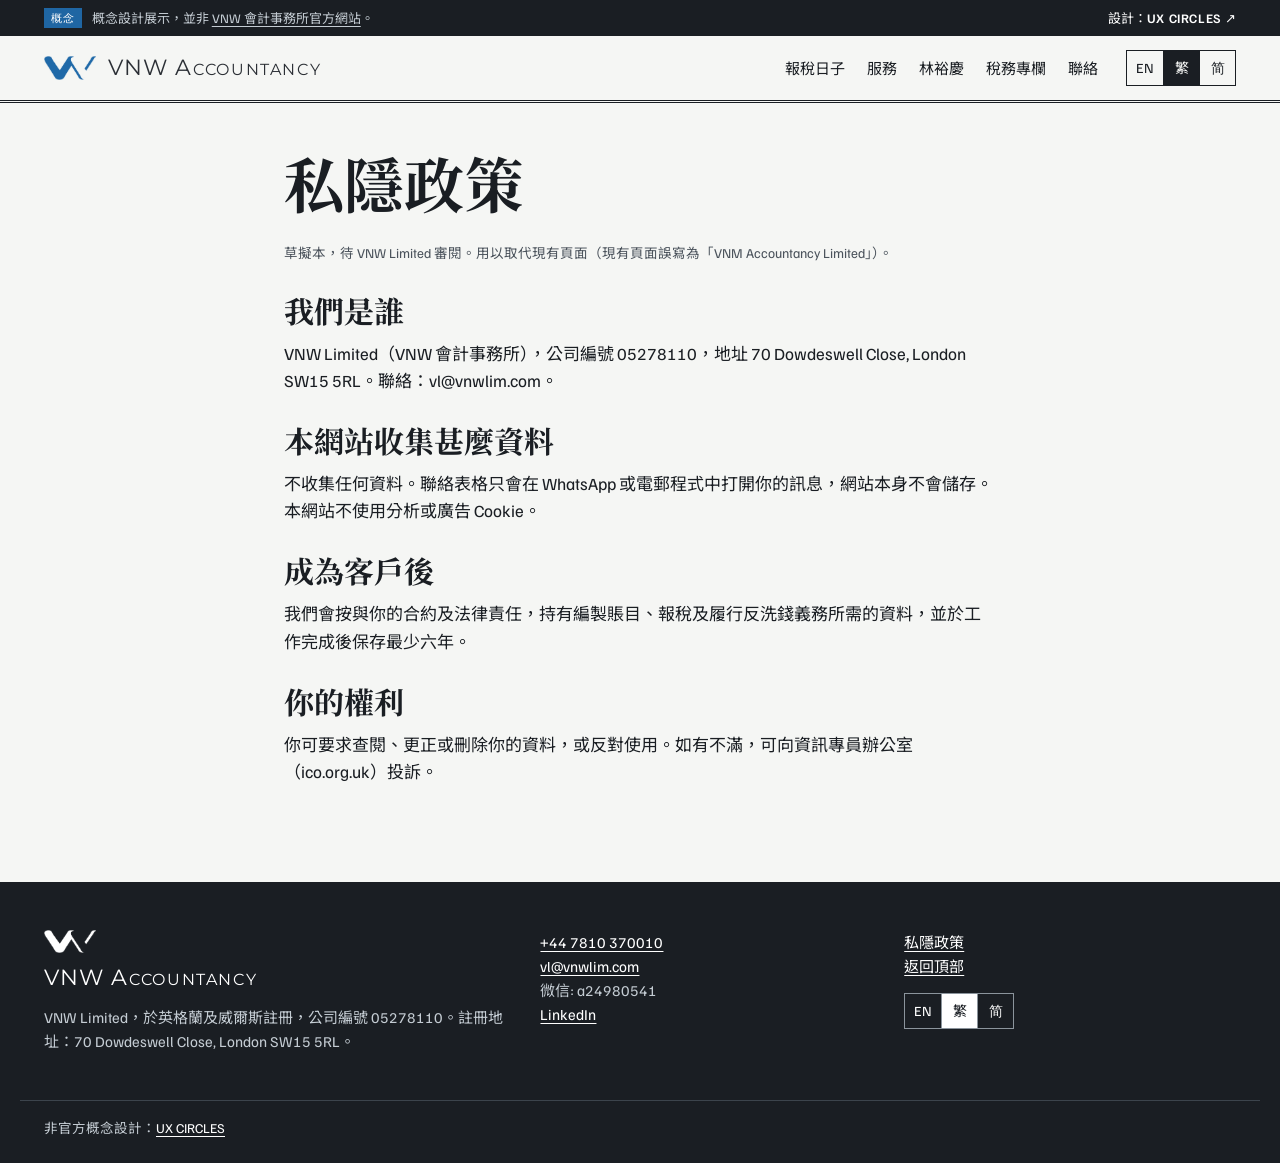
<file: zh/privacy.html>
<!doctype html>
<html lang="zh-Hant">
<head>
<meta charset="utf-8">
<meta name="viewport" content="width=device-width, initial-scale=1">
<meta name="robots" content="noindex, nofollow">
<title>私隱政策 | VNW Accountancy</title>
<meta name="description" content="為個體經營者、業主及有限公司處理稅務和賬目，提供英語、普通話、粵語及閩南話服務。">
<meta name="theme-color" content="#f5f6f4">
<link rel="icon" href="../assets/img/favicon.svg" type="image/svg+xml">
<link rel="alternate" hreflang="en-GB" href="https://uxcircles.github.io/vnwlim/privacy.html">
<link rel="alternate" hreflang="zh-Hant" href="https://uxcircles.github.io/vnwlim/zh/privacy.html">
<link rel="alternate" hreflang="zh-Hans" href="https://uxcircles.github.io/vnwlim/sc/privacy.html">
<link rel="preload" href="../assets/fonts/spectral-500.woff2" as="font" type="font/woff2" crossorigin>
<link rel="preload" href="../assets/fonts/familjen.woff2" as="font" type="font/woff2" crossorigin>
<link rel="preload" href="../assets/fonts/noto-serif-tc-700.woff2" as="font" type="font/woff2" crossorigin>
<link rel="stylesheet" href="../assets/css/site.css?v=912aa85d">
</head>
<body>
<a class="skip" href="#main">跳至正文</a>
<div class="concept" role="note"><div class="concept-in">
<p><span class="concept-tag">概念</span><span class="concept-long">概念設計展示，並非 <a href="https://www.vnwlim.com/" target="_blank" rel="noopener">VNW 會計事務所官方網站</a>。</span></p>
<a class="concept-by" href="https://ux-circles.com/professionals" target="_blank" rel="noopener"><span class="concept-by-pre">設計：</span><strong>UX CIRCLES</strong> ↗</a></div></div><header class="mast" id="top">
<div class="mast-in">
<a class="brand" href="./" aria-label="VNW Accountancy">
<img src="../assets/img/vw-mark.png" width="61" height="27" alt=""><span class="brand-name" aria-hidden="true">VNW <span class="sc">Accountancy</span></span></a>
<nav class="nav" id="nav" aria-label="選單"><a href="./index.html#dates">報稅日子</a><a href="./index.html#services">服務</a><a href="./index.html#vincent">林裕慶</a><a href="./index.html#column">稅務專欄</a><a href="./index.html#contact">聯絡</a></nav>
<nav class="lang" aria-label="Language / 語言"><a href="../privacy.html" hreflang="en-GB" lang="en-GB" title="English">EN</a><a href="../zh/privacy.html" hreflang="zh-Hant" lang="zh-Hant" aria-current="true" title="繁體中文">繁</a><a href="../sc/privacy.html" hreflang="zh-Hans" lang="zh-Hans" title="简体中文">简</a></nav>
<button class="menu-btn" aria-expanded="false" aria-controls="nav">選單</button>
</div>
</header><main id="main" class="page"><div class="wrap narrow"><h1>私隱政策</h1><p class="d-note">草擬本，待 VNW Limited 審閱。用以取代現有頁面（現有頁面誤寫為「VNM Accountancy Limited」）。</p><h2>我們是誰</h2><p>VNW Limited（VNW 會計事務所），公司編號 05278110，地址 70 Dowdeswell Close, London SW15 5RL。聯絡：vl@vnwlim.com。</p><h2>本網站收集甚麼資料</h2><p>不收集任何資料。聯絡表格只會在 WhatsApp 或電郵程式中打開你的訊息，網站本身不會儲存。本網站不使用分析或廣告 Cookie。</p><h2>成為客戶後</h2><p>我們會按與你的合約及法律責任，持有編製賬目、報稅及履行反洗錢義務所需的資料，並於工作完成後保存最少六年。</p><h2>你的權利</h2><p>你可要求查閱、更正或刪除你的資料，或反對使用。如有不滿，可向資訊專員辦公室（ico.org.uk）投訴。</p></div></main><footer class="foot">
<div class="wrap foot-in">
<div><img src="../assets/img/vw-mark.png" width="61" height="27" alt=""><p class="foot-name"><span class="brand-name">VNW <span class="sc">Accountancy</span></span></p>
<p>VNW Limited，於英格蘭及威爾斯註冊，公司編號 05278110。註冊地址：70 Dowdeswell Close, London SW15 5RL。</p></div>
<div><p><a href="tel:+447810370010">+44 7810 370010</a><br><a href="mailto:vl@vnwlim.com">vl@vnwlim.com</a><br>微信: a24980541<br>
<a href="https://www.linkedin.com/in/vincent-lim-140ba69/" target="_blank" rel="noopener">LinkedIn</a></p></div>
<div><p><a href="../zh/privacy.html">私隱政策</a><br><a href="#top">返回頂部</a></p>
<nav class="lang lang-foot" aria-label="Language / 語言"><a href="../privacy.html" hreflang="en-GB" lang="en-GB" title="English">EN</a><a href="../zh/privacy.html" hreflang="zh-Hant" lang="zh-Hant" aria-current="true" title="繁體中文">繁</a><a href="../sc/privacy.html" hreflang="zh-Hans" lang="zh-Hans" title="简体中文">简</a></nav></div>
</div>
<p class="wrap foot-note">非官方概念設計：<a href="https://ux-circles.com/professionals" target="_blank" rel="noopener">UX CIRCLES</a></p>
</footer>
<nav class="mbar" aria-label="致電">
<a href="tel:+447810370010">致電</a><a href="https://wa.me/447810370010" target="_blank" rel="noopener">WhatsApp</a><a href="mailto:vl@vnwlim.com">電郵</a>
</nav><script>window.VNW={"lang": "zh", "deadlines": [{"m": 1, "d": 31, "from": null, "t": "{a} 年度個人報稅：網上報稅及繳清稅款", "w": "繳清 {a} 年度餘額及 {b} 年度第一期預繳稅款。逾期報稅即罰 £100。", "y": {}}, {"m": 2, "d": 7, "from": "2026-08-07", "t": "數碼報稅（MTD）：{b} 年度第三季更新", "w": "適用於已加入 MTD 個人所得稅的個體經營者及業主（10 月 6 日至 1 月 5 日）。", "y": {}}, {"m": 4, "d": 5, "from": null, "t": "{b} 稅務年度結束", "w": "使用本年度 ISA 免稅額、退休金稅務寬減及資本收益免稅額的最後一天。", "y": {}}, {"m": 4, "d": 6, "from": null, "t": "{c} 稅務年度開始", "w": "新年度的免稅額及稅率由今日起生效。", "y": {"2027": "如 2025/26 年度自僱及租金收入超過 £30,000，今日起須以數碼方式報個人所得稅（MTD）。", "2028": "如 2026/27 年度自僱及租金收入超過 £20,000，今日起須以數碼方式報個人所得稅（MTD）。"}}, {"m": 5, "d": 7, "from": "2026-08-07", "t": "數碼報稅（MTD）：{b} 年度第四季更新", "w": "涵蓋 1 月 6 日至 4 月 5 日，全年數字於翌年 1 月 31 日前的報稅表中確定。", "y": {}}, {"m": 5, "d": 31, "from": null, "t": "僱主：向員工發出 {b} 年度 P60", "w": "4 月 5 日仍在職的每位員工都要收到。", "y": {}}, {"m": 7, "d": 6, "from": null, "t": "僱主：遞交 {b} 年度 P11D 及 P11D(b)", "w": "申報公司車、醫療保險等實物福利。", "y": {}}, {"m": 7, "d": 31, "from": null, "t": "{b} 年度第二期預繳稅款", "w": "上一年度個人稅單超過 £1,000 的人士須繳交。", "y": {}}, {"m": 8, "d": 7, "from": "2026-08-07", "t": "數碼報稅（MTD）：{c} 年度第一季更新", "w": "涵蓋 4 月 6 日至 7 月 5 日，須經認可軟件遞交。", "y": {}}, {"m": 10, "d": 5, "from": null, "t": "登記 {b} 年度個人報稅", "w": "如上一稅務年度開始自僱、出租物業或有其他未扣稅收入。", "y": {}}, {"m": 10, "d": 31, "from": null, "t": "{b} 年度紙本個人報稅表", "w": "改為網上報稅可延至 1 月 31 日。", "y": {}}, {"m": 11, "d": 7, "from": "2026-08-07", "t": "數碼報稅（MTD）：{c} 年度第二季更新", "w": "涵蓋 7 月 6 日至 10 月 5 日。", "y": {}}], "ui": {"days": "還有 {n} 天", "day": "明天", "today": "今天", "months": ["1月", "2月", "3月", "4月", "5月", "6月", "7月", "8月", "9月", "10月", "11月", "12月"]}, "co": {"rows": {"ct_pay": "繳交公司稅", "ch": "向公司註冊處遞交年度報表", "ct600": "遞交公司稅表（CT600）", "vat": "遞交增值稅表及繳稅"}, "notes": {"ct_pay": "年結後 9 個月零 1 天；適用於利潤低於 £150 萬的公司。", "ch": "私人公司為年結後 9 個月（首年另有規定）。", "ct600": "年結後 12 個月。", "vat": "季度結束後 1 個月零 7 天，經 MTD 軟件遞交。"}, "empty": "選擇日期後顯示限期", "passed": "已過"}, "form": {"need": "請填寫姓名及聯絡方式。", "hello": "林先生您好", "name": "姓名", "phone": "電話", "reach": "電郵或微信號", "topic": "查詢事項", "lang": "回覆語言"}, "wa": "https://wa.me/447810370010", "email": "vl@vnwlim.com"};</script>
<script src="../assets/js/main.js?v=7a157bbf" defer></script>
</body>
</html>
</file>
<file: assets/css/site.css>
/* VNW Accountancy concept. Newsprint page: ink on cool paper, the VW logo's blue, column rules. */
@font-face { font-family: "Spectral"; src: url("../fonts/spectral-400.woff2") format("woff2"); font-weight: 400; font-display: swap; }
@font-face { font-family: "Spectral"; src: url("../fonts/spectral-500.woff2") format("woff2"); font-weight: 500; font-display: swap; }
@font-face { font-family: "Familjen Grotesk"; src: url("../fonts/familjen.woff2") format("woff2"); font-weight: 400 700; font-display: swap; }
@font-face { font-family: "Montserrat"; src: url("../fonts/montserrat.woff2") format("woff2"); font-weight: 300 500; font-display: swap; }
@font-face { font-family: "DM Mono"; src: url("../fonts/dm-mono-500.woff2") format("woff2"); font-weight: 500; font-display: swap; }
@font-face { font-family: "Noto Serif TC"; src: url("../fonts/noto-serif-tc-700.woff2") format("woff2"); font-weight: 700; font-display: swap; }
@font-face { font-family: "Noto Sans TC"; src: url("../fonts/noto-sans-tc-400.woff2") format("woff2"); font-weight: 400; font-display: swap; }
@font-face { font-family: "Noto Sans TC"; src: url("../fonts/noto-sans-tc-700.woff2") format("woff2"); font-weight: 700; font-display: swap; }
@font-face { font-family: "Noto Serif SC"; src: url("../fonts/noto-serif-sc-700.woff2") format("woff2"); font-weight: 700; font-display: swap; }
@font-face { font-family: "Noto Sans SC"; src: url("../fonts/noto-sans-sc-400.woff2") format("woff2"); font-weight: 400; font-display: swap; }
@font-face { font-family: "Noto Sans SC"; src: url("../fonts/noto-sans-sc-700.woff2") format("woff2"); font-weight: 700; font-display: swap; }

:root {
  --paper: #f5f6f4;
  --paper-2: #e9ecee;
  --ink: #1a1e23;
  --ink-2: #4b535c;
  --rule: #c3c9cf;
  --blue: #1f66a3;
  --blue-deep: #134a78;
  --white: #ffffff;
  --display: "Spectral", "Noto Serif TC", Georgia, serif;
  --text: "Familjen Grotesk", "Noto Sans TC", system-ui, sans-serif;
  --mono: "DM Mono", ui-monospace, monospace;
  --wrap: 1240px;
  --head-h: 64px;
}
:lang(zh-Hans) { --display: "Spectral", "Noto Serif SC", serif; --text: "Familjen Grotesk", "Noto Sans SC", system-ui, sans-serif; }
[lang="zh-Hant"] { --display: "Spectral", "Noto Serif TC", serif; --text: "Familjen Grotesk", "Noto Sans TC", system-ui, sans-serif; }

*, *::before, *::after { box-sizing: border-box; }
html, body { overflow-x: clip; }
html { scroll-behavior: smooth; scroll-padding-top: calc(var(--head-h) + 12px); -webkit-text-size-adjust: 100%; }
@media (prefers-reduced-motion: reduce) { html { scroll-behavior: auto; } *, *::before, *::after { transition: none !important; animation: none !important; } }
body { margin: 0; background: var(--paper); color: var(--ink); font: 400 17px/1.6 var(--text); }
img { max-width: 100%; height: auto; display: block; }
a { color: var(--blue-deep); text-underline-offset: 3px; }
a:hover { color: var(--blue); }
:focus-visible { outline: 3px solid var(--blue); outline-offset: 2px; }
h1, h2, h3 { margin: 0; font-weight: 400; text-wrap: balance; }
h2 { font: 500 clamp(30px, 3.8vw, 48px)/1.1 var(--display); letter-spacing: -0.015em; }
h3 { font: 700 17px/1.35 var(--text); }
:lang(zh) h1, :lang(zh) h2 { font-weight: 700; letter-spacing: 0; line-height: 1.2; }
p { margin: 0 0 1em; }
ul, ol { margin: 0; padding: 0; list-style: none; }
.wrap { max-width: var(--wrap); margin: 0 auto; padding: 0 24px; }
.narrow { max-width: 760px; }
.small { font-size: 14px; color: var(--ink-2); }
.skip { position: absolute; left: 8px; top: -60px; background: var(--ink); color: #fff; padding: 10px 14px; z-index: 50; }
.skip:focus { top: 8px; }

/* concept bar: one line on every screen, same pattern as the other UX CIRCLES concepts */
.concept { background: var(--ink); color: #c4ccd3; font-size: 13px; line-height: 1.4; }
.concept-in { max-width: var(--wrap); margin: 0 auto; padding: 0 24px; height: 36px; display: flex; align-items: center; justify-content: space-between; gap: 16px; }
.concept-in p { display: flex; align-items: center; gap: 10px; margin: 0; min-width: 0; white-space: nowrap; overflow: hidden; text-overflow: ellipsis; }
.concept-tag { flex-shrink: 0; background: var(--blue); color: #fff; font: 500 11px/1.4 var(--mono); text-transform: uppercase; letter-spacing: .08em; padding: 3px 7px 2px; }
.concept-long { overflow: hidden; text-overflow: ellipsis; }
.concept-long a { color: inherit; text-underline-offset: 3px; }
.concept-by { flex-shrink: 0; color: #fff; text-decoration: none; white-space: nowrap; }
.concept-by strong { font-weight: 600; letter-spacing: .05em; }
.concept-by:hover { color: #8fc0ea; }
@media (max-width: 760px) { .concept-long { display: none; } }
@media (max-width: 640px) { .concept-in { padding: 0 16px; } }

/* masthead */
.mast { position: sticky; top: 0; z-index: 20; background: var(--paper); border-bottom: 3px double var(--ink); }
.mast-in { max-width: var(--wrap); margin: 0 auto; padding: 0 24px; height: var(--head-h); display: flex; align-items: center; gap: 28px; }
.brand { display: flex; align-items: center; gap: 12px; text-decoration: none; color: var(--ink); flex-shrink: 0; }
.brand img { width: 52px; height: auto; }
/* wordmark: light geometric caps + small caps, after the original "VNW Limited" logotype */
.brand-name { font: 400 22px/1 "Montserrat", sans-serif; letter-spacing: .05em; color: #2b2f35; white-space: nowrap; }
.brand-name .sc { display: inline-block; font-size: .74em; letter-spacing: .1em; text-transform: uppercase; }
.brand-name .sc::first-letter { font-size: 1.35em; }
.nav { display: flex; gap: 22px; margin-left: auto; }
.nav a { color: var(--ink); text-decoration: none; font-size: 15px; font-weight: 500; padding: 10px 0; }
.nav a:hover { color: var(--blue); text-decoration: underline; }
.lang { display: flex; border: 1px solid var(--ink); }
.lang a { min-width: 36px; padding: 6px 8px; text-align: center; font-size: 14px; color: var(--ink); text-decoration: none; }
.lang a + a { border-left: 1px solid var(--ink); }
.lang a[aria-current] { background: var(--ink); color: var(--paper); }
.menu-btn { display: none; margin-left: auto; background: none; border: 1px solid var(--ink); font: 500 15px var(--text); color: var(--ink); padding: 0 14px; height: 44px; cursor: pointer; }

/* hero: the dates */
.hero { padding: 28px 0 56px; }
.dateline { display: flex; flex-wrap: wrap; justify-content: space-between; gap: 4px 18px; border-bottom: 1px solid var(--ink); padding-bottom: 8px; margin: 0 0 28px; font: 500 12.5px/1.4 var(--mono); text-transform: uppercase; letter-spacing: .04em; color: var(--ink-2); }
:lang(zh) .dateline { text-transform: none; }
.hero h1 { font: 500 clamp(42px, 7vw, 100px)/1.02 var(--display); letter-spacing: -0.02em; max-width: 12ch; }
:lang(zh) .hero h1 { font-size: clamp(30px, 8.6vw, 84px); line-height: 1.12; max-width: 12em; letter-spacing: 0.01em; }
.hero-top { display: grid; grid-template-columns: 1.55fr 1fr; gap: 48px; align-items: end; margin-bottom: 48px; }
.lede { max-width: 62ch; font-size: clamp(17px, 1.5vw, 19px); color: var(--ink-2); margin: 0 0 8px; border-left: 1px solid var(--rule); padding-left: 24px; }
.nw { white-space: nowrap; }
.d-head { font: 500 13px/1 var(--mono); text-transform: uppercase; letter-spacing: .08em; color: var(--blue-deep); padding-bottom: 10px; border-bottom: 3px solid var(--ink); }
.d-list { counter-reset: d; }
.d-row { display: grid; grid-template-columns: minmax(170px, 230px) 130px 1fr; gap: 8px 28px; align-items: baseline; padding: 20px 0; border-bottom: 1px solid var(--rule); }
.d-date { display: flex; align-items: baseline; gap: 10px; font-family: var(--mono); font-weight: 500; }
.d-day { font-size: clamp(54px, 6vw, 84px); line-height: .9; letter-spacing: -0.04em; color: var(--ink); }
.d-mon { font-size: 15px; text-transform: uppercase; letter-spacing: .04em; color: var(--ink-2); }
.d-count { font: 500 15px/1.3 var(--mono); color: var(--blue-deep); }
.d-row:first-child .d-count { background: var(--blue); color: #fff; padding: 3px 8px; justify-self: start; }
.d-text h3 { font: 500 clamp(20px, 2vw, 25px)/1.25 var(--display); }
:lang(zh) .d-text h3 { font-weight: 700; font-size: clamp(19px, 1.9vw, 23px); }
.d-text p { margin: 6px 0 0; color: var(--ink-2); max-width: 62ch; }
.d-more { margin-top: 18px; }
.d-more summary { cursor: pointer; font-weight: 600; min-height: 44px; display: flex; align-items: center; color: var(--blue-deep); }
.d-list-sm .d-row { grid-template-columns: 160px 120px 1fr; padding: 12px 0; }
.d-list-sm .d-day { font-size: 30px; }
.d-list-sm .d-text h3 { font: 700 16px/1.35 var(--text); }
.d-list-sm .d-row:first-child .d-count { background: none; color: var(--blue-deep); padding: 0; }
.d-paye { margin: 22px 0 0; padding: 14px 18px; background: var(--paper-2); border-left: 4px solid var(--blue); }
.hero-cta { display: flex; flex-wrap: wrap; align-items: center; gap: 12px; margin-top: 32px; }
.cta-label { margin: 0 12px 0 0; font: 500 23px/1.2 var(--display); }
:lang(zh) .cta-label { font-weight: 700; font-size: 21px; }
.d-note { font-size: 13.5px; color: var(--ink-2); margin-top: 18px; }
.btn { display: inline-flex; align-items: center; justify-content: center; min-height: 48px; padding: 0 22px; border: 2px solid var(--ink); background: transparent; color: var(--ink); font: 600 16px var(--text); text-decoration: none; cursor: pointer; }
.btn:hover { background: var(--ink); color: var(--paper); }
.btn-ink { background: var(--ink); color: var(--paper); }
.btn-ink:hover { background: var(--blue-deep); border-color: var(--blue-deep); color: #fff; }

/* company tool */
.co { background: var(--ink); color: #e7ebee; padding: 64px 0; }
.co h2 { color: #fff; }
.co-in { display: grid; grid-template-columns: 1fr 1.15fr; gap: 48px; }
.co p { color: #c4ccd3; }
.co-form { display: grid; grid-template-columns: 1fr 1fr; gap: 16px; margin: 24px 0 14px; }
.co-form label { display: grid; gap: 6px; font-size: 14px; font-weight: 600; color: #fff; }
.co input { min-height: 48px; padding: 0 12px; border: 1px solid #8b949c; background: #22282f; color: #fff; font: 500 16px var(--mono); color-scheme: dark; width: 100%; }
.co .small { color: #aab3bb; }
.co-out { border-top: 3px solid #fff; }
.co-out li { display: grid; grid-template-columns: 1fr auto; gap: 2px 20px; padding: 16px 0; border-bottom: 1px solid #3c444c; }
.co-out strong { font: 500 21px/1.25 var(--display); color: #fff; }
:lang(zh) .co-out strong { font-weight: 700; font-size: 19px; }
.co-out .when { font: 500 18px/1.3 var(--mono); color: #fff; text-align: right; }
.co-out .in { font: 500 13px var(--mono); color: #8fc0ea; text-align: right; }
.co-out .note { font-size: 14px; color: #aab3bb; }
.co-out .past { opacity: .6; }

/* services: newspaper columns */
.svc { padding: 72px 0 56px; }
.svc-grid { display: grid; grid-template-columns: repeat(4, 1fr); margin-top: 28px; border-top: 3px solid var(--ink); }
.svc-col { padding: 18px 22px 8px; border-left: 1px solid var(--rule); }
.svc-col:first-child { border-left: 0; padding-left: 0; }
.svc-col h3 { font: 500 25px/1.15 var(--display); margin-bottom: 10px; }
:lang(zh) .svc-col h3 { font-weight: 700; font-size: 22px; }
.svc-col li { padding: 7px 0; border-bottom: 1px dotted var(--rule); }
.svc-new { margin-top: 28px; font: 400 clamp(20px, 2.1vw, 26px)/1.35 var(--display); max-width: 44ch; }
:lang(zh) .svc-new { font-weight: 700; font-size: clamp(18px, 2vw, 22px); line-height: 1.5; }

.ways { padding: 8px 0 72px; }
.ways-list { display: grid; grid-template-columns: repeat(4, 1fr); gap: 28px; margin-top: 28px; }
.ways-list li { border-top: 1px solid var(--ink); padding-top: 14px; }
.w-n { font: 500 14px var(--mono); color: var(--blue-deep); }
.ways-list h3 { margin: 6px 0 8px; }
.ways-list p { color: var(--ink-2); font-size: 16px; }

/* Vincent */
.vin { background: var(--white); border-top: 3px double var(--ink); border-bottom: 3px double var(--ink); padding: 72px 0; }
.vin-in { display: grid; grid-template-columns: 0.9fr 1.1fr; gap: 56px; align-items: start; }
.vin-photo { margin: 0; }
.vin-photo img { width: 100%; aspect-ratio: 4 / 3; object-fit: cover; filter: grayscale(.15); }
.vin-text h2 { margin-bottom: 20px; }
.vin-facts { display: grid; grid-template-columns: 1fr 1fr; gap: 24px 32px; margin-top: 28px; }
.vin-facts > div:nth-child(2) { grid-row: span 2; }
.vin-facts h3 { font: 500 12.5px var(--mono); text-transform: uppercase; letter-spacing: .07em; color: var(--blue-deep); border-bottom: 1px solid var(--ink); padding-bottom: 6px; margin-bottom: 8px; }
.vin-facts li { padding: 5px 0; font-size: 15.5px; }
.langs { display: flex; flex-wrap: wrap; gap: 8px; }
.langs li { padding: 6px 12px; border: 1px solid var(--ink); font-size: 16px; }

/* the column */
.col { padding: 72px 0; }
.col-head { display: grid; grid-template-columns: 1fr 1.3fr; gap: 40px; align-items: end; padding-bottom: 20px; border-bottom: 3px solid var(--ink); }
.col-head p { margin: 0; color: var(--ink-2); }
.col-grid { columns: 3 300px; column-gap: 40px; column-rule: 1px solid var(--rule); margin-top: 24px; }
.c-item { break-inside: avoid; padding: 0 0 22px; margin-bottom: 22px; border-bottom: 1px solid var(--rule); }
.c-item time { font: 500 12.5px var(--mono); text-transform: uppercase; letter-spacing: .05em; color: var(--blue-deep); }
.c-item h3 { font: 700 21px/1.35 "Noto Serif TC", serif; margin: 4px 0 6px; }
:lang(zh-Hans) .c-item h3 { font-family: "Noto Serif SC", serif; }
.c-en { display: block; font: 500 18px/1.3 var(--display); margin-top: 2px; }
.c-item p { color: var(--ink-2); font-size: 15.5px; margin-bottom: 8px; }
.c-flag { background: #fff4d6; border-left: 3px solid #b07b00; padding: 8px 10px; color: var(--ink) !important; font-size: 14px !important; }
.c-ask { font-size: 14.5px; font-weight: 600; display: inline-flex; min-height: 44px; align-items: center; }

/* contact */
.contact { background: var(--paper-2); padding: 72px 0; border-top: 3px double var(--ink); }
.ct-in { display: grid; grid-template-columns: 1fr 1.2fr; gap: 56px; }
.ct-phone { font: 500 clamp(26px, 3.2vw, 40px)/1.1 var(--mono); letter-spacing: -0.02em; margin: 20px 0; }
.ct-phone a { color: var(--ink); text-decoration: none; }
.ct-list li { padding: 10px 0; border-top: 1px solid var(--rule); }
.ct-form { display: grid; gap: 16px; background: var(--white); padding: 28px; border: 1px solid var(--ink); }
.ct-form label { display: grid; gap: 6px; font-size: 14.5px; font-weight: 600; }
.ct-form input, .ct-form select, .ct-form textarea { width: 100%; min-height: 48px; padding: 10px 12px; border: 1px solid var(--ink-2); background: var(--paper); font: 400 16px var(--text); color: var(--ink); border-radius: 0; }
.two { display: grid; grid-template-columns: 1fr 1fr; gap: 16px; }
.ct-btns { display: flex; flex-wrap: wrap; gap: 10px; }
.ct-err { color: #a3221b; font-weight: 600; margin: 0; }

/* footer */
.foot { background: var(--ink); color: #c4ccd3; padding: 48px 0 24px; font-size: 15px; }
.foot a { color: #fff; }
.foot-in { display: grid; grid-template-columns: 1.4fr 1fr 1fr; gap: 32px; }
.foot img { filter: brightness(0) invert(1); width: 52px; }
.foot-name { margin: 14px 0; }
.foot-name .brand-name { color: #fff; }
.lang-foot { border-color: #8b949c; display: inline-flex; }
.lang-foot a { color: #fff; }
.lang-foot a + a { border-color: #8b949c; }
.lang-foot a[aria-current] { background: #fff; color: var(--ink); }
.foot-note { margin-top: 32px; padding-top: 16px; border-top: 1px solid #3c444c; font-size: 13.5px; }
.mbar { display: none; }

/* privacy and 404 */
.page { padding: 56px 0 80px; }
.page h1 { font: 500 clamp(36px, 5vw, 60px)/1.05 var(--display); margin-bottom: 20px; }
.page h2 { font-size: 30px; margin: 32px 0 8px; }
.nf-in { padding: 48px 24px; }
.nf h1 { font: 500 clamp(40px, 6.5vw, 84px)/1.02 var(--display); max-width: 13ch; margin: 24px 0 12px; }
.nf-zh { font: 700 28px "Noto Serif TC", serif; }

@media (max-width: 1080px) {
  .nav { gap: 16px; }
  .svc-grid { grid-template-columns: 1fr 1fr; }
  .svc-col:nth-child(3) { border-left: 0; padding-left: 0; }
  .ways-list { grid-template-columns: 1fr 1fr; }
}
@media (max-width: 920px) {
  :root { --head-h: 60px; }
  .menu-btn { display: block; }
  .mast .lang { margin-left: auto; }
  .menu-btn { margin-left: 0; }
  .nav { display: none; position: absolute; top: 100%; left: 0; right: 0; flex-direction: column; gap: 0; background: var(--paper); border-bottom: 3px double var(--ink); padding: 8px 24px 16px; }
  .nav.open { display: flex; }
  .nav a { padding: 12px 0; border-bottom: 1px solid var(--rule); font-size: 18px; }
  .hero-top { grid-template-columns: 1fr; gap: 20px; margin-bottom: 36px; }
  .lede { border-left: 0; padding-left: 0; }
  .co-in, .vin-in, .ct-in, .col-head { grid-template-columns: 1fr; gap: 28px; }
  .d-row { grid-template-columns: 150px 1fr; }
  .d-row .d-text { grid-column: 1 / -1; }
  .d-list-sm .d-row { grid-template-columns: 130px 1fr; }
  .foot-in { grid-template-columns: 1fr 1fr; }
  .foot-in > div:first-child { grid-column: 1 / -1; }
}
@media (max-width: 640px) {
  body { font-size: 16px; padding-bottom: 64px; }
  .wrap, .mast-in { padding-left: 16px; padding-right: 16px; }
  .mast-in { gap: 10px; }
  .brand img { width: 40px; }
  .brand-name { font-size: 18px; }
  .mast .lang, .menu-btn { flex-shrink: 0; }
  .lang a { min-width: 32px; padding: 6px 4px; font-size: 13px; }
  .menu-btn { padding: 0 10px; font-size: 14px; }
  .d-row { grid-template-columns: 1fr auto; gap: 4px 12px; padding: 16px 0; }
  .d-day { font-size: 48px; }
  .d-count { text-align: right; }
  .co-form, .two { grid-template-columns: 1fr; }
  .svc-grid { grid-template-columns: 1fr; }
  .svc-col { border-left: 0; padding: 16px 0 6px; border-bottom: 1px solid var(--ink); }
  .ways-list, .vin-facts, .foot-in { grid-template-columns: 1fr; }
  .vin-facts > div:nth-child(2) { grid-row: auto; }
  .ct-form { padding: 20px 16px; }
  .cta-label { width: 100%; }
  .hero-cta .btn { flex: 1 1 180px; }
  .mbar { display: grid; grid-template-columns: repeat(3, 1fr); position: fixed; left: 0; right: 0; bottom: 0; z-index: 30; background: var(--ink); border-top: 3px solid var(--blue); padding-bottom: env(safe-area-inset-bottom); }
  .mbar a { color: #fff; text-decoration: none; text-align: center; padding: 0 4px; min-height: 56px; display: flex; align-items: center; justify-content: center; font-weight: 600; }
  .mbar a + a { border-left: 1px solid #3c444c; }
  body.menu-open .mbar { display: none; }
}
@media (max-width: 440px) {
  .brand-name { font-size: 19px; }
  .brand-name .sc { display: none; }
}
</file>
